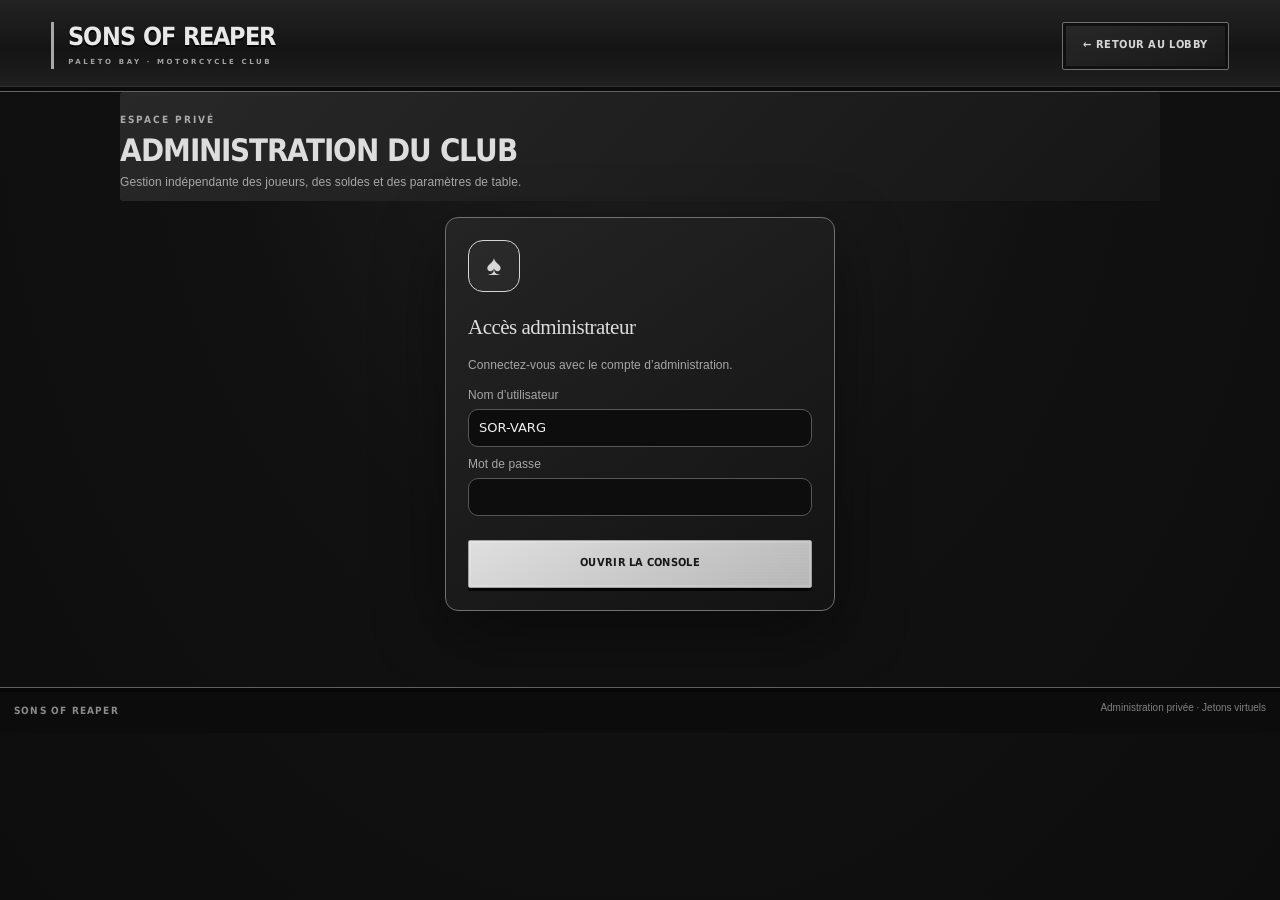
<file: app/admin.html>
<!doctype html>
<html lang="fr"><head><meta charset="utf-8"><meta name="viewport" content="width=device-width,initial-scale=1"><meta name="theme-color" content="#09090b"><meta name="mobile-web-app-capable" content="yes"><meta name="apple-mobile-web-app-capable" content="yes"><meta name="apple-mobile-web-app-status-bar-style" content="black-translucent"><meta name="apple-mobile-web-app-title" content="Sons of Reaper"><link rel="manifest" href="./manifest.webmanifest"><link rel="preload" href="./club-heading.woff" as="font" type="font/woff" crossorigin><title>Administration — Sons of Reaper</title><link rel="stylesheet" href="./style.css?v=sor-1.2.0"><link rel="stylesheet" href="./sor-theme.css?v=sor-1.2.0">
<link rel="stylesheet" href="./club-ui.css?v=sor-1.2.0">
<link rel="stylesheet" href="./roulette.css?v=sor-1.2.0"></head>
<body class="admin-page"><header class="top admin-top"><a class="brand" href="./index.html"><span class="sor-wordmark"><strong>SONS OF REAPER</strong><small>PALETO BAY · MOTORCYCLE CLUB</small></span><span class="brand-subtitle"><small>CLUB · BACK OFFICE</small></span></a><a class="button ghost" href="./index.html">← Retour au lobby</a></header>
<main class="admin-main"><section class="admin-hero"><p class="eyebrow">ESPACE PRIVÉ</p><h1>Administration du club</h1><p>Gestion indépendante des joueurs, des soldes et des paramètres de table.</p></section><div id="adminNotice" role="status"></div>
<section id="adminLoginCard" class="admin-login-card"><div class="admin-card-icon">♠</div><h2>Accès administrateur</h2><p class="muted">Connectez-vous avec le compte d’administration.</p><form id="adminLoginForm"><label>Nom d’utilisateur<input name="username" value="SOR-VARG" autocomplete="username" required></label><label>Mot de passe<input name="password" type="password" autocomplete="current-password" required></label><button class="button wide" type="submit">Ouvrir la console</button></form></section>
<section id="adminConsole" class="hidden"><div class="admin-toolbar"><div><p class="eyebrow">TABLEAU DE BORD</p><h2>Console du club</h2></div><button id="adminLogout" class="button ghost" type="button">Déconnexion</button></div>
<section class="admin-section"><h3>Paramètres des tables</h3><form id="settingsForm" class="settings-grid"><label>Tables actives<input name="active_tables" type="number" min="1" max="6" required></label><label>Petite blinde (mise minimale)<input name="min_bet" type="number" min="1" max="10000" required></label><p class="muted settings-note">La grosse blinde vaut le double. Le changement s’applique à la prochaine main.</p><p class="muted settings-note">Aucun plafond de mise : le bouton « Tapis » permet de miser tous les jetons disponibles.</p><button class="button" type="submit">Enregistrer les paramètres</button></form></section>
<section class="admin-section"><div class="admin-toolbar"><div><p class="eyebrow">MAINTENANCE</p><h3>Réinitialiser les tables</h3><p class="muted">Réinitialiser conserve les joueurs assis. Vider retire tous les joueurs de la table.</p></div></div><div id="adminTableTools" class="admin-table-tools"></div></section><section class="admin-section"><div class="admin-toolbar"><div><p class="eyebrow">COMPTES</p><h3>Joueurs et soldes</h3></div><span class="admin-count" id="userCount">0 comptes</span></div><label class="admin-search-wrap" for="adminUserSearch"><span aria-hidden="true">⌕</span><input id="adminUserSearch" type="search" placeholder="Rechercher un compte ou pseudonyme…" autocomplete="off" aria-label="Rechercher un compte"></label><p id="adminSearchEmpty" class="muted admin-search-empty" hidden>Aucun compte ne correspond à cette recherche.</p><div id="adminUsers" class="admin-users"></div></section></section></main><footer>SONS OF REAPER <span>Administration privée · Jetons virtuels</span></footer><script src="./admin.js?v=sor-1.2.0" defer></script><script src="./sw-register.js?v=sor-1.2.0" defer></script></body></html>
</file>
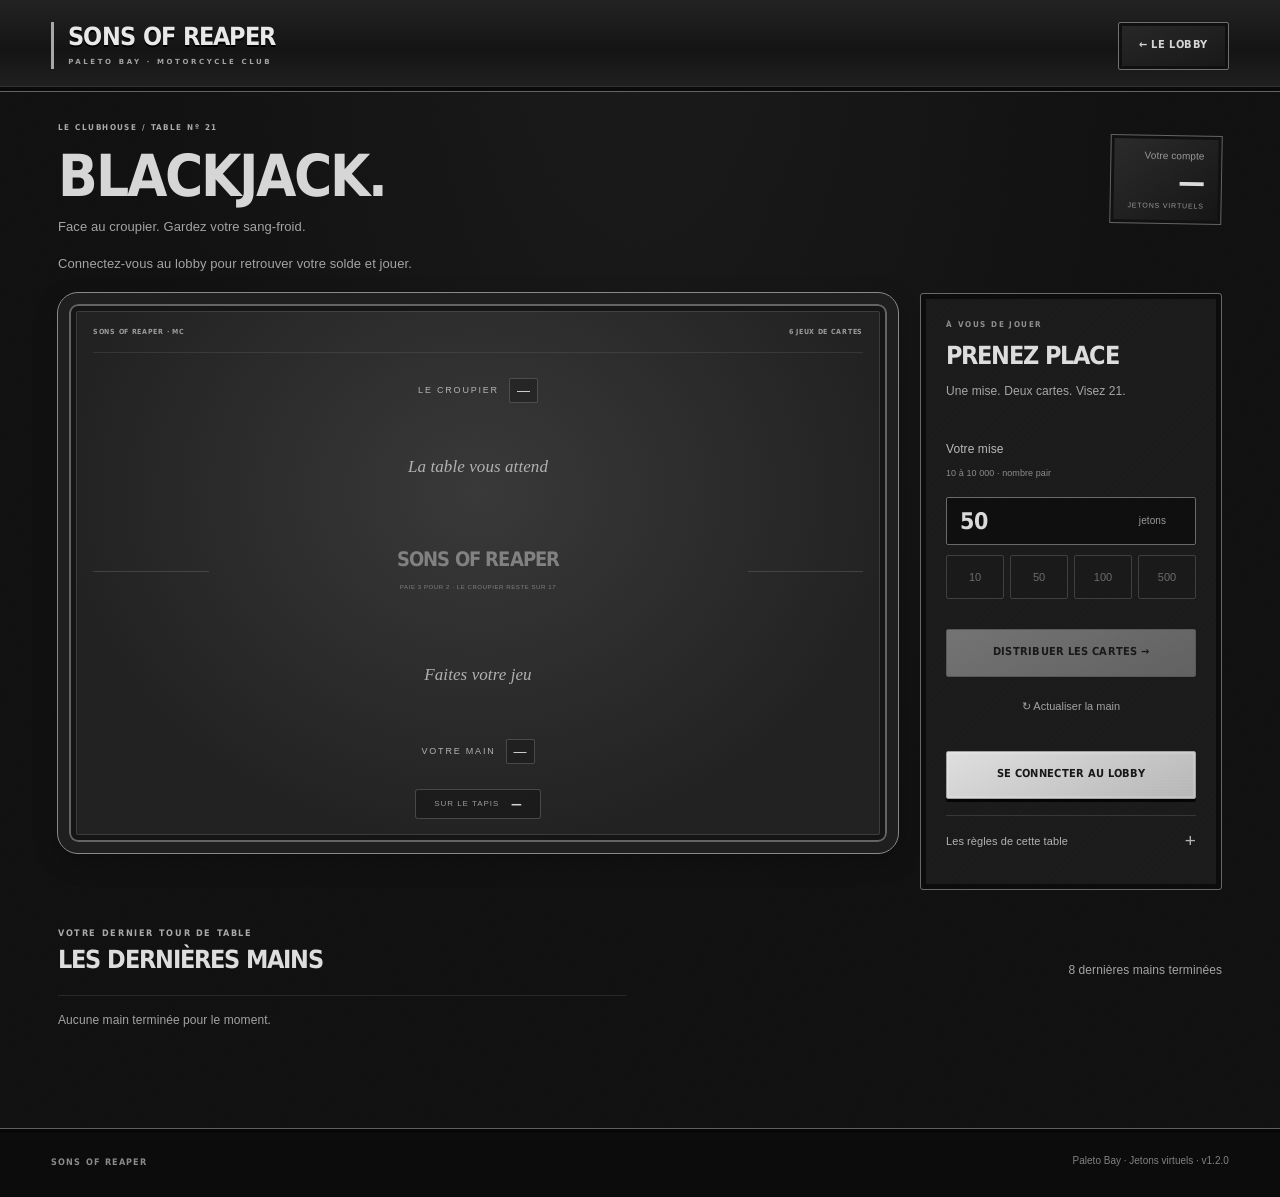
<file: app/blackjack.html>
<!doctype html>
<html lang="fr" data-sor-build="1.2.0-sor-roulette">
<head><meta charset="utf-8"><meta name="viewport" content="width=device-width,initial-scale=1,viewport-fit=cover"><meta name="theme-color" content="#101111"><link rel="manifest" href="./manifest.webmanifest"><link rel="preload" href="./club-heading.woff" as="font" type="font/woff" crossorigin><title>Blackjack — Sons of Reaper</title><link rel="stylesheet" href="./style.css?v=sor-1.2.0"><link rel="stylesheet" href="./sor-theme.css?v=sor-1.2.0"><link rel="stylesheet" href="./club-ui.css?v=sor-1.2.0"><link rel="stylesheet" href="./roulette.css?v=sor-1.2.0"></head>
<body class="bj-page">
<header class="top"><a class="brand" href="./index.html"><span class="sor-wordmark"><strong>SONS OF REAPER</strong><small>PALETO BAY · MOTORCYCLE CLUB</small></span></a><a class="button ghost" href="./index.html">← Le lobby</a></header>
<main class="bj-main">
<div class="bj-heading"><div><p class="eyebrow">LE CLUBHOUSE / TABLE Nº 21</p><h1>Blackjack.</h1><p class="muted">Face au croupier. Gardez votre sang-froid.</p></div><div class="bj-wallet"><span id="bjName">Votre compte</span><strong id="bjBalance">—</strong><small>JETONS VIRTUELS</small></div></div>
<p id="bjMessage" class="bj-message" role="status" aria-live="polite">Préparation de la table…</p>
<div class="bj-layout">
<section class="bj-table" aria-label="Table de blackjack">
 <div class="bj-table-label"><span>SONS OF REAPER · MC</span><span>6 JEUX DE CARTES</span></div>
 <div class="bj-hand-zone"><div class="bj-hand-label">LE CROUPIER <span id="bjDealerTotal" class="bj-score">—</span></div><div id="bjDealer" class="bj-cards" aria-label="Cartes du croupier"><span class="bj-empty">La table vous attend</span></div></div>
 <div class="bj-table-center" aria-hidden="true"><span>♠</span><strong>SONS OF REAPER</strong><small>PAIE 3 POUR 2 · LE CROUPIER RESTE SUR 17</small></div>
 <div class="bj-hand-zone"><div id="bjPlayer" class="bj-cards" aria-label="Vos cartes"><span class="bj-empty">Faites votre jeu</span></div><div class="bj-hand-label">VOTRE MAIN <span id="bjPlayerTotal" class="bj-score">—</span></div></div>
 <div class="bj-stake">SUR LE TAPIS <strong id="bjStake">—</strong></div>
</section>
<aside class="bj-controls" aria-label="Vos actions">
 <p class="eyebrow">À VOUS DE JOUER</p><h2 id="bjPhase">Prenez place</h2>
 <p id="bjResult" class="bj-result" aria-live="polite">Une mise. Deux cartes. Visez 21.</p>
 <form id="bjBetForm"><label for="bjBet">Votre mise <small>10 à 10 000 · nombre pair</small></label><div class="bj-bet-input"><input id="bjBet" type="number" min="10" max="10000" step="2" value="50" inputmode="numeric" required><span>jetons</span></div><div class="bj-presets" aria-label="Mises rapides"><button type="button" data-bet="10">10</button><button type="button" data-bet="50">50</button><button type="button" data-bet="100">100</button><button type="button" data-bet="500">500</button></div><button class="button wide" id="bjDeal" type="submit" disabled>Distribuer les cartes →</button></form>
 <div id="bjActions" class="bj-actions" hidden><button class="button" id="bjHit" type="button">+ Carte</button><button class="button ghost" id="bjStand" type="button">Rester</button><button class="button ghost wide" id="bjDouble" type="button">Doubler la mise</button></div>
 <button class="button ghost wide" id="bjRetry" type="button" hidden>Reprendre la demande</button><button class="bj-sync" id="bjRefresh" type="button">↻ Actualiser la main</button>
 <a id="bjLogin" class="button wide" href="./index.html" hidden>Se connecter au lobby</a><p id="bjAccess" class="muted tiny"></p>
 <details class="bj-rules"><summary>Les règles de cette table</summary><p>Battez le croupier sans dépasser 21. L’as vaut 1 ou 11, les figures 10. Le croupier tire jusqu’à 16 et reste sur tous les 17.</p><p>Blackjack naturel : gain de 3:2. Autre victoire : 1:1. Égalité : mise rendue. Doubler ajoute une mise identique, donne une seule carte puis termine votre tour. Disponible avec vos deux premières cartes, si le solde suffit.</p><p>6 jeux mélangés à chaque main. Pas de séparation des paires ni d’assurance. Une seule partie à la fois entre poker et blackjack. Votre main est conservée si vous quittez la page.</p><p>Jetons virtuels, sans valeur monétaire.</p></details>
</aside></div>
<section class="bj-history"><div class="section-head"><div><p class="eyebrow">VOTRE DERNIER TOUR DE TABLE</p><h2>Les dernières mains</h2></div><span class="muted tiny">8 dernières mains terminées</span></div><ol id="bjHistory"><li class="muted">Votre historique apparaîtra ici.</li></ol></section>
</main><footer>SONS OF REAPER <span>Paleto Bay · Jetons virtuels · v1.2.0</span></footer><script src="./blackjack.js?v=sor-1.2.0" defer></script><script src="./sw-register.js?v=sor-1.2.0" defer></script></body></html>
</file>
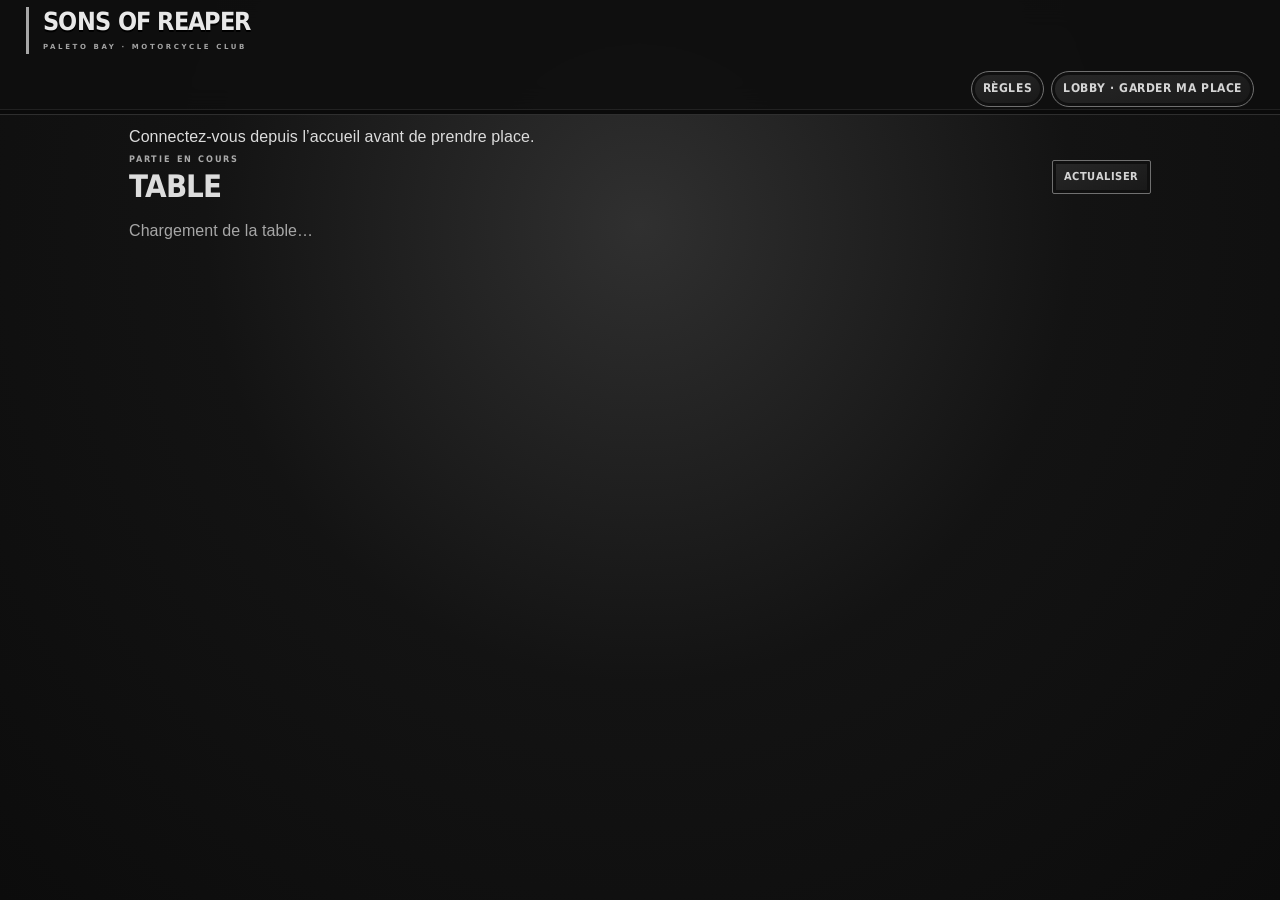
<file: app/game.html>
<!doctype html>
<html lang="fr"><head><meta charset="utf-8"><meta name="viewport" content="width=device-width,initial-scale=1,viewport-fit=cover"><meta name="theme-color" content="#09090b"><meta name="mobile-web-app-capable" content="yes"><meta name="apple-mobile-web-app-capable" content="yes"><meta name="apple-mobile-web-app-status-bar-style" content="black-translucent"><meta name="apple-mobile-web-app-title" content="Sons of Reaper"><link rel="manifest" href="./manifest.webmanifest"><link rel="preload" href="./club-heading.woff" as="font" type="font/woff" crossorigin><title>À la table — Sons of Reaper</title><link rel="stylesheet" href="./style.css?v=sor-1.2.0"><link rel="stylesheet" href="./sor-theme.css?v=sor-1.2.0">
<link rel="stylesheet" href="./club-ui.css?v=sor-1.2.0">
<link rel="stylesheet" href="./roulette.css?v=sor-1.2.0"></head>
<body class="game-page">
<header class="top game-top"><a class="brand" href="./index.html"><span class="sor-wordmark"><strong>SONS OF REAPER</strong><small>PALETO BAY · MOTORCYCLE CLUB</small></span><span class="brand-subtitle"><small>CLUB · À LA TABLE</small></span></a><div class="game-top-actions"><span id="gameUser"></span><a class="button ghost" href="./rules.html">Règles</a><a class="button ghost" href="./index.html" title="Revenir au lobby sans quitter votre siège">Lobby · garder ma place</a></div></header>
<main class="game-main"><div id="gameNotice" role="status"></div><div class="game-heading"><div><p class="eyebrow">PARTIE EN COURS</p><h1 id="gameTitle">Table</h1></div><button class="button ghost" id="refreshGame">Actualiser</button></div>
<div id="gameTableRoot"><p class="muted">Chargement de la table…</p></div>
<section id="gameActionRoot" class="game-action-root"></section></main>
<dialog id="handDialog" class="hand-dialog"><button class="dialog-x" id="closeHand" aria-label="Fermer">×</button><p class="eyebrow">VOTRE MAIN PRIVÉE</p><h2>Vos deux cartes</h2><div id="popupCards" class="popup-cards"></div><p class="muted">Ces cartes sont visibles uniquement depuis votre compte.</p></dialog>
<dialog id="resultDialog" class="hand-dialog result-dialog"><button class="dialog-x" id="closeResult" aria-label="Fermer">×</button><p class="eyebrow">SONS OF REAPER</p><h2 id="resultTitle">Résultat de la main</h2><p id="resultMessage" class="result-message"></p><p id="resultWinners" class="muted"></p><button class="button" id="resultContinue">Continuer</button></dialog>
<dialog id="leaveDialog" class="leave-dialog"><div class="leave-dialog-mark" aria-hidden="true">♠</div><p class="eyebrow">SONS OF REAPER</p><h2>Quitter cette table ?</h2><p class="leave-dialog-copy">Vous allez libérer votre place. Si une main est en cours, votre départ pourra être pris en compte à la fin de celle-ci.</p><div class="leave-dialog-actions"><button type="button" class="button ghost" id="cancelLeave">Annuler</button><button type="button" class="button leave-confirm" id="confirmLeave">Quitter la table</button></div></dialog>
<script src="./game.js?v=sor-1.2.0" defer></script><script src="./sw-register.js?v=sor-1.2.0" defer></script></body></html>
</file>
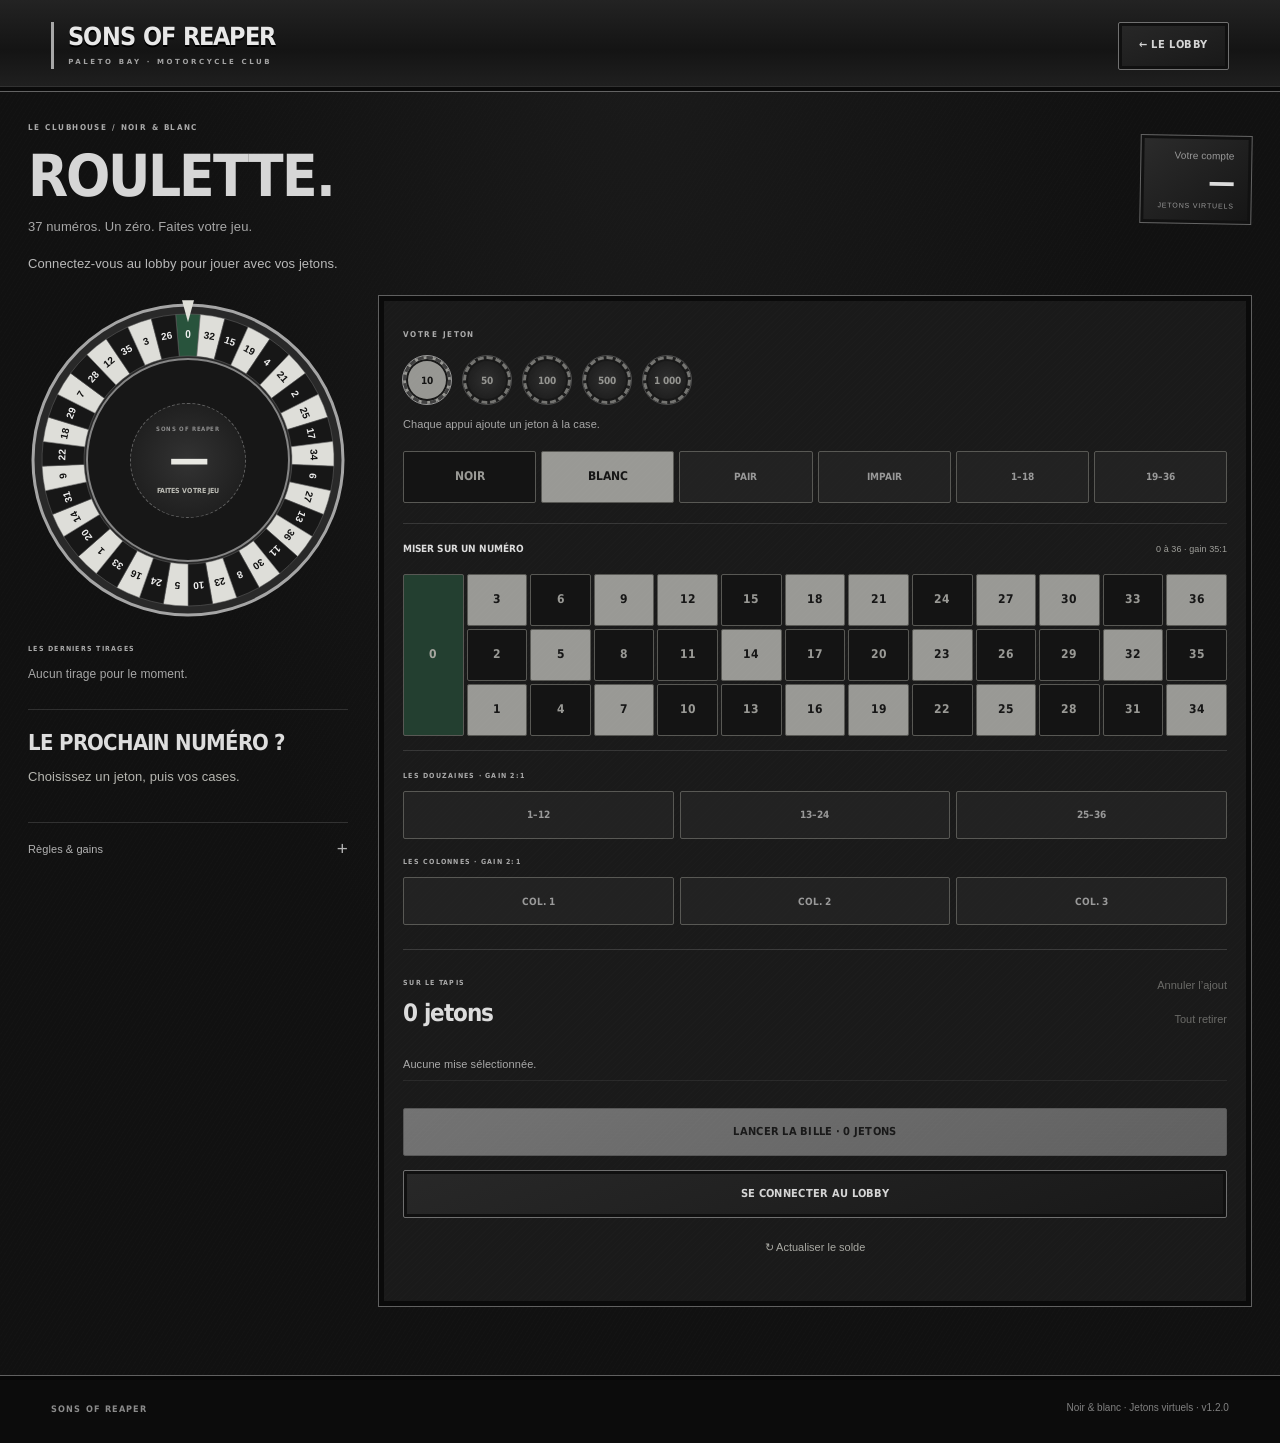
<file: app/roulette.html>
<!doctype html>
<html lang="fr" data-sor-build="1.2.0-sor-roulette"><head><meta charset="utf-8"><meta name="viewport" content="width=device-width,initial-scale=1,viewport-fit=cover"><meta name="theme-color" content="#111111"><link rel="manifest" href="./manifest.webmanifest"><link rel="preload" href="./club-heading.woff" as="font" type="font/woff" crossorigin><title>Roulette noir & blanc — Sons of Reaper</title><link rel="stylesheet" href="./style.css?v=sor-1.2.0"><link rel="stylesheet" href="./sor-theme.css?v=sor-1.2.0"><link rel="stylesheet" href="./club-ui.css?v=sor-1.2.0"><link rel="stylesheet" href="./roulette.css?v=sor-1.2.0"></head>
<body class="rl-page"><header class="top"><a class="brand" href="./index.html"><span class="sor-wordmark"><strong>SONS OF REAPER</strong><small>PALETO BAY · MOTORCYCLE CLUB</small></span></a><a class="button ghost" href="./index.html">← Le lobby</a></header>
<main class="rl-main"><div class="bj-heading"><div><p class="eyebrow">LE CLUBHOUSE / NOIR & BLANC</p><h1>ROULETTE.</h1><p class="muted">37 numéros. Un zéro. Faites votre jeu.</p></div><div class="bj-wallet"><span id="rlName">Votre compte</span><strong id="rlBalance">—</strong><small>JETONS VIRTUELS</small></div></div><p id="rlMessage" class="rl-message" role="status" aria-live="polite">Préparation de la table…</p>
<div class="rl-layout"><aside class="rl-wheel-panel"><div class="rl-wheel" id="rlWheel" aria-label="Roue européenne, 37 cases"><span class="rl-pointer" aria-hidden="true"></span><div id="rlWheelArt" aria-hidden="true"></div><div class="rl-hub"><small>SONS OF REAPER</small><strong id="rlNumber">—</strong><span id="rlColor">FAITES VOTRE JEU</span></div></div><div class="rl-last"><p class="eyebrow">LES DERNIERS TIRAGES</p><div id="rlRecent" aria-label="Vos dix derniers tirages"><span class="muted tiny">Aucun tirage pour le moment.</span></div></div><div class="rl-result" aria-live="polite"><h2 id="rlResultTitle">Le prochain numéro ?</h2><p id="rlResult">Choisissez un jeton, puis vos cases.</p><p id="rlReturn"></p></div><details class="bj-rules"><summary>Règles & gains</summary><p>Roulette européenne à un seul zéro. Le blanc remplace le rouge habituel : 18 numéros blancs et 18 noirs. Le zéro reste vert.</p><p>Numéro plein : gain 35:1. Couleur, pair/impair et moitié : 1:1. Douzaine et colonne : 2:1. La mise gagnante est également rendue. Au zéro, toutes les mises extérieures perdent ; seul le numéro 0 gagne.</p><p>Jetons par multiples de 10. Total de 10 à 10 000 jetons par tirage. Plusieurs cases peuvent être jouées ensemble. Pas de cheval, carré, transversale, partage ni prison à cette table.</p><p>Terminez le blackjack ou quittez votre siège de poker avant de jouer. Le tirage et les gains sont validés par le serveur, avec vos jetons virtuels sans valeur monétaire.</p></details></aside>
<section class="rl-betting" aria-label="Tapis de mise"><div class="rl-chip-picker"><span class="eyebrow">VOTRE JETON</span><div class="rl-chips" role="group" aria-label="Valeur du jeton"><button type="button" data-chip="10" aria-pressed="true">10</button><button type="button" data-chip="50" aria-pressed="false">50</button><button type="button" data-chip="100" aria-pressed="false">100</button><button type="button" data-chip="500" aria-pressed="false">500</button><button type="button" data-chip="1000" aria-pressed="false">1 000</button></div><p class="tiny muted">Chaque appui ajoute un jeton à la case.</p></div>
<div id="rlOutside" class="rl-outside" aria-label="Couleurs, parité et moitiés"></div>
<details id="rlNumbersPanel" class="rl-number-panel" open><summary>Miser sur un numéro <span>0 à 36 · gain 35:1</span></summary><div id="rlNumbers" class="rl-numbers" aria-label="Numéros de la roulette"></div></details>
<div class="rl-group"><p class="eyebrow">LES DOUZAINES · GAIN 2:1</p><div id="rlDozens" class="rl-three"></div></div><div class="rl-group"><p class="eyebrow">LES COLONNES · GAIN 2:1</p><div id="rlColumns" class="rl-three"></div></div>
<div class="rl-ticket"><div class="rl-ticket-head"><div><span class="eyebrow">SUR LE TAPIS</span><strong id="rlStake">0 jeton</strong></div><div><button id="rlUndo" class="rl-link" type="button">Annuler l’ajout</button><button id="rlClear" class="rl-link" type="button">Tout retirer</button></div></div><ul id="rlSelections"><li class="muted tiny">Aucune mise sélectionnée.</li></ul><button id="rlSpin" class="button wide" type="button" disabled>Lancer la bille</button><button id="rlRetry" class="button ghost wide" type="button" hidden>Reprendre la demande</button><a id="rlLogin" class="button ghost wide" href="./index.html" hidden>Se connecter au lobby</a><button id="rlRefresh" class="bj-sync" type="button">↻ Actualiser le solde</button><p id="rlAccess" class="muted tiny"></p></div></section></div></main><footer>SONS OF REAPER <span>Noir & blanc · Jetons virtuels · v1.2.0</span></footer><script src="./roulette.js?v=sor-1.2.0" defer></script><script src="./sw-register.js?v=sor-1.2.0" defer></script></body></html>
</file>
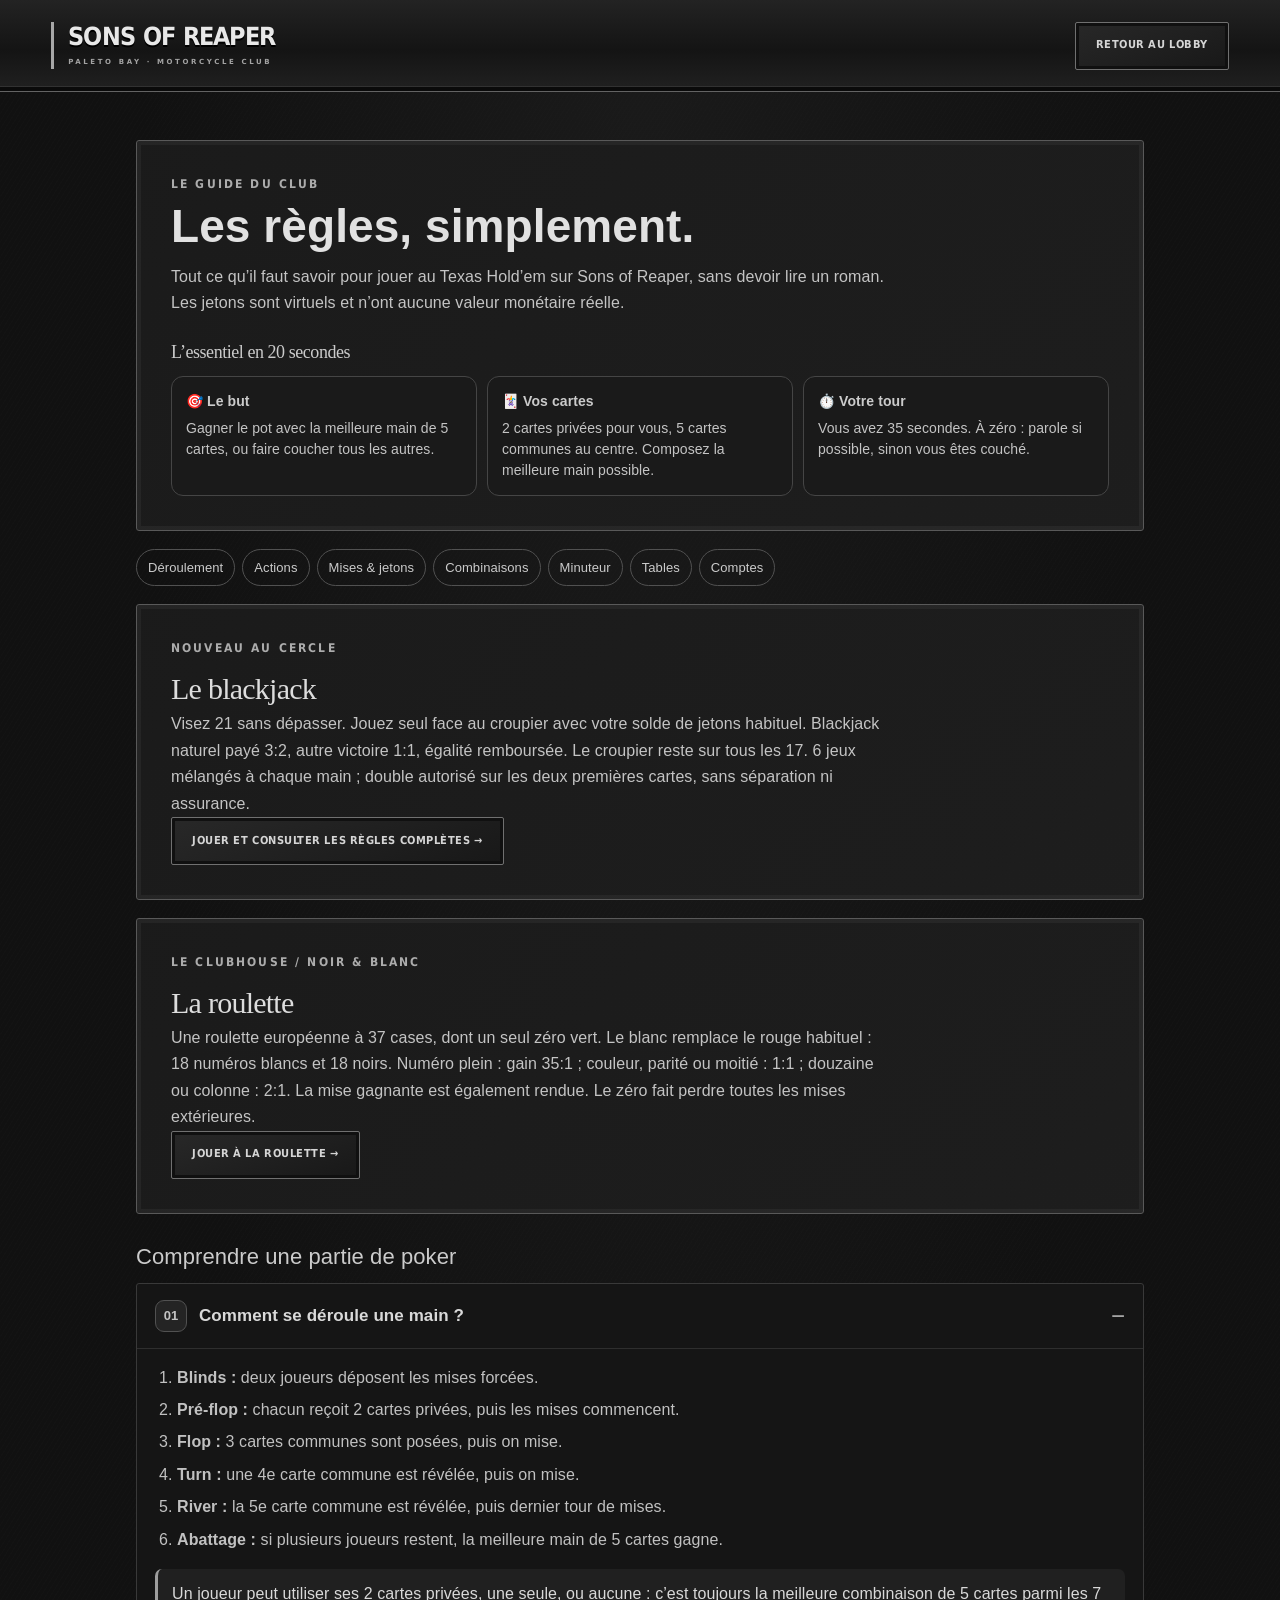
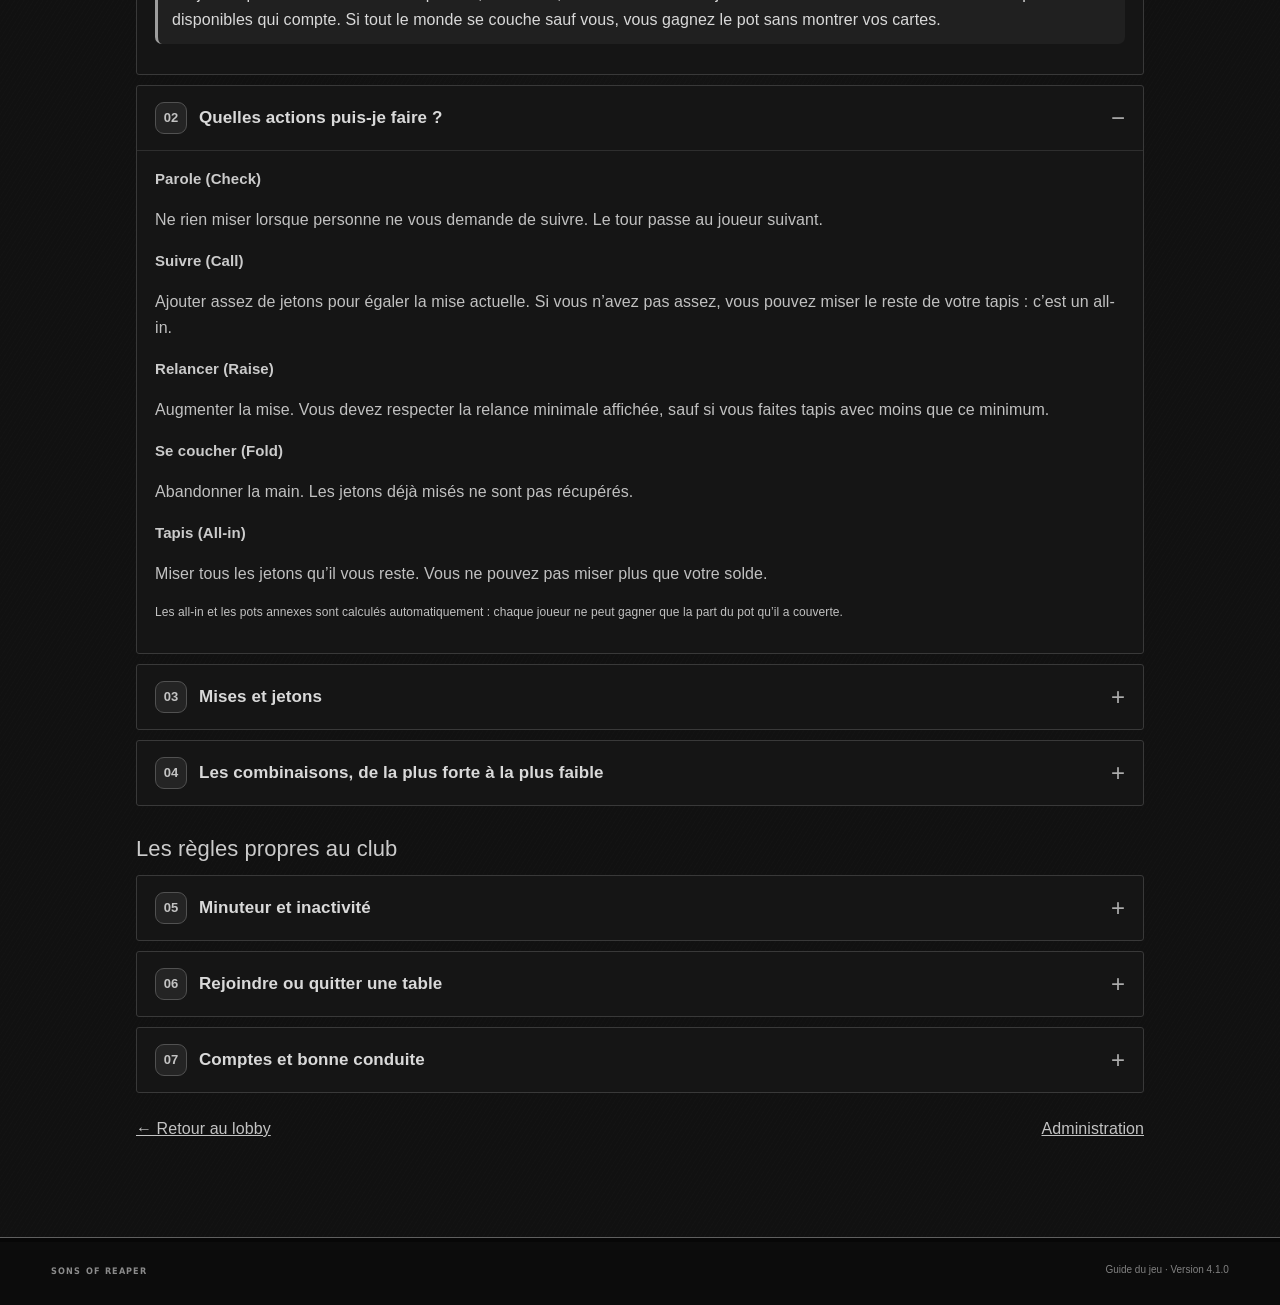
<file: app/rules.html>
<!doctype html>
<html lang="fr">
<head>
<meta charset="utf-8"><meta name="viewport" content="width=device-width,initial-scale=1,viewport-fit=cover"><meta name="theme-color" content="#09090b"><meta name="mobile-web-app-capable" content="yes"><meta name="apple-mobile-web-app-capable" content="yes"><meta name="apple-mobile-web-app-status-bar-style" content="black-translucent"><meta name="apple-mobile-web-app-title" content="Sons of Reaper"><link rel="manifest" href="./manifest.webmanifest"><link rel="preload" href="./club-heading.woff" as="font" type="font/woff" crossorigin><title>Règles du jeu — Sons of Reaper</title><link rel="stylesheet" href="./style.css?v=sor-1.2.0">
<style>
.rules-page{max-width:1040px;margin:0 auto;padding:clamp(16px,3vw,30px) 16px 52px}.rules-hero{position:relative;padding:clamp(20px,4vw,34px);border:1px solid #595959;border-radius:18px;background:linear-gradient(135deg,rgba(27,27,27,.97),rgba(30,30,30,.94));box-shadow:inset 0 0 0 4px rgba(157,157,157,.08);margin:18px 0}.rules-hero .eyebrow{letter-spacing:.18em;font-size:12px;font-weight:800;color:#acacac;margin:0 0 8px}.rules-hero h1{font-size:clamp(30px,6vw,46px);line-height:1.08;margin:0 0 12px;color:#e1e1e1}.rules-hero>p:not(.eyebrow){max-width:720px;line-height:1.65;color:#c4c4c4;margin:0}.quick-title{font-size:18px;color:#cbcbcb;margin:22px 0 10px}.quick-grid{display:grid;grid-template-columns:repeat(3,minmax(0,1fr));gap:10px}.quick-card{padding:14px;border-radius:12px;border:1px solid #454545;background:#1a1a1a;min-width:0}.quick-card b{display:block;color:#cbcbcb;font-size:14px;margin-bottom:6px}.quick-card p{margin:0;color:#c4c4c4;font-size:14px;line-height:1.5}.rules-nav{display:flex;gap:7px;flex-wrap:wrap;margin:18px 0}.rules-nav a{color:#cbcbcb;text-decoration:none;border:1px solid #515151;border-radius:999px;padding:8px 11px;font-size:13px}.rules-nav a:focus-visible,.rules-footer a:focus-visible,summary:focus-visible{outline:2px solid #cbcbcb;outline-offset:3px}.rules-section-title{font-size:22px;margin:26px 0 10px;color:#cbcbcb}.rules-chapter{background:#151515;border:1px solid #393939;border-radius:14px;margin:10px 0;overflow:hidden;scroll-margin-top:16px}.rules-chapter summary{display:flex;align-items:center;gap:12px;cursor:pointer;list-style:none;padding:16px 18px;color:#d9d9d9;font-size:17px;font-weight:750}.rules-chapter summary::-webkit-details-marker{display:none}.rules-chapter summary:after{content:'+';margin-left:auto;color:#acacac;font-size:24px;font-weight:400;line-height:1}.rules-chapter[open] summary:after{content:'−'}.chapter-num{display:inline-grid;place-items:center;flex:0 0 32px;width:32px;height:32px;border-radius:9px;background:#242424;border:1px solid #515151;color:#c3c3c3;font-size:13px}.chapter-body{padding:0 18px 18px;border-top:1px solid #2e2e2e}.chapter-body p,.chapter-body li{line-height:1.65;color:#c1c1c1}.chapter-body ul,.chapter-body ol{padding-left:22px}.chapter-body li{margin:6px 0}.chapter-body h3{font-size:15px;color:#cbcbcb;margin:17px 0 5px}.rules-callout{padding:12px 14px;border-left:3px solid #9d9d9d;background:#202020;border-radius:7px;color:#d9d9d9;line-height:1.6;margin:12px 0}.rank-list{display:grid;grid-template-columns:repeat(2,minmax(0,1fr));gap:8px;padding:0!important;list-style:none;counter-reset:none}.rank-list li{margin:0;background:#1d1d1d;border:1px solid #393939;border-radius:9px;padding:10px 12px}.rank-list b{display:block;color:#cbcbcb;margin-bottom:3px}.rules-footer{display:flex;justify-content:space-between;gap:12px;flex-wrap:wrap;margin-top:24px}.rules-footer a{color:#c3c3c3}.fine-print{font-size:12px;color:#979797;line-height:1.5}.rules-page footer{margin-top:28px}@media(max-width:680px){.quick-grid{grid-template-columns:1fr}.quick-card{display:grid;grid-template-columns:110px 1fr;gap:8px;align-items:start}.quick-card b{margin:0}.rank-list{grid-template-columns:1fr}.rules-chapter summary{padding:14px;font-size:16px}.chapter-body{padding:0 14px 15px}.rules-hero{border-radius:14px}}@media(orientation:landscape) and (max-height:520px){.rules-page{padding-top:8px}.rules-hero{margin:8px 0;padding:16px 20px}.rules-nav{margin:10px 0}.quick-grid{grid-template-columns:repeat(3,minmax(0,1fr))}.quick-card{display:block}.rules-chapter summary{padding:10px 14px}.chapter-body{padding-bottom:12px}}
</style><link rel="stylesheet" href="./sor-theme.css?v=sor-1.2.0">
<link rel="stylesheet" href="./club-ui.css?v=sor-1.2.0">
<link rel="stylesheet" href="./roulette.css?v=sor-1.2.0"></head>
<body>
<header class="top"><div class="top-left"><a class="brand" href="./index.html"><span class="sor-wordmark"><strong>SONS OF REAPER</strong><small>PALETO BAY · MOTORCYCLE CLUB</small></span><span class="brand-subtitle"><small>CLUB · TEXAS HOLD’EM</small></span></a></div><div class="top-right"><a class="button ghost" href="./index.html#tables">Retour au lobby</a></div></header>
<main class="rules-page">
<section class="rules-hero"><p class="eyebrow">LE GUIDE DU CLUB</p><h1>Les règles, simplement.</h1><p>Tout ce qu’il faut savoir pour jouer au Texas Hold’em sur Sons of Reaper, sans devoir lire un roman. Les jetons sont virtuels et n’ont aucune valeur monétaire réelle.</p>
<h2 class="quick-title">L’essentiel en 20 secondes</h2><div class="quick-grid"><div class="quick-card"><b>🎯 Le but</b><p>Gagner le pot avec la meilleure main de 5 cartes, ou faire coucher tous les autres.</p></div><div class="quick-card"><b>🃏 Vos cartes</b><p>2 cartes privées pour vous, 5 cartes communes au centre. Composez la meilleure main possible.</p></div><div class="quick-card"><b>⏱️ Votre tour</b><p>Vous avez 35 secondes. À zéro : parole si possible, sinon vous êtes couché.</p></div></div></section>
<nav class="rules-nav" aria-label="Accès rapide aux règles"><a href="#deroulement">Déroulement</a><a href="#actions">Actions</a><a href="#mises">Mises & jetons</a><a href="#combinaisons">Combinaisons</a><a href="#minuteur">Minuteur</a><a href="#tables">Tables</a><a href="#comptes">Comptes</a></nav>
<section class="rules-hero"><p class="eyebrow">NOUVEAU AU CERCLE</p><h2>Le blackjack</h2><p>Visez 21 sans dépasser. Jouez seul face au croupier avec votre solde de jetons habituel. Blackjack naturel payé 3:2, autre victoire 1:1, égalité remboursée. Le croupier reste sur tous les 17. 6 jeux mélangés à chaque main ; double autorisé sur les deux premières cartes, sans séparation ni assurance.</p><p><a class="button ghost" href="./blackjack.html">Jouer et consulter les règles complètes →</a></p></section><section class="rules-hero"><p class="eyebrow">LE CLUBHOUSE / NOIR & BLANC</p><h2>La roulette</h2><p>Une roulette européenne à 37 cases, dont un seul zéro vert. Le blanc remplace le rouge habituel : 18 numéros blancs et 18 noirs. Numéro plein : gain 35:1 ; couleur, parité ou moitié : 1:1 ; douzaine ou colonne : 2:1. La mise gagnante est également rendue. Le zéro fait perdre toutes les mises extérieures.</p><p><a class="button ghost" href="./roulette.html">Jouer à la roulette →</a></p></section><p class="rules-section-title">Comprendre une partie de poker</p>
<details class="rules-chapter" id="deroulement" open><summary><span class="chapter-num">01</span> Comment se déroule une main ?</summary><div class="chapter-body"><ol><li><b>Blinds :</b> deux joueurs déposent les mises forcées.</li><li><b>Pré-flop :</b> chacun reçoit 2 cartes privées, puis les mises commencent.</li><li><b>Flop :</b> 3 cartes communes sont posées, puis on mise.</li><li><b>Turn :</b> une 4e carte commune est révélée, puis on mise.</li><li><b>River :</b> la 5e carte commune est révélée, puis dernier tour de mises.</li><li><b>Abattage :</b> si plusieurs joueurs restent, la meilleure main de 5 cartes gagne.</li></ol><div class="rules-callout">Un joueur peut utiliser ses 2 cartes privées, une seule, ou aucune : c’est toujours la meilleure combinaison de 5 cartes parmi les 7 disponibles qui compte. Si tout le monde se couche sauf vous, vous gagnez le pot sans montrer vos cartes.</div></div></details>
<details class="rules-chapter" id="actions" open><summary><span class="chapter-num">02</span> Quelles actions puis-je faire ?</summary><div class="chapter-body"><h3>Parole (Check)</h3><p>Ne rien miser lorsque personne ne vous demande de suivre. Le tour passe au joueur suivant.</p><h3>Suivre (Call)</h3><p>Ajouter assez de jetons pour égaler la mise actuelle. Si vous n’avez pas assez, vous pouvez miser le reste de votre tapis : c’est un all-in.</p><h3>Relancer (Raise)</h3><p>Augmenter la mise. Vous devez respecter la relance minimale affichée, sauf si vous faites tapis avec moins que ce minimum.</p><h3>Se coucher (Fold)</h3><p>Abandonner la main. Les jetons déjà misés ne sont pas récupérés.</p><h3>Tapis (All-in)</h3><p>Miser tous les jetons qu’il vous reste. Vous ne pouvez pas miser plus que votre solde.</p><p class="fine-print">Les all-in et les pots annexes sont calculés automatiquement : chaque joueur ne peut gagner que la part du pot qu’il a couverte.</p></div></details>
<details class="rules-chapter" id="mises"><summary><span class="chapter-num">03</span> Mises et jetons</summary><div class="chapter-body"><ul><li>Votre solde est constitué de jetons virtuels. La petite blinde est fixée par le manager ; la grosse blinde vaut le double. Un joueur qui n’a plus de jetons libère sa place en fin de main ; le manager peut le recréditer pour qu’il reprenne place.</li><li>Selon les commandes disponibles, les boutons permettent de suivre, checker, se coucher ou choisir une relance prédéfinie : minimum, demi-pot, pot ou tapis.</li><li>Le serveur vérifie que votre action et le montant sont légaux. Le montant affiché dans l’interface ne garantit pas qu’une relance soit autorisée.</li><li>Vous ne pouvez ni emprunter ni miser des jetons que vous ne possédez pas.</li><li>Les jetons de départ et les éventuels crédits dépendent de la configuration du club. Pour en obtenir, suivez les indications de l’équipe.</li></ul><div class="rules-callout">Une mise est refusée ? Vérifiez le montant à suivre, la relance minimale et votre solde.</div></div></details>
<details class="rules-chapter" id="combinaisons"><summary><span class="chapter-num">04</span> Les combinaisons, de la plus forte à la plus faible</summary><div class="chapter-body"><ol class="rank-list"><li><b>Quinte flush royale</b>10, Valet, Dame, Roi, As de la même couleur.</li><li><b>Quinte flush</b>5 cartes qui se suivent, de la même couleur.</li><li><b>Carré</b>4 cartes de même valeur.</li><li><b>Full</b>Un brelan + une paire.</li><li><b>Couleur</b>5 cartes de la même couleur, pas forcément consécutives.</li><li><b>Quinte</b>5 cartes qui se suivent, de couleurs quelconques.</li><li><b>Brelan</b>3 cartes de même valeur.</li><li><b>Double paire</b>2 paires différentes.</li><li><b>Paire</b>2 cartes de même valeur.</li><li><b>Carte haute</b>Aucune combinaison : la carte la plus haute compte.</li></ol><div class="rules-callout">Si deux joueurs ont la même catégorie de combinaison, les valeurs des cartes puis les cartes d’appoint (« kickers ») départagent les mains. Si elles sont parfaitement identiques, le pot est partagé lorsque le moteur le permet.</div></div></details>
<p class="rules-section-title">Les règles propres au club</p>
<details class="rules-chapter" id="minuteur"><summary><span class="chapter-num">05</span> Minuteur et inactivité</summary><div class="chapter-body"><ul><li><b>35 secondes par tour.</b> Le compte à rebours s’affiche quand c’est à vous de jouer.</li><li><b>À zéro :</b> le jeu fait parole si aucune mise n’est à suivre ; sinon, il vous couche automatiquement.</li><li><b>Délai dépassé :</b> vous êtes retiré de la table à la fin de la main, pour libérer la place, sauf si vous jouez volontairement avant cette fin. Ce n’est pas un bannissement.</li><li><b>Table inactive 10 minutes :</b> elle est prévue pour être vidée et réinitialisée. Si une main est interrompue, les mises doivent être traitées par la procédure de réinitialisation.</li></ul><p class="fine-print">Le nettoyage de table est appliqué lors des requêtes adressées au serveur : il ne s’agit pas d’un processus permanent indépendant des visites.</p></div></details>
<details class="rules-chapter" id="tables"><summary><span class="chapter-num">06</span> Rejoindre ou quitter une table</summary><div class="chapter-body"><ul><li>Choisissez une table disponible dans le lobby et rejoignez-la.</li><li>Une table accueille jusqu’à 5 joueurs selon sa configuration ; les places occupées sont indiquées dans le lobby.</li><li>Vous pouvez rejoindre une partie en cours, mais vous ne jouerez normalement qu’à la main suivante.</li><li><b>Une seule table à la fois :</b> quittez votre table actuelle avant d’en rejoindre une autre.</li><li>Si une table est désactivée ou bloquée, elle peut être inaccessible. L’équipe d’administration peut intervenir en cas de problème.</li></ul></div></details>
<details class="rules-chapter" id="comptes"><summary><span class="chapter-num">07</span> Comptes et bonne conduite</summary><div class="chapter-body"><ul><li>Utilisez votre propre compte et ne partagez pas votre mot de passe.</li><li>Choisissez un pseudonyme approprié et une image que vous avez le droit d’utiliser.</li><li>Ne perturbez pas volontairement les parties, n’exploitez pas les bugs et n’utilisez pas plusieurs comptes pour fausser le jeu.</li><li>Les jetons sont virtuels : ils n’ont aucune valeur monétaire et ne sont pas échangeables contre de l’argent.</li><li>Pour signaler un bug, indiquez le nom de la table, l’heure et le message affiché.</li></ul></div></details>
<div class="rules-footer"><a href="./index.html#tables">← Retour au lobby</a><a href="./admin.html">Administration</a></div>
</main><footer>SONS OF REAPER <span>Guide du jeu · Version 4.1.0</span></footer>
<script src="./sw-register.js?v=sor-1.2.0" defer></script></body></html>
</file>
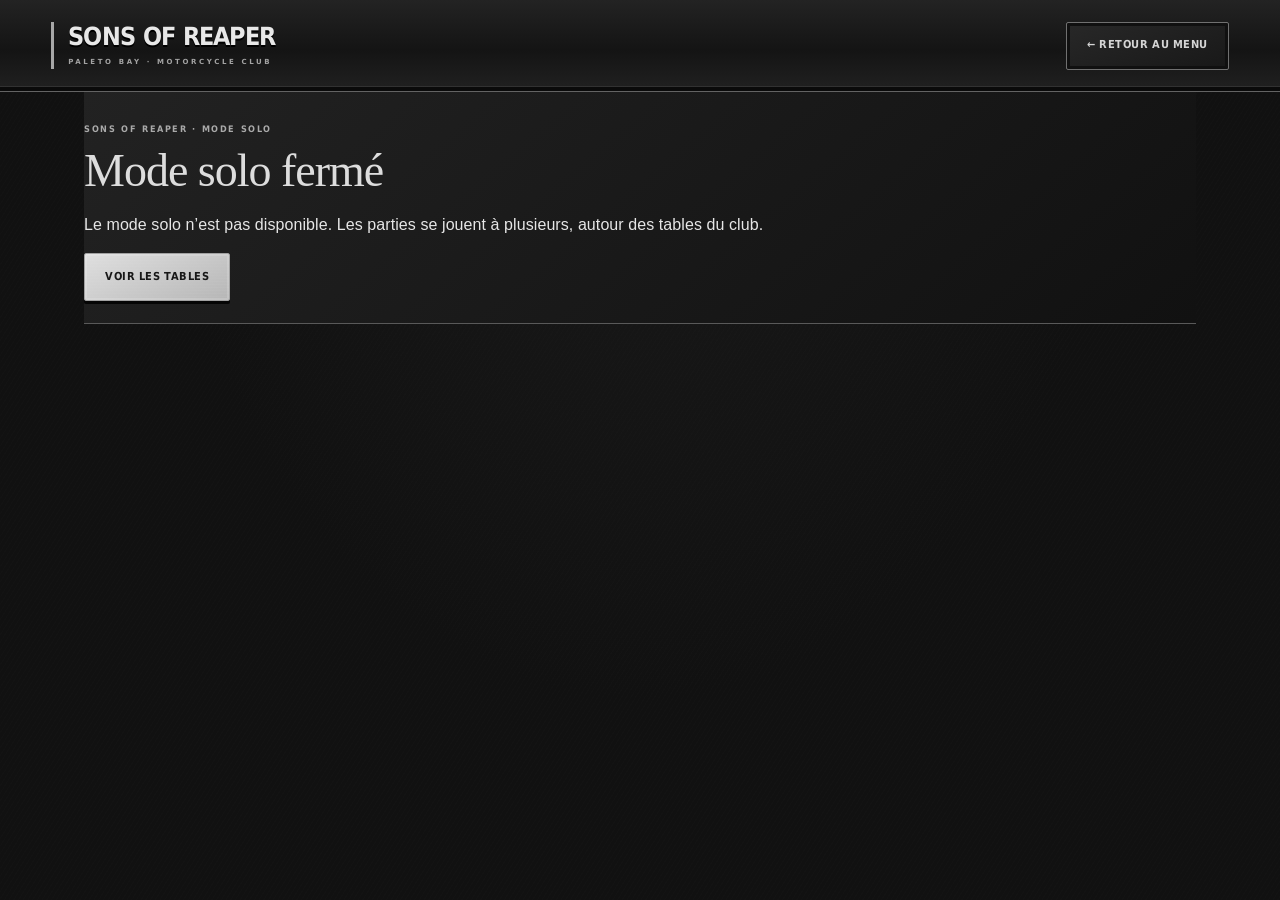
<file: app/solo.html>
<!doctype html>
<html lang="fr">
<head>
<meta charset="utf-8"><meta name="viewport" content="width=device-width,initial-scale=1"><meta name="theme-color" content="#09090b"><meta name="mobile-web-app-capable" content="yes"><meta name="apple-mobile-web-app-capable" content="yes"><meta name="apple-mobile-web-app-status-bar-style" content="black-translucent"><meta name="apple-mobile-web-app-title" content="Sons of Reaper"><link rel="manifest" href="./manifest.webmanifest">
<link rel="preload" href="./club-heading.woff" as="font" type="font/woff" crossorigin><title>Mode solo fermé — Sons of Reaper</title><meta name="robots" content="noindex"><link rel="stylesheet" href="./style.css?v=sor-1.2.0">
<link rel="stylesheet" href="./sor-theme.css?v=sor-1.2.0">
<link rel="stylesheet" href="./club-ui.css?v=sor-1.2.0">
<link rel="stylesheet" href="./roulette.css?v=sor-1.2.0"></head>
<body class="tables-page solo-closed">
<header class="top tables-top"><a class="brand" href="./index.html"><span class="sor-wordmark"><strong>SONS OF REAPER</strong><small>PALETO BAY · MOTORCYCLE CLUB</small></span><span class="brand-subtitle"><small>CLUB · TEXAS HOLD’EM</small></span></a><a class="button ghost" href="./index.html">← Retour au menu</a></header>
<main class="tables-main"><section class="tables-page-heading"><p class="eyebrow">SONS OF REAPER · MODE SOLO</p><h1>Mode solo fermé</h1><p>Le mode solo n’est pas disponible. Les parties se jouent à plusieurs, autour des tables du club.</p><p><a class="button" href="./index.html">Voir les tables</a></p></section></main>
<script src="./sw-register.js?v=sor-1.2.0" defer></script></body></html>
</file>
<file: app/style.css>
:root{color-scheme:dark;--bg:#121212;--panel:#1b1b1b;--panel2:#242424;--gold:#a9a9a9;--cream:#e3e3e3;--muted:#a6a6a6;--green:#393939;--line:#464646}*{box-sizing:border-box}body{margin:0;background:radial-gradient(ellipse at top,#2b2b2b 0,#121212 55%);color:var(--cream);font:16px/1.5 Georgia,"Times New Roman",serif}.top{height:84px;display:flex;align-items:center;justify-content:space-between;padding:0 max(5vw,20px);border-bottom:1px solid var(--line);background:#101010f2;gap:16px}.brand{display:flex;align-items:center;gap:12px;text-decoration:none;color:var(--gold);letter-spacing:2px}.brand b{display:block;font-size:18px}.brand small{display:block;font-size:10px;letter-spacing:3px;color:var(--muted)}.brand-mark{font-size:34px}.button{border:1px solid var(--gold);border-radius:4px;background:linear-gradient(#b4b4b4,#808080);color:#141414;font-weight:bold;padding:10px 16px;cursor:pointer;font-family:inherit}.button:hover{filter:brightness(1.1)}.ghost{background:transparent;color:var(--gold)}#accountBar{display:flex;gap:8px;flex-wrap:wrap}main{max-width:1160px;margin:auto;padding:0 24px 60px}.hero{padding:70px 0 48px;border-bottom:1px solid var(--line);margin-bottom:36px}.eyebrow{color:var(--gold);font:11px/1.4 Arial,sans-serif;letter-spacing:3px;font-weight:bold;margin:0 0 10px}.hero h1{font-size:clamp(38px,7vw,68px);line-height:1.05;margin:0 0 14px;font-weight:normal}.hero>p:not(.eyebrow){color:var(--muted);max-width:540px}.hero-stats{display:flex;gap:28px;flex-wrap:wrap;margin-top:28px;color:var(--muted);font:12px Arial,sans-serif;text-transform:uppercase;letter-spacing:1px}.hero-stats b{color:var(--gold);font-size:19px;display:block}.section-head{display:flex;justify-content:space-between;align-items:center;gap:18px;margin:24px 0}.section-head h2,h2{font-size:30px;font-weight:normal;margin:0}.muted{color:var(--muted)}.tables{display:grid;grid-template-columns:repeat(3,minmax(0,1fr));gap:16px}.table-card{position:relative;overflow:hidden;border:1px solid var(--line);background:linear-gradient(140deg,#272727,#181818);padding:20px;border-radius:5px;min-height:205px}.table-card:before{content:"";position:absolute;inset:auto -30px -60px auto;width:180px;height:180px;border:16px solid #ffffff08;border-radius:50%;pointer-events:none}.table-card h3{margin:0 0 5px;font-size:21px;font-weight:normal}.table-card p{margin:4px 0;color:var(--muted);font-size:14px}.felt{height:70px;margin:15px 0;background:radial-gradient(ellipse,#4d4d4d,#272727);border:5px solid #505050;border-radius:50%;display:flex;align-items:center;justify-content:center;color:#bfbfbf;font-size:24px;box-shadow:inset 0 0 14px #00000088}.table-card .button{position:relative;width:100%}.panel{margin:32px 0;padding:24px;background:#181818;border:1px solid var(--line);border-radius:5px}.hidden{display:none!important}label{display:flex;flex-direction:column;gap:7px;color:var(--muted);font:13px Arial,sans-serif;margin:10px 0}input{background:#0d0d0d;border:1px solid #4f4f4f;border-radius:3px;color:var(--cream);padding:12px;font:16px Georgia,serif;min-width:0}input:focus{outline:1px solid var(--gold)}.profile-grid,.settings-grid{display:grid;grid-template-columns:repeat(2,minmax(0,1fr));gap:10px}.balance{color:var(--gold)}#notice{margin:10px 0;color:var(--gold);min-height:0}#notice:empty{display:none}dialog{background:#1b1b1b;color:var(--cream);border:1px solid var(--gold);border-radius:5px;width:min(420px,calc(100% - 30px));padding:28px;box-shadow:0 20px 100px #000000bb}dialog::backdrop{background:#000000bb}dialog form{display:flex;flex-direction:column}.close{align-self:flex-end;background:none;border:0;color:var(--gold);font-size:26px;cursor:pointer}.wide{width:100%;margin-top:14px}.tiny{font-size:12px;cursor:pointer}.loading{color:var(--muted)}.seat-list{display:flex;gap:8px;flex-wrap:wrap;margin:12px 0}.seat{padding:8px 12px;background:#242424;border:1px solid #545454;border-radius:4px}.cards{display:flex;gap:8px;flex-wrap:wrap;margin:12px 0}.playing-card{background:#ebebeb;color:#191919;padding:12px 10px;border-radius:4px;font:bold 20px Georgia;min-width:42px;text-align:center}.playing-card.red{color:#4f4f4f}.action-row{display:flex;gap:8px;flex-wrap:wrap;margin-top:14px}.action-row input{width:100px}footer{border-top:1px solid var(--line);padding:24px 5vw;color:var(--gold);font-size:12px;letter-spacing:2px;display:flex;justify-content:space-between;gap:12px;flex-wrap:wrap}footer span{color:var(--muted);letter-spacing:0}@media(max-width:760px){.tables{grid-template-columns:repeat(2,minmax(0,1fr))}.hero{padding-top:48px}.top{height:auto;min-height:76px;padding:14px 18px;align-items:flex-start;flex-direction:column}.profile-grid,.settings-grid{grid-template-columns:1fr}}@media(max-width:480px){main{padding:0 16px 40px}.tables{grid-template-columns:1fr}.section-head{align-items:flex-start}.hero-stats{gap:18px}.panel{padding:17px}}
/* v1.7 — profil en fenêtre modale, ergonomique sur mobile */
.profile-dialog{width:min(480px,calc(100% - 24px));max-height:min(88dvh,760px);overflow:auto;padding:clamp(18px,4vw,28px);border-radius:14px;background:linear-gradient(155deg,#202020,#121212);box-shadow:0 24px 90px #000000cc}
.profile-modal-head{display:flex;align-items:flex-start;justify-content:space-between;gap:12px;margin-bottom:18px}
.profile-modal-head h2{font-size:clamp(26px,7vw,32px)}
.profile-modal-head .close{padding:0 4px;line-height:1}
.profile-balance-card{padding:18px;border:1px solid #5a5a5a;border-radius:10px;background:linear-gradient(135deg,#303030,#1f1f1f);margin:0 0 18px}
.profile-balance-label{display:block;font:11px/1.4 Arial,sans-serif;letter-spacing:2px;color:#bebebe}
.profile-balance-card strong{display:block;color:#d6d6d6;font-size:clamp(30px,9vw,40px);font-weight:normal;line-height:1.25;margin:6px 0}
.profile-balance-card p{margin:4px 0 0;color:#c8c8c8;font:14px/1.45 Arial,sans-serif}
.profile-dialog .profile-grid{display:grid;grid-template-columns:1fr;gap:4px}
.profile-dialog label{font-size:14px;margin:8px 0}
.profile-dialog input{width:100%;min-height:48px;border-radius:7px}
.profile-dialog .wide{min-height:48px;margin-top:12px}
.profile-dialog .button{border-radius:7px}
#accountBar .button{white-space:nowrap}
@media(max-width:480px){
  .top{gap:12px}
  #accountBar{width:100%;display:grid;grid-template-columns:repeat(2,minmax(0,1fr));gap:8px}
  #accountBar .button{padding:11px 8px;font-size:14px;min-width:0}
  .profile-dialog{width:calc(100% - 18px);max-height:calc(100dvh - 24px);padding:18px;border-radius:14px}
  .profile-balance-card{padding:15px}
  .profile-dialog .button{font-size:15px}
}

/* v1.8 — club UI refresh, clear navigation and independent manager console */
:root{--bg:#0e0e0e;--panel:#1a1a1a;--panel2:#242424;--gold:#b9b9b9;--cream:#ebebeb;--muted:#a8a8a8;--line:#4c4c4c;--green:#414141}
body{background:radial-gradient(ellipse at 50% -10%,#363636 0,#191919 36%,#0e0e0e 76%);font-family:system-ui,-apple-system,"Segoe UI",sans-serif;letter-spacing:.01em}
.top{min-height:82px;height:auto;backdrop-filter:blur(14px);box-shadow:0 8px 28px #00000033}.top-left{display:flex;align-items:center;gap:14px;min-width:0}.brand{gap:10px;letter-spacing:1.6px}.brand-mark{display:grid;place-items:center;width:44px;height:44px;border:1px solid #969696;border-radius:50%;font-size:25px;background:linear-gradient(145deg,#2b2b2b,#111111);box-shadow:inset 0 0 0 3px #a9a9a918}.brand b{font-size:16px;letter-spacing:2.4px}.brand small{letter-spacing:2px}.button{border-radius:8px;transition:transform .16s ease,filter .16s ease,box-shadow .16s ease;box-shadow:0 4px 14px #00000022;font-family:inherit}.button:hover{transform:translateY(-1px);box-shadow:0 7px 18px #00000044}.button:active{transform:translateY(0)}.ghost{box-shadow:none;border-color:#606060}#accountBar{align-items:center}.account-summary{display:flex;flex-direction:column;justify-content:center;line-height:1.3;padding:0 8px}.account-summary b{color:var(--cream);font-size:14px}.account-summary small{color:var(--gold);font-size:12px}.profile-shortcut{font-size:13px}.hero{position:relative;padding:clamp(46px,7vw,88px) 0 52px;border-bottom:1px solid #54545422}.hero:after{content:"♠";position:absolute;right:5%;top:25px;font-size:clamp(110px,22vw,250px);line-height:1;color:#b9b9b908;pointer-events:none}.hero h1{font-family:Georgia,serif;letter-spacing:-1.8px}.hero>p:not(.eyebrow){font-size:17px;line-height:1.7}.hero-stats span{border-left:2px solid #868686;padding-left:13px}.section-head h2,h2{letter-spacing:-.5px}.table-card{border:1px solid #5c5c5c88;border-radius:14px;background:linear-gradient(145deg,#252525eF,#131313f5);padding:22px;box-shadow:0 14px 30px #00000022;transition:transform .2s,border-color .2s,box-shadow .2s}.table-card:hover{transform:translateY(-3px);border-color:#a9a9a9;box-shadow:0 20px 38px #00000044}.table-card h3{font-family:Georgia,serif;font-size:23px}.table-card p{line-height:1.5}.felt{border-radius:50%;border:6px solid #5a5a5a;box-shadow:inset 0 0 22px #00000088,0 4px 10px #00000033;height:78px}.panel{border-radius:14px;background:linear-gradient(145deg,#1e1e1e,#121212);border-color:#5c5c5c88;box-shadow:0 18px 48px #00000033}input{border-radius:8px;border-color:#595959;min-height:46px;font-family:inherit}input:focus{outline:2px solid #b9b9b955;border-color:var(--gold)}#notice{padding:0 2px;font-size:14px}.seat{border-radius:8px;padding:9px 13px}.playing-card{border-radius:7px;box-shadow:0 3px 8px #00000033}.top .admin-link{text-decoration:none;display:inline-flex;align-items:center}
.admin-page{min-height:100vh}.admin-top{padding-inline:max(5vw,20px)}.admin-main{max-width:1080px}.admin-hero{padding:54px 0 28px}.admin-hero h1{font:normal clamp(32px,5vw,52px)/1.1 Georgia,serif;margin:0 0 12px;letter-spacing:-1px}.admin-hero>p:last-child{color:var(--muted);max-width:600px}.admin-login-card{max-width:440px;margin:24px auto 60px;padding:clamp(22px,5vw,36px);border:1px solid #707070;border-radius:18px;background:linear-gradient(145deg,#242424,#131313);box-shadow:0 24px 70px #00000066}.admin-card-icon{width:52px;height:52px;display:grid;place-items:center;border:1px solid var(--gold);border-radius:15px;color:var(--gold);font-size:28px;margin-bottom:20px;background:#a9a9a90d}.admin-login-card h2{margin-bottom:6px}.admin-login-card form{margin-top:20px}.admin-toolbar{display:flex;align-items:center;justify-content:space-between;gap:14px;margin:28px 0 18px}.admin-toolbar h2{font:normal clamp(28px,4vw,38px)/1.15 Georgia,serif}.admin-section{padding:clamp(16px,3vw,26px);margin:20px 0;border:1px solid #57575788;border-radius:15px;background:linear-gradient(145deg,#1f1f1f,#131313);box-shadow:0 14px 32px #00000022}.admin-section h3{font:normal 23px Georgia,serif;margin:0 0 14px}.admin-count,.chip-count{font-size:12px;color:var(--gold);background:#a9a9a912;border:1px solid #a9a9a935;border-radius:100px;padding:6px 10px;white-space:nowrap}.admin-users{display:grid;grid-template-columns:repeat(2,minmax(0,1fr));gap:12px}.admin-user{min-width:0;border:1px solid #4f4f4f;border-radius:12px;padding:15px;background:#0d0d0daa}.admin-user-title{display:flex;justify-content:space-between;align-items:center;gap:8px;margin-bottom:8px}.admin-user-title strong{overflow-wrap:anywhere}.admin-user-fields{display:grid;grid-template-columns:1fr 1fr;gap:4px 10px}.admin-user-fields label:last-child{grid-column:1/-1}.admin-user .button{width:100%;margin-top:8px}.admin-page footer{margin-top:45px}
@media(max-width:760px){.top{padding:12px 18px;flex-direction:row;align-items:center}.top-left{flex-wrap:wrap;gap:8px}.brand b{font-size:14px}.brand small{font-size:9px}.brand-mark{width:38px;height:38px;font-size:22px}#accountBar{justify-content:flex-end;width:auto;display:flex}.profile-shortcut{padding:9px}.admin-top .button{font-size:12px;padding:9px 10px}.admin-users{grid-template-columns:1fr}.admin-hero{padding-top:38px}}
@media(max-width:520px){.top{align-items:flex-start;flex-direction:column}.top-left{width:100%;justify-content:space-between}.top-left .brand{flex:1}#accountBar{width:100%;display:grid;grid-template-columns:1fr 1fr}.account-summary{padding:6px 2px}.admin-top{flex-direction:row;align-items:center}.admin-top .brand small{letter-spacing:1px}.admin-top .button{white-space:nowrap}.admin-user-fields{grid-template-columns:1fr}.admin-user-fields label:last-child{grid-column:auto}.admin-toolbar{align-items:flex-start}.admin-section{padding:15px}.hero:after{right:0;top:35px}.hero h1{max-width:90%}}

/* v1.9 — genuine poker-table layout, seat avatars, private cards and action controls */
.poker-table-wrap{width:100%;overflow:hidden;padding:22px 0 10px}.poker-table{position:relative;isolation:isolate;min-height:510px;width:min(100%,940px);margin:0 auto;display:flex;align-items:center;justify-content:center}.table-rail{position:absolute;inset:70px 8%;border-radius:50%;background:linear-gradient(145deg,#727272,#292929 45%,#909090);box-shadow:0 22px 30px #00000077,inset 0 0 0 5px #1b1b1b,inset 0 0 0 9px #b2b2b2;transform:perspective(850px) rotateX(8deg);z-index:-2}.table-felt{position:relative;width:72%;height:330px;border-radius:50%;background:radial-gradient(ellipse at 50% 38%,#565656 0,#3d3d3d 56%,#262626 100%);border:3px solid #3a3a3a;box-shadow:inset 0 0 0 2px #ffffff12,inset 0 0 36px #141414,0 4px 0 #363636;display:flex;flex-direction:column;align-items:center;justify-content:center;gap:12px;color:#e9e9e9}.table-brand{position:absolute;top:20px;font:700 11px/1.3 Georgia,serif;letter-spacing:4px;color:#d7d7d78c;text-align:center}.table-brand small{display:block;letter-spacing:5px;font-size:8px}.pot-display{display:flex;align-items:center;gap:9px;border:1px solid #c3c3c366;background:#161616a8;border-radius:999px;padding:6px 15px}.pot-display span,.pot-display small{font:700 9px Arial,sans-serif;letter-spacing:2px;color:#c4c4c4}.pot-display strong{font:700 22px Georgia,serif;color:#f1f1f1}.community-cards{display:flex;justify-content:center;gap:clamp(3px,1vw,10px);min-height:72px;align-items:center}.community-cards .playing-card{width:clamp(32px,5.2vw,54px);min-width:0;padding:11px 0;font-size:clamp(17px,2.6vw,27px)}.board-placeholder{font-size:clamp(14px,2vw,23px);letter-spacing:clamp(1px,1vw,9px);color:#d8d8d86e}.street-label{font:600 11px Arial,sans-serif;letter-spacing:1px;color:#d4d4d4;text-align:center;padding:0 12px}.hand-result{max-width:90%;text-align:center;font-size:13px;color:#e4e4e4;background:#161616aa;border-radius:8px;padding:6px 10px}.poker-seat{position:absolute;z-index:2;display:flex;flex-direction:column;align-items:center;gap:3px;min-width:116px;max-width:165px;padding:9px 10px;border:1px solid #666666;border-radius:12px;background:linear-gradient(145deg,#242424f5,#121212f5);box-shadow:0 8px 20px #00000077;text-align:center}.seat-pos-0{left:50%;bottom:0;transform:translateX(-50%)}.seat-pos-1{left:1%;bottom:90px}.seat-pos-2{left:8%;top:5px}.seat-pos-3{right:8%;top:5px}.seat-pos-4{right:1%;bottom:90px}.seat-avatar{width:42px;height:42px;border-radius:50%;display:grid;place-items:center;overflow:hidden;background:linear-gradient(145deg,#6d6d6d,#262626);border:2px solid #b5b5b5;color:#f1f1f1;font-size:20px;font-weight:700}.seat-avatar img{width:100%;height:100%;object-fit:cover}.seat-name{font-size:13px;font-weight:750;max-width:100%;overflow-wrap:anywhere}.seat-name small{display:inline-block;font:700 8px Arial,sans-serif;letter-spacing:1px;color:#d7d7d7}.seat-stack{font-size:11px;color:#cbcbcb}.seat-cards{display:flex;gap:3px;min-height:29px;align-items:center}.seat-cards .playing-card{min-width:22px;width:23px;padding:4px 0;font-size:13px;border-radius:4px}.card-back{background:repeating-linear-gradient(45deg,#424242,#424242 4px,#e1e1e1 4px,#e1e1e1 6px)!important;color:#2a2a2a!important;border:2px solid #e1e1e1}.is-turn{border-color:#d4d4d4;box-shadow:0 0 0 2px #b9b9b955,0 8px 25px #00000088}.is-turn:after{content:"";position:absolute;inset:-4px;border:1px solid #c5c5c5;border-radius:15px;pointer-events:none}.is-you{background:linear-gradient(145deg,#393939,#212121);border-color:#848484}.is-folded{opacity:.55}.folded-label{font:700 9px Arial,sans-serif;color:#b3b3b3;letter-spacing:1px}.turn-marker{font:800 9px Arial,sans-serif;letter-spacing:1.5px;color:#e4e4e4}.mobile-game-summary{display:flex;justify-content:space-between;gap:10px;padding:10px 13px;border-radius:9px;background:#161616;border:1px solid #4b4b4b;font-size:12px;color:var(--muted)}.mobile-game-summary b{color:#cccccc}.player-action-panel{margin-top:18px;padding:clamp(14px,3vw,22px);border:1px solid #5a5a5a;border-radius:14px;background:linear-gradient(145deg,#212121,#121212)}.your-hand-title{display:flex;align-items:center;justify-content:space-between;gap:10px;color:var(--gold);font-size:11px;font-weight:800;letter-spacing:2px}.your-hand-title span{font-size:10px;color:var(--muted);letter-spacing:.5px}.your-hole-cards{display:flex;gap:8px;margin:12px 0}.your-hole-cards .playing-card{min-width:54px;width:clamp(52px,12vw,70px);font-size:28px;padding:16px 0;border-radius:8px}.turn-instruction{color:var(--muted);font-size:14px}.poker-actions{align-items:stretch}.poker-actions>.button{flex:1;min-height:46px}.button.danger{background:linear-gradient(#474747,#2d2d2d);color:#ededed;border-color:#6f6f6f}.raise-control{display:flex;gap:6px;flex:1.2;min-width:190px}.raise-control input{width:50%;min-width:0}.raise-control button{flex:1;white-space:nowrap}.gold-action{background:linear-gradient(#c7c7c7,#909090)}.waiting-turn{margin-top:15px;padding:14px;border-radius:9px;background:#121212;border:1px solid #4c4c4c;color:var(--muted)}.waiting-turn strong{color:var(--gold)}.table-secondary-actions{border-top:1px solid #ffffff12;padding-top:14px}.table-secondary-actions .button{font-size:13px}
@media(max-width:640px){.poker-table-wrap{padding:8px 0 0;overflow:visible}.poker-table{min-height:480px;width:100%;margin:0 auto}.table-rail{inset:95px 0 100px;border-width:7px;transform:perspective(700px) rotateX(5deg)}.table-felt{width:88%;height:250px;gap:9px}.table-brand{top:15px;font-size:8px;letter-spacing:2px}.table-brand small{font-size:7px}.pot-display{padding:5px 10px;gap:6px}.pot-display strong{font-size:18px}.pot-display span,.pot-display small{font-size:8px}.community-cards{min-height:55px;gap:3px}.community-cards .playing-card{width:clamp(29px,9vw,42px);font-size:clamp(16px,4.6vw,21px);padding:8px 0}.street-label{font-size:9px;max-width:95%}.poker-seat{min-width:88px;max-width:112px;padding:6px 6px;border-radius:9px}.seat-pos-0{bottom:0}.seat-pos-1{left:0;bottom:112px}.seat-pos-2{left:0;top:0}.seat-pos-3{right:0;top:0}.seat-pos-4{right:0;bottom:112px}.seat-avatar{width:31px;height:31px;font-size:15px}.seat-name{font-size:10px}.seat-stack{font-size:9px}.seat-cards .playing-card{width:17px;min-width:17px;font-size:10px}.turn-marker{font-size:8px}.mobile-game-summary{font-size:11px}.poker-actions{display:grid;grid-template-columns:1fr 1fr}.raise-control{grid-column:1/-1;min-width:0}.raise-control input{width:45%}.your-hole-cards .playing-card{min-width:48px;font-size:25px;padding:12px 0}.hand-result{font-size:11px}}


/* v2.0 — immersive mobile table */
.capacity-picker{display:flex;align-items:center;gap:8px;color:var(--muted);margin:8px 0 14px;font-size:14px}.capacity-picker select{background:#141414;color:var(--cream);border:1px solid var(--line);border-radius:8px;padding:8px}
.game-page{background:radial-gradient(ellipse at 50% 25%,#303030 0,#131313 48%,#0c0c0c 100%);min-height:100vh}.game-top{position:sticky;top:0;z-index:5;height:auto;min-height:68px;padding:12px clamp(12px,3vw,32px)}.game-top-actions{display:flex;align-items:center;gap:12px}.game-main{max-width:1100px;padding:24px 16px 50px}.game-heading{display:flex;align-items:center;justify-content:space-between;gap:12px;margin:12px 0 20px}.game-heading h1{margin:0;font-size:clamp(26px,5vw,42px)}.table-scene{position:relative;padding:clamp(24px,6vw,66px) 0 28px;overflow:hidden;min-height:460px}.oval-table{position:relative;width:min(100%,850px);height:clamp(370px,57vw,510px);margin:0 auto;border-radius:50%;background:linear-gradient(135deg,#525252,#b6b6b6 12%,#323232 17%,#393939 20%,#2b2b2b 78%,#909090 84%,#272727 90%);box-shadow:0 24px 65px #00000099,inset 0 0 0 3px #bababa,inset 0 0 0 12px #303030}.oval-rail{position:absolute;inset:3%;border-radius:50%;border:2px solid #7b7b7b;box-shadow:inset 0 0 0 4px #262626}.oval-felt{position:absolute;inset:7%;border-radius:50%;background:radial-gradient(ellipse at center,#474747,#2f2f2f 68%,#252525);box-shadow:inset 0 0 35px #121212;display:flex;flex-direction:column;align-items:center;justify-content:center;gap:clamp(8px,2vw,18px);padding:35px 10px}.felt-logo{text-align:center;letter-spacing:4px;font-size:clamp(10px,1.8vw,14px);font-weight:bold;color:#bdbdbd}.felt-logo small{display:block;letter-spacing:5px}.pot-chip{display:flex;align-items:center;gap:10px;border:1px solid #9f9f9f;background:#202020;border-radius:999px;padding:8px 18px;box-shadow:0 4px 12px #00000055}.pot-chip small{letter-spacing:2px;font-size:10px;color:#c5c5c5}.pot-chip strong{font-size:clamp(20px,3vw,30px)}.board-cards{display:flex;gap:clamp(3px,1vw,10px);justify-content:center;align-items:center;min-height:clamp(52px,8vw,86px);max-width:100%}.bw-card{width:clamp(40px,7.3vw,66px);height:clamp(58px,10vw,92px);border-radius:9px;background:linear-gradient(135deg,#f6f6f6,#dddddd);color:#141414;display:inline-flex;flex-direction:column;align-items:center;justify-content:center;box-shadow:0 4px 9px #00000055;border:1px solid #d3d3d3;font-family:Georgia,serif;font-weight:bold;font-size:clamp(21px,4vw,33px);line-height:1;flex-shrink:0}.bw-card b{font-size:.85em}.bw-card.red{color:#545454}.bw-card.small{width:31px;height:43px;border-radius:5px;font-size:17px}.card-back{background:repeating-linear-gradient(45deg,#3d3d3d 0 5px,#d7d7d7 5px 8px);color:#e9e9e9;border:2px solid #d7d7d7;text-shadow:0 1px #000000}.empty-board{font-size:clamp(11px,2vw,16px);color:#cbcbcb;text-align:center}.street-status{font-size:clamp(11px,1.7vw,15px);font-weight:bold;letter-spacing:1px;text-align:center;color:#cacaca}.immersive-seat{position:absolute;z-index:2;display:flex;flex-direction:column;align-items:center;gap:4px;min-width:112px;max-width:160px;padding:10px 12px;background:linear-gradient(145deg,#1c1c1cf5,#0e0e0ef5);border:1px solid #7a7a7a;border-radius:15px;box-shadow:0 10px 25px #00000088;text-align:center}.immersive-seat.my-seat{border:2px solid #b7b7b7;background:linear-gradient(145deg,#393939f5,#1e1e1ef5)}.immersive-seat.turn-seat{box-shadow:0 0 0 3px #c7c7c7,0 10px 25px #00000088}.seat-bottom{left:50%;bottom:-3px;transform:translateX(-50%)}.seat-top{left:50%;top:-3px;transform:translateX(-50%)}.seat-left{left:0;top:48%;transform:translateY(-50%)}.seat-right{right:0;top:48%;transform:translateY(-50%)}.seat-upper-left{left:8%;top:5%}.seat-avatar{width:37px;height:37px;border-radius:50%;display:grid;place-items:center;background:#6e6e6e;border:2px solid #b9b9b9;color:#f2f2f2;font-weight:bold;overflow:hidden}.seat-avatar img{width:100%;height:100%;object-fit:cover}.seat-player{font-size:13px;max-width:135px;overflow-wrap:anywhere}.seat-balance{font-size:12px;color:#cbcbcb}.turn-pill{font-size:9px;letter-spacing:1px;background:#b7b7b7;color:#171717;padding:2px 6px;border-radius:99px;font-weight:bold}.hand-peek{display:flex;gap:3px;background:none;border:0;padding:2px;cursor:pointer;max-width:100%}.hand-peek:disabled{cursor:default;opacity:.72}.folded-seat{opacity:.58}.game-status-strip{display:flex;align-items:center;justify-content:space-between;gap:12px;padding:14px 16px;margin:18px 0;background:#1d1d1d;border:1px solid #5a5a5a;border-radius:12px;font-size:13px}.game-status-strip span:last-child{max-width:55%;color:var(--muted);text-align:right}.game-action-root{max-width:850px;margin:18px auto}.action-bar{display:flex;flex-wrap:wrap;align-items:center;justify-content:center;gap:10px;padding:18px;background:#191919;border:1px solid var(--line);border-radius:16px}.action-prompt{width:100%;text-align:center;margin:0 0 4px}.raise-box{display:flex;align-items:center;gap:8px;font-size:12px;color:var(--muted)}.raise-box input{width:105px;background:#0e0e0e;color:var(--cream);padding:10px;border:1px solid var(--line);border-radius:8px}.waiting-banner{text-align:center;padding:20px;border:1px solid var(--line);border-radius:14px;background:#191919}.game-bottom-actions{text-align:center;margin-top:14px}.hand-dialog{position:relative;width:min(92vw,420px);border:1px solid #a9a9a9;border-radius:20px;background:linear-gradient(145deg,#202020,#111111);color:var(--cream);padding:28px;text-align:center;box-shadow:0 20px 80px #000000bb}.hand-dialog::backdrop{background:#000000bb;backdrop-filter:blur(5px)}.hand-dialog h2{margin:4px 0 20px}.popup-cards{display:flex;justify-content:center;gap:14px;padding:8px}.popup-cards .bw-card{width:100px;height:140px;font-size:48px}.dialog-x{position:absolute;right:12px;top:8px;background:none;border:0;color:var(--cream);font-size:30px;cursor:pointer}.admin-table-tools{display:grid;grid-template-columns:repeat(2,minmax(0,1fr));gap:12px}.admin-table-tool{border:1px solid var(--line);border-radius:12px;padding:14px;background:#191919}.admin-table-tool h4{margin:0 0 10px}.admin-table-tool .button{margin:4px 4px 0 0}
@media(max-width:600px){.game-top .brand b{font-size:13px}.game-top .brand small{font-size:8px;letter-spacing:1px}.game-top-actions{gap:5px;font-size:11px}.game-top-actions .button{padding:8px;font-size:12px}.game-main{padding:14px 10px 35px}.table-scene{padding:42px 0 44px;min-height:380px}.oval-table{height:clamp(300px,95vw,400px);width:100%;border-radius:50%}.oval-felt{inset:9%;padding:24px 5px;gap:10px}.immersive-seat{min-width:86px;max-width:115px;padding:7px 5px;border-radius:10px}.seat-avatar{width:29px;height:29px}.seat-player{font-size:11px}.seat-balance{font-size:10px}.seat-left{left:-1%;top:45%}.seat-right{right:-1%;top:45%}.seat-upper-left{left:1%;top:0}.seat-bottom{bottom:-7px}.seat-top{top:-7px}.board-cards{gap:3px}.bw-card{width:clamp(34px,12vw,48px);height:clamp(49px,17vw,68px);font-size:clamp(18px,6vw,25px);border-radius:6px}.bw-card.small{width:25px;height:36px;font-size:14px}.pot-chip{padding:5px 10px;gap:6px}.pot-chip strong{font-size:20px}.game-status-strip{flex-wrap:wrap;font-size:12px}.game-status-strip span:last-child{max-width:100%;text-align:left}.admin-table-tools{grid-template-columns:1fr}}

/* v2.1 — ergonomie mobile, sièges relatifs au joueur et commandes de mise */
.seat-lower-right{right:4%;bottom:3%;transform:translate(0,0)}
.seat-upper-right{right:4%;top:3%;transform:translate(0,0)}
.raise-presets{display:flex;gap:5px;flex-wrap:wrap;align-items:center}
.raise-presets button{min-height:40px;padding:7px 11px;border:1px solid #787878;border-radius:9px;background:#222222;color:#e0e0e0;font-weight:700;touch-action:manipulation}
.raise-presets button:active,.button:active{transform:scale(.98)}
.pot-chip{animation:pot-glow 3s ease-in-out infinite}
@keyframes pot-glow{0%,100%{box-shadow:0 4px 12px #00000055}50%{box-shadow:0 0 18px #b9b9b955,0 4px 12px #00000055}}
.board-cards .bw-card{animation:card-deal .22s ease-out both}
@keyframes card-deal{from{opacity:.25;transform:translateY(-8px) scale(.94)}to{opacity:1;transform:translateY(0) scale(1)}}
.game-page{overflow-x:hidden;min-height:100dvh;padding-bottom:env(safe-area-inset-bottom)}
.game-main{padding-left:max(12px,env(safe-area-inset-left));padding-right:max(12px,env(safe-area-inset-right))}
.table-scene{overflow:visible;isolation:isolate}
.oval-table{isolation:isolate}
.raise-box input{min-height:44px;font-size:16px;max-width:34vw}
.button,.hand-peek,select,input{touch-action:manipulation}
@media(max-width:600px){
 .table-scene{padding:42px 0 62px;min-height:380px}
 .oval-table{width:100%;height:clamp(300px,88vw,390px)}
 .seat-lower-right{right:0;bottom:0}
 .seat-upper-right{right:0;top:0}
 .seat-left{left:0;top:50%;transform:translateY(-50%)}
 .immersive-seat{min-width:78px;max-width:102px;padding:6px 4px;gap:3px}
 .seat-avatar{width:27px;height:27px}
 .seat-player{font-size:10px;max-width:90px}
 .seat-balance{font-size:9px}
 .hand-peek .bw-card.small{width:21px;height:31px;font-size:12px}
 .action-bar{padding:12px 8px;gap:7px}
 .raise-box{width:100%;justify-content:center;font-size:13px}
 .raise-box input{width:112px;max-width:45vw}
 .raise-presets{width:100%;justify-content:center}
 .raise-presets button{flex:1;min-width:48px}
 .action-bar .button{min-height:44px;flex:1 1 auto}
}
@media(prefers-reduced-motion:reduce){.pot-chip,.board-cards .bw-card{animation:none!important}.button:active,.raise-presets button:active{transform:none}}


/* v2.2 — interface compacte, table rectangulaire, rendu stable sans clignotement */
@media (prefers-reduced-motion: reduce){*,*::before,*::after{animation:none!important;transition:none!important;scroll-behavior:auto!important}}
.game-main{max-width:980px;padding-top:12px;padding-bottom:24px}
.game-heading{margin:4px 0 8px}.game-heading h1{font-size:clamp(21px,3vw,30px)}
.table-scene{min-height:0;padding:8px 0 12px;overflow:visible}
.oval-table{width:min(100%,900px);height:clamp(260px,43vw,390px);border-radius:30px;background:linear-gradient(135deg,#525252,#b6b6b6 7%,#323232 11%,#393939 14%,#2b2b2b 86%,#909090 90%,#272727 94%);box-shadow:0 12px 30px #00000077,inset 0 0 0 2px #bababa,inset 0 0 0 8px #303030}
.oval-rail{inset:3%;border-radius:22px}.oval-felt{inset:7%;border-radius:18px;padding:18px 12px;gap:7px;background:radial-gradient(ellipse at center,#474747,#2f2f2f 75%,#252525)}
.felt-logo{top:10px;font-size:9px;letter-spacing:2px}.felt-logo small{letter-spacing:3px}
.pot-chip{padding:4px 10px;gap:6px}.pot-chip strong{font-size:clamp(16px,2.3vw,23px)}
.board-cards{min-height:clamp(44px,6vw,66px);gap:5px}.bw-card{width:clamp(35px,5.3vw,48px);height:clamp(50px,7.4vw,68px);border-radius:6px;font-size:clamp(19px,2.6vw,26px);box-shadow:0 2px 5px #00000044}
.immersive-seat{min-width:0;width:clamp(82px,13vw,120px);max-width:120px;padding:5px 6px;gap:2px;border-radius:8px;box-shadow:0 4px 10px #00000055;background:#191919f5}
.seat-bottom{left:50%;bottom:4px;transform:translateX(-50%)}.seat-top{left:50%;top:4px;transform:translateX(-50%)}.seat-left{left:4px;top:50%;transform:translateY(-50%)}.seat-right{right:4px;top:50%;transform:translateY(-50%)}.seat-lower-right{right:9%;bottom:5px}.seat-upper-right{right:9%;top:5px}
.seat-avatar{width:25px;height:25px;font-size:12px;border-width:1px}.seat-player{font-size:10px;line-height:1.2;max-width:100%}.seat-balance{font-size:10px;line-height:1.2}.turn-pill{font-size:8px;padding:1px 5px}.hand-peek{min-height:0;gap:2px}.bw-card.small{width:21px;height:30px;font-size:12px;border-radius:3px}
.game-status-strip{margin:8px 0;padding:8px 10px;border-radius:8px;font-size:11px}.game-action-root{margin:8px auto;max-width:800px}.action-bar{padding:10px;gap:7px;border-radius:10px}.player-action-panel{margin-top:8px;padding:12px;border-radius:10px}.your-hole-cards{margin:6px 0}.your-hole-cards .bw-card{width:54px;height:76px;font-size:28px}.waiting-banner{padding:12px}.game-bottom-actions{margin-top:8px}
.pot-chip-stack{height:24px;min-width:64px;display:flex;align-items:flex-end;justify-content:center;gap:2px;margin-top:-3px;margin-bottom:-2px}
.pot-chip-disc{display:block;width:17px;height:7px;border:1px dashed #e0e0e0;border-radius:50%;background:#616161;box-shadow:0 2px 0 #3e3e3e;transform:translateY(calc(var(--pile)*-1px))}
.pot-chip-disc.chip-1{background:#e1e1e1;box-shadow:0 2px 0 #a3a3a3}.pot-chip-disc.chip-2{background:#6f6f6f;box-shadow:0 2px 0 #474747}.pot-chip-disc.chip-3{background:#292929;box-shadow:0 2px 0 #111111}
@media(max-width:600px){.game-main{padding:8px 8px 18px}.game-heading{margin:2px 0 5px}.table-scene{padding:6px 0 8px;min-height:0}.oval-table{height:clamp(250px,74vw,320px);width:100%;border-radius:22px}.oval-rail{inset:3%;border-radius:16px}.oval-felt{inset:8%;border-radius:13px;padding:12px 5px;gap:5px}.immersive-seat{width:clamp(68px,22vw,92px);max-width:92px;padding:4px 3px;border-radius:7px}.seat-left{left:2px;top:50%;transform:translateY(-50%)}.seat-right{right:2px;top:50%;transform:translateY(-50%)}.seat-bottom{bottom:2px}.seat-top{top:2px}.seat-lower-right{right:5%;bottom:2px}.seat-upper-right{right:5%;top:2px}.seat-avatar{width:22px;height:22px}.seat-player{font-size:9px}.seat-balance{font-size:9px}.bw-card{width:clamp(30px,8.5vw,38px);height:clamp(43px,12vw,53px);font-size:clamp(16px,4.6vw,20px)}.bw-card.small{width:18px;height:26px;font-size:10px}.pot-chip-stack{height:17px;min-width:45px}.pot-chip-disc{width:12px;height:5px}.street-status{font-size:9px;letter-spacing:.3px}.game-status-strip{gap:5px;padding:7px;font-size:10px}.game-status-strip span:last-child{max-width:100%}.action-bar{padding:8px}.action-prompt{font-size:12px}.action-bar .button{padding:9px 10px;font-size:12px}.raise-box input{width:90px;min-height:40px}.raise-presets button{min-height:34px;padding:5px 8px;font-size:11px}.player-action-panel{padding:10px}.your-hand-title{font-size:10px}}

/* v2.3 — sièges compacts, mise uniquement par boutons, mobile stable */
.immersive-seat{width:clamp(66px,10vw,94px);max-width:94px;min-width:0;padding:4px 5px;gap:2px;border:1px solid hsl(var(--seat-hue) 45% 52%);background:linear-gradient(150deg,hsl(var(--seat-hue) 24% 17% / 97%),#101010f7);box-shadow:0 3px 10px #00000077}
.immersive-seat.turn-seat{border:2px solid #c9c9c9;box-shadow:0 0 0 2px #c9c9c944,0 0 18px #b6b6b677;background:linear-gradient(150deg,#424242,#191919);z-index:5}
.immersive-seat.my-seat{border-color:#a9a9a9;background:linear-gradient(150deg,#303030,#1e1e1e)}
.seat-right{right:2px;top:50%;transform:translateY(-50%)}
.seat-left{left:2px;top:50%;transform:translateY(-50%)}
.seat-top{left:50%;top:2px;transform:translateX(-50%)}
.seat-bottom{left:50%;bottom:2px;transform:translateX(-50%)}
.seat-upper-right{right:8%;top:3px}.seat-lower-right{right:8%;bottom:3px}
.seat-avatar{width:24px;height:24px;overflow:hidden;flex:none}.seat-avatar img{width:100%;height:100%;object-fit:cover;border-radius:50%}
.seat-player{font-size:10px;overflow-wrap:anywhere}.seat-balance{font-size:10px;white-space:nowrap}.hand-peek{border:0;background:transparent;padding:0;min-height:0;display:flex;justify-content:center;gap:2px}.hand-peek:disabled{opacity:.72}
.action-bar{display:flex;flex-wrap:wrap;align-items:center;gap:8px}.action-prompt{width:100%;margin:0 0 3px}.raise-presets{display:grid;grid-template-columns:repeat(4,minmax(0,1fr));gap:6px;width:100%;margin-top:4px}.raise-presets button{min-width:0;min-height:42px;padding:7px 5px;border:1px solid #7e7e7e;border-radius:7px;background:#232323;color:#d8d8d8;font:600 13px/1.2 Arial,sans-serif;touch-action:manipulation}.raise-presets button:active{background:#474747}.turn-countdown{display:block;color:#a9a9a9;font-size:12px;margin-top:5px}
@media(max-width:600px){.table-scene{padding:4px 0 8px}.oval-table{height:clamp(245px,68vw,310px);border-radius:18px}.oval-felt{inset:8% 7%;padding:8px 3px;gap:4px}.immersive-seat{width:clamp(60px,19vw,78px);max-width:78px;padding:3px 2px;border-radius:7px}.seat-avatar{width:20px;height:20px}.seat-player{font-size:9px;line-height:1.1}.seat-balance{font-size:8px}.turn-pill{font-size:7px;letter-spacing:0}.bw-card.small{width:17px;height:25px;font-size:10px}.board-cards{gap:3px}.board-cards .bw-card{width:clamp(27px,7vw,35px);height:clamp(39px,10vw,49px);font-size:17px}.pot-chip{padding:3px 7px}.pot-chip strong{font-size:16px}.pot-chip-stack{height:14px}.pot-chip-disc{width:11px;height:5px}.raise-presets button{font-size:11px;min-height:44px}.action-bar .button{min-height:44px}}


/* v2.5 — commandes de mise par pas de 5, montant personnalisé et animations ponctuelles sans clignotement */
.bet-builder{width:100%;display:grid;gap:8px;padding:10px;border:1px solid #4c4c4c;border-radius:12px;background:linear-gradient(145deg,#212121,#191919)}
.bet-builder-title{display:flex;justify-content:space-between;align-items:baseline;gap:8px;flex-wrap:wrap}.bet-builder-title small,.bet-rules{color:#b5b5b5;font-size:11px}
.bet-stepper{display:grid;grid-template-columns:54px 1fr 54px;align-items:center;gap:8px}.bet-stepper>button{min-height:46px;border:1px solid #a9a9a9;border-radius:9px;background:#282828;color:#e0e0e0;font-size:17px;font-weight:800;touch-action:manipulation}.bet-stepper input{width:100%;min-width:0;min-height:46px;text-align:center;font:700 19px/1 system-ui,sans-serif;border:1px solid #a9a9a9;border-radius:9px;background:#0e0e0e;color:#f1f1f1}.bet-custom-label{position:absolute;width:1px;height:1px;overflow:hidden;clip-path:inset(50%)}.bet-submit{width:100%;min-height:46px}.bet-rules{line-height:1.4}.raise-presets button{touch-action:manipulation}
/* Les animations ne s'appliquent qu'à un nouvel événement, jamais à chaque rafraîchissement */
.newly-dealt-marker{display:none}.board-cards .bw-card{animation:none!important}.board-cards .bw-card.newly-dealt{animation:deal-once .32s ease-out both!important}.pot-chip.pot-changed{animation:pot-pop .42s ease-out 1!important}.pot-chip-disc{transition:transform .24s ease-out}.bet-stepper>button:active,.bet-submit:active{transform:translateY(1px)}
@keyframes deal-once{from{opacity:.35;transform:translateY(-9px) scale(.94)}to{opacity:1;transform:translateY(0) scale(1)}}
@keyframes pot-pop{0%{transform:scale(.96)}55%{transform:scale(1.06);box-shadow:0 0 16px #b9b9b966}100%{transform:scale(1)}}
@media(max-width:600px){.bet-builder{padding:8px}.bet-stepper{grid-template-columns:48px minmax(0,1fr) 48px}.bet-stepper input{font-size:18px}.bet-builder-title{align-items:flex-start;flex-direction:column;gap:2px}.bet-rules{font-size:10px}}
@media(prefers-reduced-motion:reduce){.board-cards .bw-card.newly-dealt,.pot-chip.pot-changed{animation:none!important}.pot-chip-disc{transition:none!important}}

/* v2.6 — navigation discrète et profil utilisateur accessible en haut à droite */
.top{position:relative;z-index:20}
.top-right{display:flex;align-items:center;justify-content:flex-end;gap:10px;min-width:0}
#accountBar{display:flex;align-items:center;gap:8px}
.profile-header-button{display:flex;align-items:center;gap:9px;min-width:0;max-width:min(280px,48vw);padding:5px 10px 5px 6px;border:1px solid #474747;border-radius:999px;background:#191919;color:var(--cream);cursor:pointer;text-align:left}
.profile-header-button img,.profile-initial{width:34px;height:34px;border-radius:50%;object-fit:cover;display:grid;place-items:center;background:#585858;border:1px solid var(--gold);color:#f1f1f1;font-weight:bold;flex:none}
.profile-header-button span:nth-child(2){display:flex;flex-direction:column;min-width:0}.profile-header-button b{font-size:13px;overflow:hidden;text-overflow:ellipsis;white-space:nowrap}.profile-header-button small{font-size:10px;color:var(--muted);white-space:nowrap}.profile-caret{color:var(--gold);font-size:16px}
.menu-toggle{width:40px;height:40px;border:1px solid #3d3d3d;border-radius:9px;background:#191919;color:var(--gold);font-size:22px;cursor:pointer;touch-action:manipulation}
.nav-menu-wrap{position:relative;flex:none}.site-menu{position:absolute;right:0;top:calc(100% + 10px);width:210px;padding:7px;border:1px solid #4e4e4e;border-radius:12px;background:#141414;box-shadow:0 16px 38px #00000099;display:grid;gap:3px;z-index:50}.site-menu a,.site-menu button{display:block;width:100%;padding:11px 12px;border:0;border-radius:7px;background:transparent;color:var(--cream);font:inherit;text-align:left;text-decoration:none;cursor:pointer}.site-menu a:hover,.site-menu button:hover{background:#242424;color:#d8d8d8}.site-menu .quiet-admin{font-size:12px;color:#9a9a9a;border-top:1px solid #393939;border-radius:0;margin-top:4px;padding-top:13px}
.rules-panel{margin:48px 0 12px;padding:24px;border:1px solid var(--line);border-radius:16px;background:#161616}.rules-panel h2{margin:0 0 18px;font-size:clamp(23px,4vw,32px)}.rules-grid{display:grid;grid-template-columns:repeat(2,minmax(0,1fr));gap:10px 24px}.rules-grid p{margin:0;padding:12px;border-radius:9px;background:#1c1c1c;color:var(--muted);font-size:14px}.rules-grid b{color:var(--cream)}
.password-settings{margin:16px 0;padding:12px;border:1px solid #3e3e3e;border-radius:10px;background:#141414}.password-settings summary{color:var(--gold);font-weight:bold;cursor:pointer;padding:4px}.password-settings form{margin-top:14px}.profile-dialog{max-height:min(88dvh,760px);overflow:auto}.profile-dialog .profile-grid{gap:12px}
@media(max-width:700px){.top{height:auto;min-height:72px;padding:10px 12px;gap:8px}.brand{gap:7px;letter-spacing:1px}.brand b{font-size:14px}.brand small{font-size:8px;letter-spacing:1.5px}.brand-mark{font-size:27px}.top-right{gap:6px}#accountBar{gap:5px}#accountBar>.button{padding:8px 9px;font-size:11px}.profile-header-button{max-width:43vw;gap:6px;padding:4px 7px 4px 4px}.profile-header-button img,.profile-initial{width:29px;height:29px}.profile-header-button b{max-width:22vw;font-size:11px}.profile-header-button small{font-size:9px}.profile-caret{display:none}.menu-toggle{width:36px;height:36px}.site-menu{width:190px}.rules-panel{margin:30px 0 8px;padding:15px}.rules-grid{grid-template-columns:1fr;gap:8px}.rules-grid p{font-size:13px;padding:10px}}
@media(max-width:390px){.brand small{display:none}#accountBar>[data-register]{display:none}.profile-header-button{max-width:42vw}.profile-header-button b{max-width:20vw}}


/* v2.7 — corrections d’ergonomie mobile : menu ancré à l’écran, en-tête et accueil compacts */
@media (max-width:700px){
  .top{display:flex;flex-wrap:wrap;flex-direction:row;align-items:center;justify-content:space-between;width:100%;padding:10px 14px;gap:8px;overflow:visible}
  .top-left{flex:1 1 auto;min-width:0;width:auto}
  .top-right{flex:0 0 auto;width:auto;max-width:100%;margin-left:auto;display:flex;align-items:center;justify-content:flex-end;gap:7px;min-width:0}
  .brand{min-width:0;max-width:100%;gap:7px}
  .brand span:last-child{min-width:0}
  .brand b{font-size:clamp(12px,3.3vw,15px);letter-spacing:1.4px;white-space:nowrap}
  .brand small{font-size:8px;letter-spacing:1px;white-space:nowrap}
  #accountBar{min-width:0;max-width:calc(100vw - 100px);flex:0 1 auto}
  .profile-header-button{max-width:calc(100vw - 110px);min-width:0}
  .profile-header-button span:nth-child(2){min-width:0;max-width:100px}
  .profile-header-button b{max-width:100%;font-size:12px}
  .profile-header-button small{font-size:10px}
  .nav-menu-wrap{position:static}
  .site-menu{position:fixed;top:calc(env(safe-area-inset-top, 0px) + 125px);right:12px;left:auto;width:min(260px,calc(100vw - 24px));max-width:calc(100vw - 24px);max-height:calc(100dvh - 155px);overflow-y:auto;z-index:1000;padding:8px}
  .site-menu a,.site-menu button{font-size:15px;padding:12px}
  main{width:100%;max-width:100%;padding:0 16px 32px;overflow-x:clip}
  .hero{padding:30px 0 26px;margin-bottom:22px}
  .hero:after{right:2%;top:20px;font-size:clamp(90px,24vw,150px)}
  .hero h1{font-size:clamp(34px,9vw,48px);line-height:1.06;letter-spacing:-1px;max-width:100%;overflow-wrap:anywhere}
  .hero>p:not(.eyebrow){font-size:15px;line-height:1.55;max-width:100%;margin:10px 0}
  .hero-stats{gap:12px;margin-top:18px;font-size:10px;letter-spacing:.7px}
  .hero-stats span{padding-left:9px}
  .hero-stats b{font-size:17px}
  .section-head{display:flex;flex-wrap:wrap;align-items:center;gap:10px;margin:20px 0 14px}
  .section-head>div{flex:1 1 190px;min-width:0}
  .section-head h2,h2{font-size:clamp(23px,6.5vw,30px);line-height:1.18;overflow-wrap:anywhere}
  .section-head>button{flex:0 0 auto;min-height:42px;padding:9px 12px;font-size:13px}
  .tables{grid-template-columns:repeat(2,minmax(0,1fr));gap:10px}
  .table-card{min-width:0;padding:13px;border-radius:12px;min-height:0}
  .table-card h3{font-size:18px;overflow-wrap:anywhere}
  .table-card p{font-size:12px;overflow-wrap:anywhere}
  .table-card .button{padding:10px 7px;font-size:12px;white-space:normal}
  .panel,.rules-panel{min-width:0;padding:14px;margin:22px 0}
  .rules-grid{grid-template-columns:1fr}
}
@media(max-width:420px){
  .top{padding:9px 10px;gap:6px}
  .brand-mark{width:34px;height:34px;font-size:21px}
  .brand b{font-size:12px;letter-spacing:1px}
  .brand small{display:none}
  .profile-header-button{max-width:calc(100vw - 94px);gap:5px;padding:4px 6px 4px 4px}
  .profile-header-button img,.profile-initial{width:27px;height:27px}
  .profile-header-button span:nth-child(2){max-width:78px}
  .profile-header-button small{font-size:9px}
  .menu-toggle{width:34px;height:34px;font-size:19px}
  .hero{padding-top:25px}
  .tables{grid-template-columns:1fr}
  .table-card{padding:15px}
  .section-head{align-items:flex-start}
  .section-head>button{margin-left:auto}
}
@media(prefers-reduced-motion:reduce){.table-card,.button{transition:none!important}}


/* v2.8 — sièges physiquement hors du tapis et résultat de main en popup */
.table-scene{display:flex;flex-direction:column;align-items:stretch;gap:10px;min-height:0;padding:8px 0 10px;overflow:visible}
.table-player-ring{position:relative;z-index:3;display:flex;align-items:stretch;justify-content:center;gap:8px;width:100%;flex-wrap:wrap;min-height:0}
.table-player-ring-top{order:0}
.table-scene .oval-table{order:1;position:relative;flex:none;width:100%;height:clamp(260px,42vw,390px);margin:0;border-radius:24px}
.table-player-ring-bottom{order:2}
.table-player-profile.immersive-seat{position:relative;inset:auto;transform:none;width:clamp(84px,18vw,130px);min-width:0;max-width:130px;flex:0 1 130px;padding:6px 7px;gap:3px;border-radius:10px;z-index:1}
.table-player-profile .seat-avatar{width:30px;height:30px;flex:none}
.table-player-profile .seat-player{font-size:11px;line-height:1.15;overflow-wrap:anywhere}
.table-player-profile .seat-balance{font-size:10px;line-height:1.2}
.table-player-profile .turn-pill{font-size:8px;padding:2px 5px}
.table-player-profile .hand-peek{min-height:25px;align-items:center;justify-content:center}
.table-player-profile .bw-card.small{width:20px;height:28px;font-size:11px}
.table-player-profile.turn-seat{z-index:4;outline:2px solid #c9c9c9;outline-offset:1px;box-shadow:0 0 13px #b6b6b655}
.table-player-profile.my-seat{border-color:#a9a9a9}
.result-dialog{text-align:center;max-width:calc(100vw - 28px)}
.result-dialog h2{font-size:clamp(26px,7vw,36px);margin:10px 0;color:#cccccc}
.result-message{font-size:clamp(17px,4vw,22px);line-height:1.45}
.result-dialog #resultContinue{margin-top:14px;min-width:130px}
@media(max-width:600px){.table-scene{gap:7px;padding:4px 0 8px}.table-player-ring{gap:5px}.table-scene .oval-table{height:clamp(230px,65vw,300px);border-radius:18px}.table-player-profile.immersive-seat{width:clamp(68px,21vw,90px);max-width:90px;flex:0 1 90px;padding:4px 3px;gap:2px;border-radius:8px}.table-player-profile .seat-avatar{width:24px;height:24px}.table-player-profile .seat-player{font-size:9px}.table-player-profile .seat-balance{font-size:8px}.table-player-profile .turn-pill{font-size:7px}.table-player-profile .hand-peek{min-height:21px}.table-player-profile .bw-card.small{width:16px;height:23px;font-size:9px}.oval-felt{inset:8% 6%;padding:8px 3px;gap:4px}.board-cards .bw-card{width:clamp(27px,7vw,35px);height:clamp(39px,10vw,49px);font-size:17px}.pot-chip{padding:3px 7px}.pot-chip strong{font-size:16px}.pot-chip-stack{height:14px}.street-status{font-size:9px}.result-dialog{padding:24px 18px}}

.turn-countdown.timer-urgent{color:#b6b6b6;font-weight:800;animation:timerPulse .35s ease-in-out 2}@keyframes timerPulse{50%{opacity:.45}}
@media(prefers-reduced-motion:reduce){.turn-countdown.timer-urgent{animation:none}}

/* v3.3 — accueil compact : moins de défilement, lobby immédiatement visible */
.hero{display:flex;align-items:flex-end;justify-content:space-between;gap:18px;padding:28px 0 22px;margin-bottom:14px;min-height:0}
.hero:after{font-size:clamp(80px,12vw,150px);top:10px;right:4%}
.hero-copy{min-width:0;position:relative;z-index:1}
.hero .eyebrow{margin-bottom:6px;letter-spacing:2px}
.hero h1{font-size:clamp(28px,4vw,44px);line-height:1.08;max-width:620px;margin-bottom:7px;letter-spacing:-.8px}
.hero>div>p:not(.eyebrow){font-size:14px;line-height:1.4;margin:0;color:var(--muted)}
.hero-stats{flex:0 0 auto;gap:12px;margin:0 0 3px;font-size:10px}
.hero-stats span{padding-left:9px}.hero-stats b{font-size:16px}
.lobby-head{margin:14px 0 10px;align-items:center}
.lobby-head .eyebrow{margin-bottom:3px;font-size:9px}.lobby-head h2{font-size:clamp(21px,3vw,27px)}
.lobby-head .button{padding:8px 11px;font-size:12px}
.tables{gap:10px}
.table-card{padding:14px;min-height:0;border-radius:11px}
.table-card h3{font-size:19px;margin-bottom:3px}.table-card p{font-size:12px;line-height:1.35;margin:3px 0}
.table-card .felt{height:42px;margin:8px 0;border-width:4px;font-size:18px}
.table-card .button{padding:9px 12px;font-size:13px}
.rules-shortcut{margin:16px 0 4px;font-size:12px}.rules-shortcut a{color:var(--muted);text-decoration:none}.rules-shortcut a:hover{color:var(--gold)}
@media(max-width:700px){main{padding:0 12px 22px}.hero{padding:18px 0 14px;margin-bottom:8px;gap:8px}.hero h1{font-size:clamp(25px,6.6vw,34px);line-height:1.08;max-width:100%}.hero>div>p:not(.eyebrow){font-size:12px}.hero-stats{gap:7px;font-size:9px;letter-spacing:.3px}.hero-stats span{padding-left:6px}.hero-stats b{font-size:14px}.lobby-head{margin:10px 0 8px}.lobby-head h2{font-size:21px}.tables{grid-template-columns:repeat(2,minmax(0,1fr));gap:8px}.table-card{padding:10px;border-radius:9px}.table-card h3{font-size:16px;line-height:1.15}.table-card p{font-size:11px;line-height:1.3}.table-card .felt{height:34px;margin:6px 0;border-width:3px;font-size:16px}.table-card .button{padding:8px 5px;font-size:11px;line-height:1.2}.rules-shortcut{margin-top:12px;font-size:11px}}
@media(max-width:360px){.hero{align-items:flex-start;flex-direction:column}.hero-stats{margin-top:4px}.tables{grid-template-columns:repeat(2,minmax(0,1fr))}.table-card{padding:8px}.table-card h3{font-size:14px}.table-card p{font-size:10px}.table-card .button{font-size:10px}}
@media(prefers-reduced-motion:reduce){.table-card{transition:none!important}}


/* v3.4 — page dédiée aux tables et réglages depuis le menu de coin */
.home-shortcuts{display:flex;gap:10px;flex-wrap:wrap;margin:20px 0 32px}
.home-shortcuts .button{text-decoration:none;display:inline-flex;align-items:center;justify-content:center}
.tables-page{min-height:100vh}
.tables-top{flex-direction:row;align-items:center;justify-content:space-between;min-height:78px}
.tables-main{max-width:1160px;margin:auto;padding:0 24px 48px}
.tables-page-heading{padding:30px 0 22px;margin-bottom:18px;border-bottom:1px solid #54545422}
.tables-page-heading h1{font:normal clamp(30px,5vw,46px)/1.1 Georgia,serif;margin:0 0 8px;letter-spacing:-1px}
.tables-page-heading p:last-child{color:var(--muted);margin:0}
#tablesNotice{color:var(--gold);font-size:14px;margin:8px 0}
#tablesNotice:empty{display:none}
.tables-page .tables{grid-template-columns:repeat(3,minmax(0,1fr));gap:16px}
.tables-page .table-card{min-height:0}
.tables-page .table-card .button:disabled{opacity:.62;cursor:not-allowed;filter:saturate(.5)}
.tables-top .brand{text-decoration:none}
@media(max-width:760px){.tables-main{padding:0 14px 30px}.tables-page .tables{grid-template-columns:repeat(2,minmax(0,1fr));gap:10px}.tables-top{padding:12px 14px;gap:8px}.tables-top .brand{gap:6px}.tables-top .brand-mark{width:34px;height:34px;font-size:20px}.tables-top .brand b{font-size:13px}.tables-top .brand small{font-size:8px;letter-spacing:1px}.tables-top>.button{padding:9px 10px;font-size:12px;white-space:nowrap}.tables-page-heading{padding:24px 0 18px}}
@media(max-width:420px){.tables-page .tables{grid-template-columns:repeat(2,minmax(0,1fr));gap:8px}.tables-page .table-card{padding:10px}.tables-page .table-card h3{font-size:16px}.tables-page .table-card .button{padding:9px 5px;font-size:11px;white-space:normal}}

/* v3.5 — règles accessibles depuis les paramètres, accueil sans bloc règles */
.profile-rules-link{display:block;text-align:center;text-decoration:none;margin-top:14px}
.lobby-head{margin:16px 0 10px}

/* v3.6 — compte, solde et règles regroupés dans Paramètres */
.settings-dialog{width:min(440px,calc(100vw - 28px));max-height:calc(100dvh - 32px);overflow:auto;border:1px solid #4e4e4e;border-radius:16px;background:#141414;color:var(--cream);padding:22px;box-shadow:0 24px 70px #000000bb}
.settings-dialog::backdrop{background:#00000099;backdrop-filter:blur(3px)}
.settings-dialog .profile-modal-head{display:flex;align-items:flex-start;justify-content:space-between;gap:12px}
.settings-actions{display:grid;gap:9px;margin-top:18px}
.settings-actions .button{text-align:center;text-decoration:none;justify-content:center}

/* v3.7 — actions du compte accessibles directement depuis le menu hamburger */
.menu-account{display:flex;flex-direction:column;gap:2px;padding:10px 12px 12px;border-bottom:1px solid #393939;margin-bottom:4px;min-width:0}
.menu-account strong{font-size:14px;color:var(--cream);overflow-wrap:anywhere}
.menu-account small{font:12px Arial,sans-serif;color:var(--gold)}
.site-menu{width:min(260px,calc(100vw - 24px));max-height:min(75vh,520px);overflow-y:auto}
.site-menu a,.site-menu button{font-size:14px}

/* v3.8 — photo de profil visible dans la fenêtre Mon profil */
.profile-avatar-preview{width:104px;height:104px;margin:4px auto 18px;border:2px solid var(--gold);border-radius:50%;overflow:hidden;display:grid;place-items:center;background:linear-gradient(145deg,#5a5a5a,#1f1f1f);box-shadow:0 0 0 5px #a9a9a918;color:#f1f1f1;font:bold 38px Georgia,serif}
.profile-avatar-preview img{width:100%;height:100%;object-fit:cover;display:block}
.profile-avatar-preview img[hidden],.profile-avatar-preview span[hidden]{display:none}

/* v3.9 — visual refresh, logo officiel et ergonomie mobile */
:root{--bg:#0d0d0d;--panel:#141414;--panel2:#1d1d1d;--gold:#a9a9a9;--cream:#ebebeb;--muted:#acacac;--green:#393939;--line:#383838;--safe-bottom:env(safe-area-inset-bottom,0px)}
body{background:radial-gradient(ellipse at 50% -12%,#272727 0%,#121212 38%,#0d0d0d 78%);font-family:system-ui,-apple-system,BlinkMacSystemFont,"Segoe UI",sans-serif;letter-spacing:.005em} .top{position:sticky;top:0;z-index:30;min-height:72px;height:auto;padding:10px clamp(14px,4vw,42px);background:#0d0d0ded;backdrop-filter:blur(18px);border-bottom:1px solid #a9a9a925}.top-left,.top-right{display:flex;align-items:center;gap:12px}.brand{gap:0;letter-spacing:0;min-width:0}.brand-logo{display:block;width:clamp(126px,18vw,174px);height:auto;max-height:74px;object-fit:contain;filter:drop-shadow(0 2px 8px #00000088)}.brand-subtitle{display:none}.menu-toggle{width:46px;height:46px;border:1px solid #a9a9a970;border-radius:14px;background:#1a1a1a;color:var(--gold);font-size:24px;display:grid;place-items:center;cursor:pointer}.site-menu{position:absolute;right:0;top:calc(100% + 10px);width:min(320px,calc(100vw - 24px));padding:10px;border:1px solid #a9a9a955;border-radius:18px;background:#121212f7;box-shadow:0 22px 60px #000000bb;backdrop-filter:blur(20px);z-index:50}.site-menu button,.site-menu a{width:100%;display:flex;align-items:center;gap:12px;min-height:48px;padding:12px 14px;border:0;border-radius:11px;background:transparent;color:var(--cream);font:500 15px/1.3 system-ui,sans-serif;text-align:left;text-decoration:none;cursor:pointer}.site-menu button:hover,.site-menu a:hover{background:#a9a9a917;color:#d8d8d8}.menu-account{padding:12px 14px;margin-bottom:6px;border-radius:12px;background:#a9a9a912;border:1px solid #a9a9a920}.menu-account strong,.menu-account small{display:block}.menu-account small{color:var(--gold);margin-top:3px}.hero{position:relative;overflow:hidden;padding:clamp(32px,6vw,68px) 0 clamp(24px,4vw,42px);margin-bottom:22px;border-bottom:1px solid #a9a9a930}.hero:after{content:"";position:absolute;right:0;top:22px;width:clamp(100px,20vw,210px);height:clamp(55px,11vw,115px);background:none center/contain no-repeat;opacity:.085;pointer-events:none}.hero-copy,.hero-stats{position:relative;z-index:1}.hero h1{font-family:Georgia,"Times New Roman",serif;font-size:clamp(34px,6vw,60px);letter-spacing:-.04em;max-width:780px}.hero>p:not(.eyebrow){font-size:15px}.eyebrow{letter-spacing:2px}.section-head{margin:22px 0 14px}.section-head h2,h2{font-family:Georgia,"Times New Roman",serif;letter-spacing:-.025em}.tables{gap:12px}.table-card{border-radius:16px;padding:clamp(13px,2vw,20px);min-height:0;background:linear-gradient(145deg,#1e1e1e,#121212);border-color:#53535380;box-shadow:0 10px 28px #00000022}.table-card h3{font-size:clamp(17px,2.2vw,21px)}.table-card .button,.button{min-height:44px;border-radius:12px;font:650 14px/1.2 system-ui,sans-serif;padding:12px 15px}.button.ghost{background:#a9a9a90b}.felt{border-radius:999px;height:56px;margin:12px 0;border-width:4px}.panel{border-radius:16px}.profile-dialog,dialog{border-radius:20px;max-height:min(90dvh,820px);padding:clamp(18px,4vw,28px);background:linear-gradient(155deg,#1c1c1c,#0d0d0d);border-color:#a9a9a970}input,select,textarea{border-radius:10px;min-height:44px;font:16px system-ui,sans-serif}main{padding-bottom:calc(44px + var(--safe-bottom))}footer{padding-bottom:calc(22px + var(--safe-bottom));font-family:system-ui,sans-serif;letter-spacing:1px}#notice{padding:0 2px;font-family:system-ui,sans-serif}a:focus-visible,button:focus-visible,input:focus-visible,summary:focus-visible{outline:2px solid #d1d1d1;outline-offset:3px}button:disabled{opacity:.5;cursor:not-allowed} .profile-avatar-preview{box-shadow:0 0 0 4px #a9a9a91b;border:2px solid var(--gold)}
@media(max-width:760px){.top{flex-direction:row;align-items:center;min-height:68px;padding:8px 14px}.top-left{width:auto}.top-right{margin-left:auto}.brand-logo{width:clamp(112px,34vw,148px);max-height:60px}.tables{grid-template-columns:repeat(2,minmax(0,1fr))}.hero{padding-top:32px}.hero h1{max-width:88%;font-size:clamp(32px,8vw,48px)}main{padding-inline:16px}.section-head h2{font-size:25px}.table-card .button{padding:10px 8px;font-size:12px}.profile-grid,.settings-grid{grid-template-columns:1fr}}
@media(max-width:390px){.tables{grid-template-columns:1fr}.hero:after{width:100px;opacity:.06}.brand-logo{width:116px}.menu-toggle{width:44px;height:44px}}
@media(display-mode:standalone){.top{padding-top:max(8px,env(safe-area-inset-top,0px))}main{padding-bottom:calc(56px + var(--safe-bottom))}}

/* v3.12 — accueil compact : lobby visible sans défilement sur les mobiles courants */
@media (min-width:761px){
  main{padding-bottom:24px}
  .hero{padding:24px 0 18px;margin-bottom:12px}
  .hero h1{font-size:clamp(30px,4vw,44px);max-width:720px;margin-bottom:8px}
  .hero>p:not(.eyebrow){margin:6px 0;font-size:14px}
  .hero-stats{margin-top:12px;gap:20px}
  .section-head{margin:14px 0 10px}
  .section-head h2{font-size:25px}
  .tables{gap:10px}
  .table-card{padding:13px;min-height:0}
  .table-card h3{font-size:19px;margin-bottom:2px}
  .table-card p{font-size:12px;margin:2px 0}
  .felt{height:38px;margin:7px 0;border-width:3px;font-size:17px}
  .table-card .button{min-height:36px;padding:8px 10px;font-size:12px}
  footer{padding-top:12px;padding-bottom:12px}
}
@media (max-width:760px){
  main{padding:0 12px calc(12px + var(--safe-bottom))}
  .top{min-height:54px;padding:5px 12px}
  .brand-logo{width:108px;max-height:44px}
  .menu-toggle{width:40px;height:40px;border-radius:11px;font-size:21px}
  .hero{padding:13px 0 10px;margin-bottom:8px}
  .hero:after{top:8px;width:92px;height:48px;opacity:.055}
  .hero .eyebrow{font-size:9px;letter-spacing:1.4px;margin-bottom:4px}
  .hero h1{font-size:clamp(24px,6.5vw,34px);line-height:1.02;letter-spacing:-.045em;max-width:88%;margin:0 0 5px}
  .hero>p:not(.eyebrow){font-size:12px;line-height:1.35;margin:4px 0;color:#acacac}
  .hero-stats{margin-top:8px;gap:14px;font-size:10px;letter-spacing:.6px}
  .hero-stats span{padding-left:8px}
  .hero-stats b{font-size:14px;display:inline;margin-right:3px}
  .lobby-head{margin:8px 0 7px;align-items:center;gap:8px}
  .lobby-head .eyebrow{font-size:9px;margin-bottom:2px;letter-spacing:1.4px}
  .lobby-head h2,.section-head h2{font-size:19px;line-height:1.15}
  #refreshBtn{min-height:34px;padding:7px 10px;font-size:11px;border-radius:9px;white-space:nowrap}
  .tables{grid-template-columns:repeat(2,minmax(0,1fr));gap:7px}
  .table-card{padding:9px;border-radius:11px;box-shadow:0 4px 12px #00000022}
  .table-card h3{font-size:15px;line-height:1.15;margin:0 0 3px;overflow-wrap:anywhere}
  .table-card p{font-size:10px;line-height:1.2;margin:2px 0}
  .felt{height:27px;margin:5px 0;border-width:3px;font-size:13px;box-shadow:inset 0 0 10px #00000088}
  .table-card .button{min-height:31px;padding:7px 5px;font-size:10px;line-height:1.1;border-radius:8px;white-space:normal;box-shadow:none}
  #notice{font-size:12px;margin:4px 0}
  footer{display:none}
}
@media(max-width:390px){
  .tables{grid-template-columns:repeat(2,minmax(0,1fr))}
  .table-card{padding:7px}
  .table-card h3{font-size:14px}
  .table-card .button{font-size:9px;padding:6px 3px}
  .hero h1{font-size:25px}
}
@media(max-height:760px) and (max-width:760px){
  .hero{padding-top:8px;padding-bottom:7px}
  .hero h1{font-size:24px}
  .hero-stats{margin-top:5px}
  .table-card .felt{height:23px;margin:3px 0}
  .table-card{padding:6px}
}

/* v3.13 — direction artistique club immersive : enseigne, bois gravé, feutre et détails de table */
:root{--wood-ink:#0b0b0b;--wood-mid:#1c1c1c;--wood-light:#404040;--brass:#9f9f9f;--felt-green:#383838}
body{background-color:#0e0e0e;background-image:radial-gradient(ellipse at 50% 0%,#3f3f3f55,transparent 42%),repeating-linear-gradient(90deg,#ffffff02 0 1px,transparent 1px 7px),linear-gradient(180deg,#131313 0%,#0b0b0b 65%,#101010 100%);background-attachment:fixed}
body:before{content:"";position:fixed;inset:0;pointer-events:none;z-index:-1;opacity:.2;background:repeating-linear-gradient(0deg,transparent 0 56px,#66666624 57px,#05050577 60px),linear-gradient(90deg,#00000077,transparent 12%,transparent 88%,#00000077)}
.top{height:76px;position:sticky;top:0;background:linear-gradient(180deg,#0f0f0ff7,#141414f2);border-bottom:3px solid #404040;box-shadow:0 5px 0 #080808,0 12px 28px #00000088}
.top:after{content:"";position:absolute;bottom:-3px;left:5%;right:5%;height:1px;background:linear-gradient(90deg,transparent,#b6b6b6,#4a4a4a, #b6b6b6,transparent);pointer-events:none}
.brand-logo{max-height:58px;max-width:min(220px,52vw);object-fit:contain;filter:drop-shadow(0 3px 4px #00000088)}
.club-hero{isolation:isolate;display:grid;grid-template-columns:minmax(0,1fr) auto;align-items:center;gap:20px;position:relative;margin:22px 0 20px;padding:clamp(22px,4vw,42px);border:1px solid #818181;border-radius:5px;background:linear-gradient(110deg,#0f0f0ff5 0%,#1c1c1cf0 55%,#0d0d0df5 100%);box-shadow:inset 0 0 0 5px #0c0c0c,inset 0 0 0 6px #585858,0 14px 30px #00000066;overflow:hidden}
.club-hero:before{content:"";position:absolute;inset:10px;z-index:-1;border:1px solid #9f9f9f55;pointer-events:none;background:repeating-linear-gradient(0deg,transparent 0 34px,#b0b0b007 35px,#00000010 37px)}
.club-hero:after{content:"✦";position:absolute;right:30%;top:-38px;font-size:180px;color:#b7b7b708;line-height:1;pointer-events:none}
.hero-copy{position:relative;z-index:2}.hero .eyebrow{display:flex;align-items:center;gap:10px;font-size:10px;letter-spacing:3px;color:#c2c2c2}.hero h1{font-size:clamp(30px,5.2vw,56px);line-height:1.03;letter-spacing:-1.3px;text-shadow:0 3px 0 #00000088}.hero h1 em{font-weight:normal;color:#b5b5b5;text-shadow:0 2px 0 #00000099}.hero>div>p:not(.eyebrow){max-width:460px;color:#adadad;font-size:14px;line-height:1.6}.hero-actions{display:flex;align-items:center;flex-wrap:wrap;gap:12px;margin-top:17px}.live-mark,.hero-rule{display:inline-flex;align-items:center;gap:7px;font:700 9px Arial,sans-serif;letter-spacing:1.4px;color:#cacaca}.live-mark{border:1px solid #575757;background:#0b0b0b;padding:7px 10px}.live-mark i,.table-status i{display:inline-block;width:6px;height:6px;border-radius:50%;background:#b3b3b3;box-shadow:0 0 7px #a9a9a9}
.hero-emblem{position:relative;width:clamp(110px,17vw,170px);aspect-ratio:1;display:grid;place-items:center;margin:0 12px 0 0;transform:rotate(2deg)}.emblem-rim{width:100%;height:100%;display:flex;flex-direction:column;align-items:center;justify-content:center;gap:5px;border:2px solid #939393;border-radius:50%;outline:1px dashed #bababa88;outline-offset:-9px;background:radial-gradient(circle,#2b2b2b 0%,#121212 67%);box-shadow:0 0 0 6px #0f0f0f,0 0 0 7px #535353,0 10px 20px #00000088,inset 0 0 20px #00000088;color:#c5c5c5}.emblem-rim span{font:bold clamp(30px,5vw,49px)/1 Georgia,serif;letter-spacing:-5px;padding-right:5px}.emblem-rim>b{font-size:12px;color:#909090}.emblem-rim small{font:700 7px Arial,sans-serif;letter-spacing:1.6px}.emblem-cards{position:absolute;bottom:-4px;right:-10px;display:flex;gap:2px;transform:rotate(8deg)}.emblem-cards span{display:grid;place-items:center;width:29px;height:40px;border-radius:3px;background:#e6e6e6;color:#202020;border:2px solid #b9b9b9;font:bold 14px Georgia;box-shadow:0 3px 8px #00000099}.emblem-cards .red-card{transform:rotate(12deg);color:#484848}
.hero-stats{grid-column:1/-1;display:flex;gap:0;margin:3px 0 0;padding-top:15px;border-top:1px solid #82828238}.hero-stats span{min-width:130px;border-left:0;border-right:1px solid #6262624d;padding:0 18px 0 0;margin-right:18px;font-size:9px;letter-spacing:1.3px}.hero-stats b{font:normal 22px Georgia,serif;color:#c5c5c5}
.lobby-head{margin-top:26px;padding:0 2px 12px;border-bottom:1px solid #5e5e5e26}.lobby-head h2{font-size:clamp(22px,3vw,29px)}.lobby-head .eyebrow{margin-bottom:4px}
.tables{gap:15px}.table-card{min-width:0;padding:14px;border-radius:4px;border:1px solid #4e4e4e;background:linear-gradient(155deg,#242424,#131313 72%);box-shadow:inset 0 0 0 3px #0f0f0f,inset 0 0 0 4px #353535,0 9px 16px #00000044}.table-card:before{content:none}.table-card:hover{transform:translateY(-3px);border-color:#a0a0a0;box-shadow:inset 0 0 0 3px #0f0f0f,inset 0 0 0 4px #6f6f6f,0 15px 22px #00000077}.table-card-top{display:flex;align-items:center;justify-content:space-between;gap:6px;margin-bottom:7px}.table-index{font:700 8px Arial,sans-serif;letter-spacing:1.5px;color:#8f8f8f}.table-status{display:inline-flex;align-items:center;gap:5px;font:700 8px Arial,sans-serif;letter-spacing:1px;color:#a8a8a8}.table-status i{width:5px;height:5px;background:#9b9b9b;box-shadow:none}.table-status.status-live i{background:#a6a6a6;box-shadow:0 0 6px #a6a6a677}.table-card h3{font-size:clamp(15px,2vw,20px);letter-spacing:.2px;white-space:nowrap;overflow:hidden;text-overflow:ellipsis}.mini-table-art{height:86px;position:relative;display:grid;place-items:center;margin:7px 0 8px;isolation:isolate}.mini-table-rim{width:72%;height:61px;border-radius:50%;padding:5px;background:linear-gradient(145deg,#9f9f9f,#343434 45%,#777777);box-shadow:0 7px 7px #00000088,inset 0 0 0 2px #191919;transform:perspective(160px) rotateX(10deg)}.mini-table-felt{height:100%;border:1px solid #686868;border-radius:50%;background:radial-gradient(ellipse at 50% 35%,#4d4d4d,#232323 80%);display:flex;align-items:center;justify-content:center;gap:5px;flex-wrap:wrap;align-content:center;color:#cacaca;box-shadow:inset 0 0 9px #00000088}.mini-table-felt b{font:700 8px Georgia,serif;letter-spacing:1.1px}.mini-table-felt small{flex-basis:100%;text-align:center;font:6px Arial,sans-serif;letter-spacing:1.4px;color:#ababab}.mini-table-felt span{font-size:12px}.mini-chip{position:absolute;width:20px;height:20px;border-radius:50%;border:3px dashed #d3d3d3;background:repeating-conic-gradient(#5c5c5c 0 12deg,#e1e1e1 12deg 24deg);box-shadow:0 2px 3px #00000088}.chip-one{left:13%;bottom:9px;transform:rotate(12deg)}.chip-two{right:14%;top:8px;background:repeating-conic-gradient(#3f3f3f 0 12deg,#e1e1e1 12deg 24deg);transform:rotate(-12deg)}
.table-card-meta{display:flex;align-items:center;justify-content:space-between;border-top:1px solid #6a6a6a40;padding:9px 0 10px;margin-bottom:2px}.table-card-meta>span:first-child{font:11px Arial,sans-serif;color:#b1b1b1}.table-card-meta strong{font:bold 17px Georgia,serif;color:#c8c8c8}.table-card-meta small{display:block;font:700 7px Arial,sans-serif;letter-spacing:1.2px;color:#878787}.seat-dots{display:flex;gap:4px}.seat-dots i{width:9px;height:9px;border:1px solid #7d7d7d;border-radius:50%;background:#0b0b0b}.seat-dots i.occupied{background:#b2b2b2;border-color:#cbcbcb;box-shadow:0 0 5px #b2b2b244}.table-card .button{display:flex;justify-content:center;align-items:center;gap:8px;min-height:38px;padding:9px 8px;border-radius:3px;text-transform:uppercase;font:700 10px Arial,sans-serif;letter-spacing:.8px;box-shadow:0 3px 0 #525252,0 5px 9px #00000044}.table-card .button span{font-size:14px}.table-card .button:disabled{filter:grayscale(.65);opacity:.65;box-shadow:none}
@media(max-width:520px){.club-hero{grid-template-columns:minmax(0,1fr) 84px;gap:8px;padding:20px 14px 15px;margin-top:14px}.hero-emblem{width:78px;margin:0 5px 0 0}.emblem-rim{outline-offset:-6px}.emblem-rim small{font-size:5px;letter-spacing:.8px}.emblem-cards span{width:23px;height:32px;font-size:11px}.hero h1{font-size:clamp(25px,7vw,34px);letter-spacing:-.6px}.hero .eyebrow{font-size:8px;letter-spacing:1.5px}.hero>div>p:not(.eyebrow){font-size:12px;line-height:1.45}.hero-rule{font-size:7px;letter-spacing:.7px}.hero-stats{padding-top:11px}.hero-stats span{min-width:0;margin-right:12px;padding-right:12px;font-size:8px}.hero-stats b{font-size:18px}.tables{grid-template-columns:repeat(2,minmax(0,1fr));gap:9px}.table-card{padding:9px}.table-card h3{font-size:14px}.mini-table-art{height:67px}.mini-table-rim{height:49px;width:78%}.mini-chip{width:15px;height:15px;border-width:2px}.chip-one{left:5%;bottom:4px}.chip-two{right:6%;top:3px}.table-index,.table-status{font-size:7px;letter-spacing:.6px}.table-card .button{font-size:8px;letter-spacing:.2px;min-height:36px}.seat-dots{gap:2px}.seat-dots i{width:7px;height:7px}.table-card-meta{padding:7px 0}.lobby-head{align-items:center}}
@media(prefers-reduced-motion:reduce){.table-card,.button{transition:none}}

/* v3.14 — correction mobile de l'en-tête de partie : aucun chevauchement logo/actions/titre */
.game-page .game-top{position:relative;display:flex;flex-direction:column;align-items:stretch;justify-content:center;gap:10px;height:auto;min-height:0;padding:12px 16px 14px;overflow:visible}
.game-page .game-top:after{left:0;right:0;bottom:0}
.game-page .game-top .brand{display:flex;align-items:center;justify-content:flex-start;width:100%;min-width:0;min-height:0}
.game-page .game-top .brand-logo{display:block;width:auto;height:auto;max-width:min(220px,72vw);max-height:74px;object-fit:contain}
.game-page .game-top .brand-subtitle{display:none}
.game-page .game-top-actions{display:flex;flex-wrap:wrap;align-items:center;gap:8px;width:100%;min-width:0}
.game-page #gameUser{display:block;flex:1 1 100%;min-width:0;margin:0;color:var(--muted);font-size:13px;line-height:1.4;overflow-wrap:anywhere}
.game-page .game-top-actions .button{display:inline-flex;align-items:center;justify-content:center;min-height:40px;padding:9px 12px;font-size:13px;line-height:1.2;white-space:normal;text-align:center}
.game-page .game-main{width:100%;min-width:0;padding:18px 16px calc(36px + env(safe-area-inset-bottom))}
.game-page .game-heading{align-items:flex-end;flex-wrap:wrap;gap:10px;margin:8px 0 18px}
.game-page .game-heading>div{min-width:0;flex:1 1 170px}
.game-page .game-heading .eyebrow{margin-bottom:6px;font-size:10px;letter-spacing:2px}
.game-page .game-heading h1{font-size:clamp(27px,7vw,38px);line-height:1.1;overflow-wrap:anywhere}
.game-page #refreshGame{flex:0 0 auto;min-height:42px;padding:9px 14px}
.game-page #gameNotice:empty{display:none}
@media(max-width:600px){
 .game-page .game-top{gap:9px;padding:10px 14px 12px}
 .game-page .game-top .brand-logo{max-width:min(190px,66vw);max-height:68px}
 .game-page .game-top-actions{gap:7px}
 .game-page .game-top-actions .button{flex:0 1 auto;min-height:38px;padding:8px 11px;font-size:12px;border-radius:10px}
 .game-page .game-main{padding:15px 12px calc(28px + env(safe-area-inset-bottom))}
 .game-page .game-heading{margin-top:4px;margin-bottom:14px}
 .game-page .table-scene{padding-top:28px}
}
@media(max-width:360px){
 .game-page .game-top-actions .button{flex:1 1 auto}
 .game-page .game-heading{align-items:stretch}
 .game-page #refreshGame{align-self:flex-start}
}


/* v3.15 — remplacement du médaillon BW par le logo officiel, intégré sans doublon */
.hero-emblem.hero-official-brand{width:clamp(145px,23vw,250px);aspect-ratio:auto;min-height:0;display:flex;align-items:center;justify-content:center;margin:0;padding:clamp(8px,1.6vw,18px);transform:none;position:relative;background:radial-gradient(ellipse at center,#2a2a2a55 0%,#11111100 72%);border:0;box-shadow:none;overflow:visible}
.hero-emblem.hero-official-brand::before{content:"";position:absolute;inset:8% 0;border-top:1px solid #a9a9a955;border-bottom:1px solid #a9a9a955;pointer-events:none}
.hero-official-logo{position:relative;z-index:1;display:block;width:100%;height:auto;max-height:180px;object-fit:contain;filter:drop-shadow(0 4px 9px #00000099)}
@media(max-width:520px){.club-hero{grid-template-columns:minmax(0,1fr) 100px}.hero-emblem.hero-official-brand{width:100px;padding:4px;min-height:0}.hero-emblem.hero-official-brand::before{inset:18% 0}.hero-official-logo{max-height:90px}.emblem-rim,.emblem-cards{display:none}}

/* v3.16 — ergonomie paysage (téléphones tournés et petites tablettes) */
@media (orientation:landscape) and (max-height:560px){
  .game-page .game-top{position:relative;flex-direction:row;align-items:center;justify-content:space-between;gap:12px;padding:6px 16px;min-height:54px;height:auto}
  .game-page .game-top .brand{width:auto;flex:0 0 auto}
  .game-page .game-top .brand-logo{max-width:180px;max-height:42px}
  .game-page .game-top-actions{width:auto;flex:1 1 auto;justify-content:flex-end;flex-wrap:nowrap;gap:7px}
  .game-page #gameUser{flex:0 1 auto;max-width:32vw;font-size:11px;white-space:nowrap;overflow:hidden;text-overflow:ellipsis}
  .game-page .game-top-actions .button{min-height:34px;padding:6px 10px;font-size:11px;white-space:nowrap}
  .game-page .game-main{max-width:none;padding:6px 14px calc(10px + env(safe-area-inset-bottom))}
  .game-page .game-heading{margin:2px 0 6px;align-items:center;gap:8px}
  .game-page .game-heading .eyebrow{font-size:8px;margin:0 0 2px}
  .game-page .game-heading h1{font-size:clamp(20px,4vh,27px)}
  .game-page #refreshGame{min-height:32px;padding:5px 10px;font-size:11px}
  .game-page .table-scene{display:grid;grid-template-columns:minmax(0,1fr);gap:4px;padding:2px 0 4px;min-height:0}
  .game-page .table-player-ring{gap:5px;flex-wrap:nowrap;overflow:visible}
  .game-page .table-player-profile.immersive-seat{flex:0 1 100px;width:clamp(62px,12vw,100px);max-width:100px;padding:3px;gap:2px;border-radius:7px}
  .game-page .table-player-profile .seat-avatar{width:20px;height:20px}
  .game-page .table-player-profile .seat-player{font-size:9px;line-height:1.1}
  .game-page .table-player-profile .seat-balance{font-size:8px}
  .game-page .table-player-profile .turn-pill{font-size:7px;padding:1px 4px}
  .game-page .table-player-profile .hand-peek{min-height:18px}
  .game-page .table-player-profile .bw-card.small{width:14px;height:20px;font-size:8px}
  .game-page .table-scene .oval-table{width:min(100%,1000px);height:clamp(145px,43vh,245px);margin:0 auto;border-radius:20px}
  .game-page .oval-rail{border-radius:16px}
  .game-page .oval-felt{inset:7% 8%;border-radius:14px;padding:5px;gap:3px}
  .game-page .felt-logo{font-size:9px;letter-spacing:2px;line-height:1.1}
  .game-page .felt-logo small{letter-spacing:3px}
  .game-page .pot-chip{padding:3px 8px;gap:5px}
  .game-page .pot-chip small{font-size:7px;letter-spacing:1px}
  .game-page .pot-chip strong{font-size:16px}
  .game-page .pot-chip-stack{height:10px}
  .game-page .pot-chip-disc{width:10px;height:4px}
  .game-page .board-cards{min-height:0;gap:4px}
  .game-page .board-cards .bw-card{width:clamp(22px,4vh,31px);height:clamp(31px,5.8vh,43px);font-size:15px;border-radius:4px}
  .game-page .street-status{font-size:8px;letter-spacing:.3px}
  .game-page .game-status-strip{margin:4px 0;padding:5px 9px;gap:8px;font-size:10px}
  .game-page .game-status-strip span:last-child{max-width:45%;white-space:nowrap;overflow:hidden;text-overflow:ellipsis}
  .game-page .game-action-root{max-width:none;margin:4px auto}
  .game-page .action-bar{padding:6px;gap:6px;border-radius:9px}
  .game-page .action-prompt{width:auto;flex:1 1 100%;font-size:11px;margin:0}
  .game-page .action-bar .button{min-height:34px;padding:6px 10px;font-size:11px}
  .game-page .player-action-panel{margin-top:4px;padding:7px}
  .game-page .your-hole-cards{margin:3px 0}
  .game-page .your-hole-cards .bw-card{width:35px;height:50px;font-size:20px}
  .game-page .waiting-banner{padding:8px;font-size:12px}
  .game-page .game-bottom-actions{margin-top:4px}
  .game-page .game-bottom-actions .button{min-height:32px;padding:5px 9px;font-size:11px}
  .game-page dialog{max-height:88vh;overflow:auto}
}
@media (orientation:landscape) and (min-width:600px) and (max-height:560px){
  main:not(.game-main){max-width:none;padding-left:clamp(16px,3vw,42px);padding-right:clamp(16px,3vw,42px)}
  .top{min-height:52px;height:58px;padding:4px 20px}
  .brand-logo{max-height:44px;width:clamp(105px,15vw,160px)}
  .hero,.club-hero{margin:8px 0 10px;padding:12px 18px;gap:10px}
  .hero h1{font-size:clamp(23px,5vh,34px);margin-bottom:3px}
  .hero>div>p:not(.eyebrow){font-size:11px;line-height:1.3;margin:3px 0;max-width:540px}
  .hero-actions{margin-top:6px;gap:6px}
  .hero-stats{margin-top:6px;padding-top:6px;gap:12px}
  .hero-stats span{font-size:8px;margin-right:4px;padding-right:10px;min-width:0}
  .hero-stats b{font-size:16px}
  .hero-emblem.hero-official-brand{width:clamp(88px,13vh,130px);padding:4px}
  .hero-official-logo{max-height:75px}
  .lobby-head{margin:10px 0 6px;padding-bottom:6px}
  .lobby-head h2{font-size:19px}
  .tables,.tables-page .tables{grid-template-columns:repeat(3,minmax(0,1fr));gap:8px}
  .table-card{padding:8px 10px;border-radius:8px}
  .table-card h3{font-size:14px;margin:0 0 2px}
  .table-card p{font-size:10px;margin:2px 0}
  .mini-table-art{height:45px;margin:2px 0 4px}
  .mini-table-rim{height:34px;padding:3px}
  .mini-chip{width:13px;height:13px;border-width:2px}
  .table-card-meta{padding:4px 0;margin:0}
  .table-card-meta strong{font-size:13px}
  .table-card .button{min-height:29px;padding:5px 7px;font-size:9px}
  footer{padding:6px 0}
}
/* v3.18 — actions de gestion des profils */
.admin-user-actions{display:flex;flex-wrap:wrap;gap:10px;margin-top:12px}
.admin-user-actions .button{flex:1 1 150px}
.admin-protected{border:1px solid rgba(142,142,142,.45);background:linear-gradient(135deg,rgba(142,142,142,.09),rgba(15,15,15,.6))}
.admin-protected .chip-count{display:inline-block;margin-left:6px}
@media(max-width:520px){.admin-user-actions{flex-direction:column}.admin-user-actions .button{width:100%}}

/* v3.19 — console admin compacte et mieux hiérarchisée */
.admin-page{font-size:14px;background:radial-gradient(ellipse at 50% 0%,#202020 0,#111111 48%,#0d0d0d 100%)}
.admin-top{min-height:64px;padding:10px clamp(12px,3vw,28px);gap:12px}
.admin-top .brand-logo{width:auto;height:38px;max-width:190px;object-fit:contain}
.admin-top .brand-subtitle{font-size:10px}
.admin-main{width:min(100% - 28px,1120px);padding:0 0 24px}
.admin-hero{padding:26px 0 12px}
.admin-hero .eyebrow,.admin-toolbar .eyebrow{font-size:10px;letter-spacing:2px;margin:0 0 5px}
.admin-hero h1{font-size:clamp(25px,3.5vw,36px);margin:0 0 6px;letter-spacing:-.5px}
.admin-hero>p:last-child{font-size:13px;line-height:1.5;margin:0;max-width:680px}
#adminNotice{position:sticky;top:4px;z-index:8;font-size:12px;line-height:1.4;margin:8px 0}
.admin-toolbar{margin:0 0 12px;align-items:center}
.admin-toolbar h2{font-size:25px;margin:0}
.admin-toolbar h3{font-size:18px;margin:0}
.admin-section{padding:16px;margin:12px 0;border-radius:12px;box-shadow:0 8px 22px #00000022}
.admin-section h3{font-size:17px;margin:0 0 10px}
.settings-grid{display:grid;grid-template-columns:repeat(2,minmax(0,1fr));gap:10px;align-items:end}
.settings-grid label,.admin-user-fields label{font-size:12px;gap:5px}
.settings-grid input,.admin-user-fields input{min-height:36px;padding:8px 10px;font-size:13px}
.settings-grid .settings-note{grid-column:1/-1;font-size:11px;line-height:1.45;margin:0}
.settings-grid .button{justify-self:start;min-height:36px;padding:8px 13px;font-size:12px}
.admin-table-tools{grid-template-columns:repeat(3,minmax(0,1fr));gap:8px}
.admin-table-tool{padding:10px;border-radius:9px;display:grid;grid-template-columns:1fr;gap:6px}
.admin-table-tool h4{font-size:13px;margin:0 0 2px}
.admin-table-tool .button{margin:0;width:100%;min-height:32px;padding:6px 8px;font-size:11px;line-height:1.2;white-space:normal}
.admin-count,.chip-count{font-size:10px;padding:4px 7px}
.admin-users{grid-template-columns:repeat(2,minmax(0,1fr));gap:8px}
.admin-user{padding:11px;border-radius:9px}
.admin-user-title{align-items:flex-start;margin-bottom:8px;flex-wrap:wrap}
.admin-user-title strong{font-size:13px;line-height:1.5}
.admin-user-fields{gap:7px}
.admin-user-fields input{width:100%;box-sizing:border-box}
.admin-user-actions{gap:6px;margin-top:8px}
.admin-user-actions .button{flex:1 1 110px;min-height:34px;padding:7px 9px;font-size:11px;line-height:1.25}
.admin-protected p{font-size:12px;line-height:1.5;margin:5px 0 0}
.admin-login-card{max-width:390px;margin:16px auto 32px;padding:22px;border-radius:13px}
.admin-login-card h2{font-size:21px}
.admin-login-card p{font-size:12px}
.admin-login-card form{margin-top:14px;gap:10px}
.admin-login-card label{font-size:12px}
.admin-login-card input{min-height:38px;padding:8px 10px;font-size:13px}
.admin-login-card .button{min-height:38px;font-size:12px}
.admin-page footer{margin-top:20px;padding:14px;font-size:10px}
@media(max-width:700px){.admin-main{width:calc(100% - 20px)}.admin-hero{padding-top:20px}.admin-table-tools{grid-template-columns:repeat(2,minmax(0,1fr))}.admin-users{grid-template-columns:1fr}.admin-toolbar h2{font-size:22px}.admin-section{padding:12px;margin:9px 0}.admin-user-fields{grid-template-columns:repeat(2,minmax(0,1fr))}.admin-user-fields label:last-child{grid-column:1/-1}.admin-user-actions{flex-direction:row}.admin-user-actions .button{width:auto;flex:1 1 120px}}
@media(max-width:400px){.admin-top{padding:8px 10px}.admin-top .brand-logo{max-width:145px;height:32px}.admin-top .button{font-size:10px;padding:7px}.settings-grid{gap:8px}.settings-grid .button{width:100%;grid-column:1/-1}.admin-table-tools{gap:6px}.admin-table-tool{padding:8px}.admin-table-tool .button{font-size:10px}.admin-user-fields{grid-template-columns:1fr}.admin-user-fields label:last-child{grid-column:auto}.admin-user-actions{flex-direction:column}.admin-user-actions .button{width:100%}}

/* v3.20 — console admin rangée et commandes compactes */
.admin-main{max-width:1040px}
.admin-hero{padding:20px 0 10px}
.admin-hero h1{font-size:clamp(23px,3vw,31px)}
.admin-hero>p:last-child{font-size:12px}
#adminConsole{display:grid;grid-template-columns:repeat(2,minmax(0,1fr));gap:10px;align-items:start}
#adminConsole>.admin-toolbar{grid-column:1/-1;margin:4px 0 2px}
#adminConsole>.admin-section{margin:0;padding:13px;border-radius:9px;min-width:0}
#adminConsole>.admin-section:nth-of-type(2){grid-column:1/-1}
.admin-toolbar h2{font-size:21px}
.admin-toolbar h3,.admin-section h3{font-size:15px}
.admin-section h3{margin-bottom:8px}
.settings-grid{gap:7px}
.settings-grid label,.admin-user-fields label{margin:3px 0;font-size:11px}
.settings-grid input,.admin-user-fields input{min-height:31px;padding:6px 8px;font-size:12px}
.admin-section .button,.admin-user-actions .button,.admin-table-tool .button{min-height:28px;padding:5px 8px;font-size:10px;line-height:1.2;border-radius:4px}
.settings-grid .button{min-height:30px;padding:6px 9px;font-size:10px}
.admin-table-tools{display:grid;grid-template-columns:repeat(3,minmax(0,1fr));gap:6px}
.admin-table-tool{padding:7px;gap:4px;border-radius:6px;min-width:0}
.admin-table-tool h4{font-size:11px;letter-spacing:.3px}
.admin-table-tool .button{white-space:normal;overflow-wrap:anywhere}
.admin-users{grid-template-columns:repeat(2,minmax(0,1fr));gap:6px}
.admin-user{padding:8px;border-radius:7px;min-width:0}
.admin-user-title{gap:5px;margin-bottom:5px}
.admin-user-title strong{font-size:12px;overflow-wrap:anywhere}
.admin-user-fields{grid-template-columns:repeat(2,minmax(0,1fr));gap:4px 7px}
.admin-user-fields label:last-child{grid-column:1/-1}
.admin-user-actions{display:grid;grid-template-columns:repeat(2,minmax(0,1fr));gap:5px;margin-top:6px}
.admin-user-actions .button{width:100%;min-width:0;flex:none;white-space:normal;overflow-wrap:anywhere}
.admin-protected p{font-size:11px}
.admin-count,.chip-count{font-size:9px;padding:3px 6px}
#adminNotice{font-size:11px}
@media(max-width:700px){#adminConsole{grid-template-columns:minmax(0,1fr);gap:8px}#adminConsole>.admin-toolbar,#adminConsole>.admin-section:nth-of-type(2){grid-column:1}#adminConsole>.admin-section{padding:10px}.admin-table-tools{grid-template-columns:repeat(3,minmax(0,1fr))}.admin-users{grid-template-columns:repeat(2,minmax(0,1fr))}.admin-toolbar h2{font-size:19px}}
@media(max-width:460px){.admin-table-tools{grid-template-columns:repeat(2,minmax(0,1fr))}.admin-users{grid-template-columns:1fr}.admin-user-fields{grid-template-columns:repeat(2,minmax(0,1fr))}.admin-user-actions{grid-template-columns:repeat(2,minmax(0,1fr))}.admin-top .button{font-size:10px;padding:6px 8px}}
@media(orientation:landscape) and (max-height:520px){.admin-hero{padding:10px 0 6px}.admin-top{min-height:48px;padding-block:5px}.admin-top .brand-logo{height:30px}#adminConsole{grid-template-columns:repeat(2,minmax(0,1fr))}#adminConsole>.admin-section:nth-of-type(2){grid-column:1/-1}.admin-section{padding:9px}}

/* v3.21 — gestion des comptes : liste compacte et actions discrètes */
.admin-users{display:grid;grid-template-columns:repeat(2,minmax(0,1fr));gap:8px;align-items:start}
.admin-user{min-width:0;padding:10px 11px!important;border:1px solid #53535370;border-radius:10px;background:linear-gradient(145deg,#1a1a1a,#121212);box-shadow:0 5px 14px #00000022}
.admin-user-title{display:flex;align-items:center;justify-content:space-between;gap:8px;margin:0 0 7px!important;padding-bottom:6px;border-bottom:1px solid #a9a9a920}
.admin-user-title strong{min-width:0;font-size:12px!important;line-height:1.25;overflow-wrap:anywhere}
.admin-user-title .chip-count{flex:0 0 auto;white-space:nowrap}
.admin-user-fields{display:grid;grid-template-columns:minmax(0,1.15fr) minmax(80px,.7fr) minmax(0,1fr);gap:7px;align-items:end}
.admin-user-fields label{display:flex;flex-direction:column;min-width:0;gap:4px;font-size:10px!important;line-height:1.25;color:#bbbbbb}
.admin-user-fields label:last-child{grid-column:auto}
.admin-user-fields input{min-width:0;width:100%;box-sizing:border-box;min-height:29px!important;height:29px;padding:5px 7px!important;font-size:12px!important;border-radius:6px!important}
.admin-user-actions{display:flex!important;justify-content:flex-end;gap:6px!important;margin-top:8px!important;padding-top:7px;border-top:1px solid #a9a9a918}
.admin-user-actions .button{flex:0 0 auto!important;width:auto!important;min-width:0;min-height:27px!important;padding:5px 9px!important;font-size:10px!important;font-weight:650;line-height:1!important;border-radius:6px!important;white-space:nowrap}
.admin-user-actions .button.danger{background:#3e3e3e;border:1px solid #666666;color:#eaeaea}
.admin-user-actions .button:not(.danger){background:#3c3c3c;border:1px solid #747474;color:#e6e6e6}
.admin-protected{grid-column:1/-1;padding:9px 11px!important}
.admin-protected p{font-size:11px;line-height:1.4;margin:5px 0 0}
@media(max-width:900px){.admin-users{grid-template-columns:1fr}.admin-user-fields{grid-template-columns:minmax(0,1fr) minmax(75px,.65fr)}.admin-user-fields label:last-child{grid-column:1/-1}.admin-user-actions{justify-content:flex-start}}
@media(max-width:520px){.admin-users{grid-template-columns:1fr;gap:7px}.admin-user{padding:9px!important}.admin-user-fields{grid-template-columns:minmax(0,1fr) minmax(72px,.65fr);gap:6px}.admin-user-fields label:last-child{grid-column:1/-1}.admin-user-actions{display:flex!important;flex-direction:row!important;justify-content:flex-end;gap:6px!important}.admin-user-actions .button{width:auto!important;flex:0 0 auto!important;min-height:27px!important;padding:5px 8px!important;font-size:10px!important}.admin-user-title{align-items:center}}
@media(orientation:landscape) and (max-height:520px){.admin-users{grid-template-columns:repeat(2,minmax(0,1fr))}.admin-user-fields{grid-template-columns:minmax(0,1fr) minmax(65px,.6fr) minmax(0,1fr)}.admin-user-fields label:last-child{grid-column:auto}.admin-user{padding:8px!important}}


/* Recherche rapide des comptes — v3.22 */
.admin-search-wrap{display:flex;align-items:center;gap:9px;width:100%;box-sizing:border-box;margin:8px 0 10px;padding:0 11px;border:1px solid #74747455;border-radius:8px;background:#0f0f0f;color:#bababa;min-height:36px}
.admin-search-wrap>span{font-size:20px;line-height:1;opacity:.8}
.admin-search-wrap input{width:100%;min-width:0;min-height:34px;padding:7px 0;border:0!important;outline:none!important;box-shadow:none!important;background:transparent!important;color:#ebebeb!important;font-size:12px!important}
.admin-search-wrap input::placeholder{color:#989898}
.admin-search-empty{margin:8px 0;padding:10px;border:1px dashed #74747455;border-radius:7px;font-size:12px}
#adminUsers .admin-user[hidden]{display:none!important}

/* v3.24 — table de poker compacte : limiter le défilement sur téléphone */
.game-page .game-top{padding:7px 12px;gap:6px}
.game-page .game-top .brand-logo{max-height:48px;max-width:min(170px,48vw)}
.game-page .game-top-actions{gap:5px}
.game-page #gameUser{font-size:11px}
.game-page .game-top-actions .button{min-height:32px;padding:5px 9px;font-size:11px}
.game-page .game-main{padding:8px 10px calc(12px + env(safe-area-inset-bottom))}
.game-page .game-heading{margin:2px 0 6px;gap:6px}
.game-page .game-heading .eyebrow{font-size:9px;margin-bottom:2px}
.game-page .game-heading h1{font-size:clamp(21px,5vw,30px);line-height:1.05}
.game-page #refreshGame{min-height:32px;padding:5px 9px;font-size:11px}
.game-page .table-scene{gap:4px;padding:3px 0 4px;min-height:0}
.game-page .table-player-ring{gap:4px}
.game-page .table-player-profile.immersive-seat{flex:0 1 82px;width:clamp(58px,19vw,82px);max-width:82px;padding:3px 2px;gap:2px;border-radius:7px}
.game-page .table-player-profile .seat-avatar{width:20px;height:20px}
.game-page .table-player-profile .seat-player{font-size:8px;line-height:1.1}
.game-page .table-player-profile .seat-balance{font-size:8px;line-height:1.1}
.game-page .table-player-profile .turn-pill{font-size:7px;padding:1px 3px}
.game-page .table-player-profile .hand-peek{min-height:17px}
.game-page .table-player-profile .bw-card.small{width:14px;height:20px;font-size:8px}
.game-page .table-scene .oval-table{height:clamp(190px,48vw,285px);border-radius:17px}
.game-page .oval-felt{inset:8% 6%;padding:5px 3px;gap:3px}
.game-page .felt-logo{font-size:9px;letter-spacing:2px;line-height:1.1}
.game-page .felt-logo small{font-size:7px;letter-spacing:3px}
.game-page .pot-chip{padding:3px 7px;gap:5px}
.game-page .pot-chip small{font-size:7px;letter-spacing:1px}
.game-page .pot-chip strong{font-size:16px}
.game-page .pot-chip-stack{height:11px}
.game-page .pot-chip-disc{width:10px;height:4px}
.game-page .board-cards{min-height:0;gap:3px}
.game-page .board-cards .bw-card{width:clamp(25px,7vw,36px);height:clamp(36px,10vw,51px);font-size:17px;border-radius:5px}
.game-page .street-status{font-size:8px;letter-spacing:.2px}
.game-page .game-status-strip{margin:4px 0;padding:5px 7px;gap:5px;font-size:9px}
.game-page .game-action-root{margin:4px auto;max-width:900px}
.game-page .action-bar{padding:6px;gap:5px;border-radius:8px}
.game-page .action-prompt{font-size:10px;margin:0 0 3px}
.game-page .action-bar .button{min-height:34px;padding:6px 8px;font-size:11px}
.game-page .bet-builder{padding:6px;gap:5px}
.game-page .bet-builder-title{font-size:10px}
.game-page .bet-stepper button,.game-page .raise-presets button{min-height:29px;padding:4px 7px;font-size:10px}
.game-page .bet-stepper input{min-height:30px;padding:4px;font-size:12px}
.game-page .bet-rules{font-size:9px;line-height:1.2}
.game-page .player-action-panel{margin-top:4px;padding:7px;border-radius:8px}
.game-page .your-hand-title{font-size:9px;letter-spacing:1px}
.game-page .your-hole-cards{margin:3px 0;gap:5px}
.game-page .your-hole-cards .bw-card{width:34px;height:48px;font-size:19px}
.game-page .turn-instruction{font-size:11px}
.game-page .waiting-banner{padding:7px;font-size:11px;margin-top:4px}
.game-page .game-bottom-actions{margin-top:4px}
.game-page .game-bottom-actions .button{min-height:29px;padding:4px 8px;font-size:10px}
@media(max-width:600px){
 .game-page .game-top{padding:6px 9px;gap:5px}
 .game-page .game-top .brand-logo{max-height:39px;max-width:min(135px,39vw)}
 .game-page .game-top-actions{width:auto;flex:1;justify-content:flex-end;flex-wrap:wrap}
 .game-page #gameUser{flex:1 1 100%;text-align:right;font-size:10px}
 .game-page .game-top-actions .button{min-height:28px;padding:4px 7px;font-size:10px}
 .game-page .game-main{padding:5px 7px calc(8px + env(safe-area-inset-bottom))}
 .game-page .game-heading{margin:1px 0 4px}
 .game-page .game-heading h1{font-size:22px}
 .game-page .table-scene .oval-table{height:clamp(180px,55vw,245px)}
 .game-page .table-player-ring{gap:3px}
 .game-page .table-player-profile.immersive-seat{width:clamp(54px,17vw,70px);max-width:70px;flex-basis:70px;padding:2px;}
 .game-page .table-player-profile .seat-avatar{width:18px;height:18px}
 .game-page .table-player-profile .seat-player{font-size:8px}
 .game-page .table-player-profile .seat-balance{font-size:7px}
 .game-page .game-status-strip{font-size:8px;padding:4px 5px}
 .game-page .action-prompt{flex:1 1 100%;font-size:10px}
 .game-page .action-bar .button{min-height:31px;padding:5px 6px;font-size:10px}
 .game-page .bet-builder{display:grid;grid-template-columns:1fr;gap:4px}
 .game-page .bet-stepper{gap:4px}
 .game-page .raise-presets{gap:4px}
 .game-page .raise-presets button{min-height:27px;padding:3px 5px}
}
@media(orientation:landscape) and (max-height:600px){
 .game-page .game-top{flex-direction:row;align-items:center;justify-content:space-between;padding:3px 10px;min-height:0;gap:8px}
 .game-page .game-top .brand{width:auto;flex:0 0 auto}
 .game-page .game-top .brand-logo{max-height:30px;max-width:130px}
 .game-page .game-top-actions{width:auto;flex:1;flex-wrap:nowrap;justify-content:flex-end;gap:5px}
 .game-page #gameUser{flex:0 1 auto;max-width:24vw;white-space:nowrap;overflow:hidden;text-overflow:ellipsis;font-size:9px}
 .game-page .game-top-actions .button{min-height:26px;padding:3px 7px;font-size:9px}
 .game-page .game-main{padding:3px 8px calc(5px + env(safe-area-inset-bottom))}
 .game-page .game-heading{margin:0 0 3px}
 .game-page .game-heading h1{font-size:20px}
 .game-page .table-scene{display:grid;grid-template-columns:minmax(0,1fr);gap:2px;padding:1px 0 2px}
 .game-page .table-player-ring{gap:3px;flex-wrap:nowrap}
 .game-page .table-player-profile.immersive-seat{flex:0 1 75px;width:clamp(48px,10vw,75px);max-width:75px;padding:2px;gap:1px}
 .game-page .table-player-profile .seat-avatar{width:16px;height:16px}
 .game-page .table-player-profile .seat-player{font-size:7px}
 .game-page .table-player-profile .seat-balance{font-size:7px}
 .game-page .table-player-profile .hand-peek{min-height:13px}
 .game-page .table-player-profile .bw-card.small{width:11px;height:16px;font-size:7px}
 .game-page .table-scene .oval-table{height:clamp(115px,32vh,190px);border-radius:14px}
 .game-page .oval-felt{gap:2px;padding:3px}
 .game-page .felt-logo{font-size:7px;letter-spacing:1px}
 .game-page .felt-logo small{font-size:6px;letter-spacing:2px}
 .game-page .pot-chip{padding:2px 6px}
 .game-page .pot-chip strong{font-size:13px}
 .game-page .pot-chip-stack{height:7px}
 .game-page .board-cards .bw-card{width:clamp(20px,3.4vh,27px);height:clamp(29px,5vh,37px);font-size:13px}
 .game-page .street-status{font-size:7px}
 .game-page .game-status-strip{margin:2px 0;padding:3px 5px;font-size:8px}
 .game-page .game-action-root{margin:2px auto}
 .game-page .action-bar{display:flex;flex-wrap:wrap;padding:3px;gap:3px}
 .game-page .action-prompt{flex:1 1 100%;font-size:8px}
 .game-page .action-bar .button{min-height:25px;padding:3px 6px;font-size:9px}
 .game-page .bet-builder{display:flex;align-items:center;flex-wrap:wrap;padding:3px;gap:3px}
 .game-page .bet-builder-title,.game-page .bet-rules{font-size:8px}
 .game-page .bet-stepper button,.game-page .raise-presets button{min-height:23px;padding:2px 5px;font-size:8px}
 .game-page .bet-stepper input{min-height:23px;font-size:10px}
 .game-page .player-action-panel{padding:4px;margin-top:2px}
 .game-page .your-hole-cards{margin:1px 0}
 .game-page .your-hole-cards .bw-card{width:25px;height:36px;font-size:15px}
 .game-page .waiting-banner{padding:4px;font-size:9px}
 .game-page .game-bottom-actions{margin-top:2px}
 .game-page .game-bottom-actions .button{min-height:23px;padding:2px 6px;font-size:8px}
}

/* Confirmation de départ — panneau intégré à la direction artistique Sons of Reaper */
.leave-dialog{width:min(440px,calc(100vw - 30px));padding:clamp(22px,5vw,34px);border:1px solid #a9a9a98c;border-radius:22px;background:linear-gradient(145deg,#282828f2,#121212f2 78%);color:var(--cream);box-shadow:0 24px 90px #00000099,inset 0 1px #d8d8d820;text-align:center;backdrop-filter:blur(14px)}
.leave-dialog::backdrop{background:#0707079c;backdrop-filter:blur(5px)}
.leave-dialog-mark{display:grid;place-items:center;width:48px;height:48px;margin:0 auto 14px;border:1px solid #a9a9a98c;border-radius:50%;background:#a9a9a912;color:#c5c5c5;font-size:24px}
.leave-dialog .eyebrow{margin:0 0 8px;color:#a9a9a9;font-size:10px;letter-spacing:3px}
.leave-dialog h2{margin:0 0 12px;color:#dadada;font-size:clamp(25px,6vw,32px)}
.leave-dialog-copy{margin:0;color:#dadada;font-size:14px;line-height:1.65}
.leave-dialog-actions{display:flex;justify-content:center;gap:10px;flex-wrap:wrap;margin-top:26px}
.leave-dialog-actions .button{min-width:125px}
.leave-dialog .leave-confirm{border:1px solid #909090;background:linear-gradient(135deg,#575757,#373737);color:#f1f1f1}
.leave-dialog .leave-confirm:hover{filter:brightness(1.12)}
@media(max-width:420px){.leave-dialog-actions{display:grid;grid-template-columns:1fr}.leave-dialog-actions .button{width:100%}}

/* v3.28 — animations de distribution, pioche, mises et fin de main */
.game-page .oval-felt{position:relative}
.game-page .playing-deck{position:absolute;left:9%;top:48%;width:24px;height:34px;z-index:4;display:flex;align-items:center;justify-content:center;border-radius:4px;background:linear-gradient(145deg,#313131,#141414);border:1px solid #b9b9b9;box-shadow:2px 3px 0 #4b4b4b,4px 5px 0 #9d9d9d,6px 7px 0 #3c3c3c;color:#d6d6d6;font-size:16px;transform:rotate(-9deg);}
.game-page .playing-deck span{position:absolute;inset:0;border:1px solid #a3a3a3;border-radius:4px;background:repeating-linear-gradient(45deg,#343434 0 3px,#1f1f1f 3px 6px)}
.game-page .playing-deck span:nth-child(2){transform:translate(-3px,-2px)}
.game-page .playing-deck span:nth-child(3){display:grid;place-items:center;z-index:2;background:linear-gradient(145deg,#3a3a3a,#1b1b1b);font-size:17px}
.game-page .playing-deck small{position:absolute;top:39px;left:-5px;width:35px;text-align:center;font-size:6px;letter-spacing:1px;color:#c7c7c7;white-space:nowrap}
.game-page .playing-deck.deck-dealing{animation:deck-shuffle .65s ease-in-out 2}
.game-page .playing-deck.deck-dealing span:nth-child(2){animation:deck-top-card .42s ease-in-out 3}
.game-page .table-player-profile.seat-dealing .hand-peek .bw-card{animation:hand-card-arrive .55s cubic-bezier(.2,.8,.2,1) both!important}
.game-page .table-player-profile.seat-dealing .hand-peek .bw-card:nth-child(2){animation-delay:.12s!important}
.game-page .board-cards .bw-card.newly-dealt{animation:board-card-arrive .55s cubic-bezier(.2,.8,.2,1) both!important}
.game-page .board-cards .bw-card.reveal-flip{animation:showdown-flip .8s cubic-bezier(.2,.7,.2,1) both!important;transform-style:preserve-3d;backface-visibility:visible}
.game-page .board-cards.hand-clearing .bw-card{animation:cards-sweep-away .48s ease-in both!important;pointer-events:none}
.game-page .board-cards.new-hand-board .bw-card{animation:board-card-arrive .6s cubic-bezier(.2,.8,.2,1) both!important}
.game-page .board-cards.new-hand-board .bw-card:nth-child(2){animation-delay:.08s!important}.game-page .board-cards.new-hand-board .bw-card:nth-child(3){animation-delay:.16s!important}.game-page .board-cards.new-hand-board .bw-card:nth-child(4){animation-delay:.24s!important}.game-page .board-cards.new-hand-board .bw-card:nth-child(5){animation-delay:.32s!important}
.game-page .pot-chip-stack.chips-arriving .pot-chip-disc{animation:chip-drop .42s cubic-bezier(.2,.8,.2,1) both!important;animation-delay:calc(var(--pile)*25ms)!important}
.game-page .pot-chip-disc{position:relative}
@keyframes deck-shuffle{0%,100%{transform:rotate(-9deg) translate(0,0)}25%{transform:rotate(8deg) translate(3px,-3px)}50%{transform:rotate(-14deg) translate(-2px,2px)}75%{transform:rotate(5deg) translate(2px,0)}}
@keyframes deck-top-card{0%{transform:translate(-3px,-2px)}55%{transform:translate(15px,-9px) rotate(18deg)}100%{transform:translate(-3px,-2px)}}
@keyframes hand-card-arrive{0%{opacity:0;transform:translate(-55px,-45px) rotate(-25deg) scale(.65)}70%{opacity:1;transform:translate(4px,2px) rotate(5deg) scale(1.05)}100%{opacity:1;transform:translate(0,0) rotate(0) scale(1)}}
@keyframes board-card-arrive{0%{opacity:0;transform:translate(-45px,-30px) rotate(-18deg) scale(.65)}70%{opacity:1;transform:translate(3px,2px) rotate(3deg) scale(1.04)}100%{opacity:1;transform:translate(0,0) rotate(0) scale(1)}}
@keyframes showdown-flip{0%{transform:perspective(500px) rotateY(90deg) scale(.9);filter:brightness(.7)}55%{transform:perspective(500px) rotateY(-12deg) scale(1.08);filter:brightness(1.25)}100%{transform:perspective(500px) rotateY(0) scale(1);filter:brightness(1)}}
@keyframes cards-sweep-away{0%{opacity:1;transform:translateY(0) rotateY(0) scale(1)}100%{opacity:0;transform:translateY(-22px) rotateY(95deg) scale(.82)}}
@keyframes chip-drop{0%{opacity:0;transform:translateY(-25px) scale(.65)}70%{opacity:1;transform:translateY(2px) scale(1.12)}100%{opacity:1;transform:translateY(0) scale(1)}}
@media(prefers-reduced-motion:reduce){.game-page .playing-deck,.game-page .playing-deck span,.game-page .table-player-profile.seat-dealing .hand-peek .bw-card,.game-page .board-cards .bw-card,.game-page .pot-chip-stack.chips-arriving .pot-chip-disc{animation:none!important}}

/* v3.29 — correctif responsive et animations plus vivantes */
.game-page .table-scene{width:100%;min-width:0;overflow:visible;}
.game-page .table-scene .oval-table{width:100%;max-width:100%;min-width:0;overflow:hidden;box-sizing:border-box;}
.game-page .oval-rail,.game-page .oval-felt{box-sizing:border-box;max-width:100%;}
.game-page .oval-felt{overflow:hidden;}
.game-page .playing-deck{left:clamp(8px,3vw,24px);top:50%;transform:translateY(-50%) rotate(-9deg);}
.game-page .playing-deck small{top:calc(100% + 5px);left:50%;transform:translateX(-50%);}
.game-page .pot-chip-stack{position:relative;z-index:2;filter:drop-shadow(0 3px 3px #00000077);}
.game-page .pot-chip-disc{transition:transform .25s ease;}
.game-page .pot-chip.pot-changed{animation:pot-pulse .7s cubic-bezier(.2,.8,.2,1);}
.game-page .table-player-profile.turn-seat{animation:turn-glow 1.8s ease-in-out infinite;}
.game-page .table-player-profile.seat-dealing{animation:seat-arrive .55s cubic-bezier(.2,.8,.2,1) both;}
.game-page .table-player-profile.seat-dealing:nth-child(2){animation-delay:.12s}
.game-page .table-player-profile.seat-dealing:nth-child(3){animation-delay:.24s}
.game-page .playing-deck.deck-dealing{animation:deck-lively .85s ease-in-out 2;}
.game-page .playing-deck.deck-dealing span:nth-child(2){animation:card-flick .48s ease-in-out 3;}
.game-page .board-cards .bw-card.newly-dealt,.game-page .board-cards.new-hand-board .bw-card{box-shadow:0 0 0 1px #d7d7d7,0 5px 14px #00000077;}
.game-page .board-cards .bw-card.reveal-flip{transform-origin:center;backface-visibility:visible;}
.game-page .pot-chip-stack.chips-arriving .pot-chip-disc:nth-child(3n){animation-delay:80ms!important}
.game-page .pot-chip-stack.chips-arriving .pot-chip-disc:nth-child(3n + 1){animation-delay:150ms!important}
@keyframes deck-lively{0%,100%{transform:translateY(-50%) rotate(-9deg)}20%{transform:translate(5px,-58%) rotate(8deg)}42%{transform:translate(-3px,-44%) rotate(-16deg)}65%{transform:translate(4px,-54%) rotate(6deg)}82%{transform:translate(0,-48%) rotate(-12deg)}}
@keyframes card-flick{0%,100%{transform:translate(-3px,-2px) rotate(0)}55%{transform:translate(24px,-14px) rotate(25deg)}}
@keyframes seat-arrive{0%{opacity:.45;filter:brightness(1.8);transform:translateY(8px) scale(.94)}70%{filter:brightness(1.25);transform:translateY(-2px) scale(1.025)}100%{opacity:1;filter:none;transform:translateY(0) scale(1)}}
@keyframes turn-glow{0%,100%{box-shadow:0 0 0 2px #b8b8b8,0 7px 18px #00000088}50%{box-shadow:0 0 0 4px #d9d9d9,0 0 22px #c8c8c877,0 7px 18px #00000088}}
@keyframes pot-pulse{0%{transform:scale(1)}35%{transform:scale(1.1);box-shadow:0 0 24px #c8c8c888}70%{transform:scale(.98)}100%{transform:scale(1)}}
@media(max-width:600px){
 .game-page .table-scene .oval-table{width:100%;height:clamp(230px,65vw,300px);border-radius:18px;overflow:hidden;}
 .game-page .oval-felt{inset:8% 5%;padding:8px 4px;gap:5px;}
 .game-page .playing-deck{left:7px;top:56%;width:19px;height:28px;font-size:13px;}
 .game-page .playing-deck small{font-size:5px;letter-spacing:.6px;top:calc(100% + 4px);}
 .game-page .pot-chip{max-width:calc(100% - 36px);gap:5px;padding:3px 7px;}
 .game-page .pot-chip small{font-size:7px;letter-spacing:1px;}
 .game-page .pot-chip strong{font-size:16px;}
 .game-page .board-cards{gap:3px;width:100%;justify-content:center;}
 .game-page .board-cards .bw-card{width:clamp(25px,7vw,35px);height:clamp(37px,10vw,49px);font-size:17px;}
 .game-page .street-status{max-width:100%;font-size:8px;}
}
@media(prefers-reduced-motion:reduce){.game-page .table-player-profile.turn-seat{animation:none!important}.game-page .table-player-profile.seat-dealing{animation:none!important}.game-page .pot-chip.pot-changed{animation:none!important}}


/* v3.30 — refonte ciblée de la table mobile : proportions, hiérarchie et animations visibles */
.game-page .game-top{display:flex;align-items:center;justify-content:space-between;gap:14px;min-height:76px;padding:8px clamp(12px,3vw,28px);background:linear-gradient(100deg,#111111fa,#191919f5);border-bottom:1px solid #99999955;}
.game-page .game-top .brand-logo{width:auto;max-width:clamp(112px,20vw,170px);max-height:54px;}
.game-page .game-top-actions{display:flex;flex-wrap:wrap;justify-content:flex-end;align-items:center;gap:8px;min-width:0;}
.game-page .game-top-actions #gameUser{font-size:12px;color:#c9c9c9;white-space:nowrap;}
.game-page .game-top-actions .button{min-height:38px;padding:8px 12px;border-radius:999px;font-size:12px;text-decoration:none;}
.game-page .game-main{max-width:980px;padding:12px 14px 28px;}
.game-page .game-heading{margin:5px 0 10px;}
.game-page .game-heading .eyebrow{margin-bottom:2px;}
.game-page .table-scene{padding:28px 0 32px;min-height:0;overflow:visible;}
.game-page .oval-table{height:clamp(270px,42vw,390px);width:100%;border-radius:34px;background:linear-gradient(135deg,#464646,#b9b9b9 5%,#303030 9%,#393939 13%,#292929 87%,#b0b0b0 92%,#2a2a2a 96%);box-shadow:0 16px 40px #00000088,inset 0 0 0 2px #d3d3d3,inset 0 0 0 8px #2d2d2d;}
.game-page .oval-rail{inset:3%;border-radius:25px;border-color:#929292;}
.game-page .oval-felt{inset:7% 6%;border-radius:19px;padding:20px 42px 14px;gap:9px;background:radial-gradient(ellipse at 50% 42%,#535353 0%,#373737 57%,#232323 100%);}
.game-page .felt-logo{position:static;font-size:11px;letter-spacing:3px;text-shadow:0 2px 10px #00000077;}
.game-page .felt-logo small{font-size:8px;letter-spacing:4px;}
.game-page .pot-chip{padding:5px 13px;gap:7px;border-color:#bebebe;background:linear-gradient(145deg,#202020,#141414);box-shadow:0 5px 18px #00000055,0 0 0 3px #c4c4c418;}
.game-page .pot-chip-stack{margin:0;min-height:15px;}
.game-page .board-cards{gap:6px;min-height:clamp(48px,7vw,68px);perspective:700px;}
.game-page .board-cards .bw-card{width:clamp(34px,5vw,47px);height:clamp(49px,7vw,66px);font-size:clamp(20px,3vw,27px);border-radius:7px;box-shadow:0 6px 12px #10101080;border-color:#e6e6e6;}
.game-page .street-status{font-size:11px;letter-spacing:.5px;color:#dadada;}
.game-page .playing-deck{left:clamp(12px,3vw,28px);top:52%;width:29px;height:42px;font-size:18px;}
.game-page .playing-deck small{font-size:7px;letter-spacing:1.3px;}
.game-page .table-player-profile{backdrop-filter:blur(7px);border-color:#989898;background:linear-gradient(145deg,#232323f5,#111111f5);box-shadow:0 8px 22px #00000077;}
.game-page .table-player-profile.my-seat{border-color:#d1d1d1;box-shadow:0 0 0 2px #c5c5c530,0 8px 22px #00000077;}
.game-page .table-player-profile.turn-seat{animation:seat-turn-pulse 1.45s ease-in-out infinite;border-color:#e4e4e4;}
.game-page .board-cards .bw-card{animation:board-card-enter .55s cubic-bezier(.18,.85,.28,1.18) both;}
.game-page .board-cards .bw-card:nth-child(2){animation-delay:.08s;}
.game-page .board-cards .bw-card:nth-child(3){animation-delay:.16s;}
.game-page .board-cards .bw-card:nth-child(4){animation-delay:.24s;}
.game-page .board-cards .bw-card:nth-child(5){animation-delay:.32s;}
.game-page .pot-chip-disc{animation:chip-settle .42s cubic-bezier(.16,.9,.3,1.2) both;animation-delay:calc(var(--pile)*24ms);}
.game-page .playing-deck.deck-dealing{animation:deck-shuffle .72s ease-in-out 2;}
.game-page .table-player-profile.seat-dealing .hand-peek .bw-card{animation:hand-card-arrive .58s cubic-bezier(.18,.85,.28,1.15) both!important;}
.game-page .game-status-strip{display:flex;gap:10px;margin:10px 0;padding:10px 12px;border-radius:12px;background:linear-gradient(100deg,#1f1f1f,#202020);border-color:#666666;box-shadow:0 5px 16px #00000022;font-size:12px;}
.game-page .game-action-root{margin:10px auto;}
.game-page .action-bar,.game-page .waiting-banner{border-radius:16px;background:linear-gradient(145deg,#1d1d1d,#121212);border-color:#5e5e5e;box-shadow:0 8px 24px #00000033;}
.game-page .action-bar .button{border-radius:999px;}
@keyframes board-card-enter{0%{opacity:0;transform:translateY(-24px) rotateY(75deg) scale(.82);filter:brightness(1.6)}65%{opacity:1;transform:translateY(3px) rotateY(-8deg) scale(1.04)}100%{opacity:1;transform:translateY(0) rotateY(0) scale(1);filter:none}}
@keyframes chip-settle{0%{opacity:0;transform:translateY(-18px) rotate(-15deg) scale(.75)}75%{opacity:1;transform:translateY(2px) rotate(4deg) scale(1.08)}100%{opacity:1;transform:translateY(0) rotate(0) scale(1)}}
@keyframes seat-turn-pulse{0%,100%{box-shadow:0 0 0 2px #d6d6d650,0 8px 22px #00000077;filter:brightness(1)}50%{box-shadow:0 0 0 5px #d6d6d625,0 0 24px #c8c8c865;filter:brightness(1.12)}}
@media(max-width:600px){
 .game-page .game-top{display:block;padding:7px 10px 9px;min-height:0;}
 .game-page .game-top .brand{display:flex;justify-content:center;margin:0 auto 5px;height:40px;}
 .game-page .game-top .brand-logo{max-width:126px;max-height:39px;}
 .game-page .game-top-actions{display:grid;grid-template-columns:minmax(0,.75fr) minmax(0,1.25fr);gap:6px;width:100%;}
 .game-page .game-top-actions #gameUser{grid-column:1/-1;text-align:right;font-size:11px;}
 .game-page .game-top-actions .button{width:100%;min-width:0;min-height:36px;padding:7px 5px;font-size:11px;white-space:normal;line-height:1.15;}
 .game-page .game-main{padding:8px 9px 20px;}
 .game-page .game-heading h1{font-size:27px;}
 .game-page .table-scene{padding:24px 0 27px;}
 .game-page .oval-table{height:clamp(280px,78vw,340px);border-radius:25px;}
 .game-page .oval-rail{inset:3%;border-radius:18px;}
 .game-page .oval-felt{inset:8% 5%;padding:20px 29px 12px;gap:8px;border-radius:15px;}
 .game-page .felt-logo{font-size:9px;letter-spacing:2px;}
 .game-page .felt-logo small{font-size:7px;letter-spacing:3px;}
 .game-page .playing-deck{left:8px;top:55%;width:22px;height:32px;font-size:14px;}
 .game-page .playing-deck small{font-size:5px;letter-spacing:.7px;}
 .game-page .pot-chip{padding:4px 8px;gap:5px;}
 .game-page .pot-chip small{font-size:7px;letter-spacing:1px;}
 .game-page .pot-chip strong{font-size:18px;}
 .game-page .pot-chip-stack{min-height:12px;}
 .game-page .pot-chip-disc{width:12px;height:5px;}
 .game-page .board-cards{gap:4px;min-height:46px;}
 .game-page .board-cards .bw-card{width:clamp(29px,8vw,37px);height:clamp(42px,11.5vw,51px);font-size:18px;}
 .game-page .street-status{font-size:9px;}
 .game-page .immersive-seat{width:clamp(72px,23vw,90px);max-width:90px;padding:5px 3px;gap:3px;border-radius:10px;}
 .game-page .seat-avatar{width:22px;height:22px;}
 .game-page .seat-player{font-size:9px;}
 .game-page .seat-balance{font-size:9px;}
 .game-page .table-player-profile .hand-peek .bw-card.small{width:18px;height:26px;font-size:11px;}
 .game-page .game-status-strip{display:grid;grid-template-columns:auto 1fr;align-items:center;gap:4px 10px;font-size:10px;padding:8px 9px;}
 .game-page .game-status-strip b{text-align:right;}
 .game-page .game-status-strip span:last-child{grid-column:1/-1;text-align:left;max-width:100%;}
 .game-page .action-bar{padding:12px 10px;gap:8px;}
 .game-page .action-bar .button{min-height:44px;}
}
@media(prefers-reduced-motion:reduce){.game-page .board-cards .bw-card,.game-page .pot-chip-disc,.game-page .playing-deck.deck-dealing,.game-page .table-player-profile.turn-seat{animation:none!important}}


/* v3.31 — correction structurelle de la table : vrai tapis ovale, contenu centré et aucune zone qui déborde */
.game-page .table-scene{width:100%;max-width:100%;min-width:0;box-sizing:border-box;align-items:center;gap:8px;padding:14px 0 18px;}
.game-page .table-scene .oval-table{position:relative;width:100%;max-width:100%;min-width:0;flex:none;box-sizing:border-box;isolation:isolate;overflow:hidden;border-radius:50% / 18%;}
.game-page .table-scene .oval-rail{position:absolute;inset:3.5%;border-radius:50% / 18%;pointer-events:none;}
.game-page .table-scene .oval-felt{position:absolute;inset:8% 7%;width:auto;max-width:none;min-width:0;box-sizing:border-box;overflow:hidden;border-radius:50% / 18%;display:flex;align-items:center;justify-content:center;padding:clamp(10px,2.5vw,22px) clamp(38px,8vw,72px) 12px;gap:clamp(4px,1.3vw,10px);}
.game-page .table-scene .felt-logo,.game-page .table-scene .pot-chip,.game-page .table-scene .pot-chip-stack,.game-page .table-scene .board-cards,.game-page .table-scene .street-status{position:relative;z-index:2;max-width:100%;min-width:0;flex-shrink:0;}
.game-page .table-scene .board-cards{display:flex;width:100%;align-items:center;justify-content:center;flex-wrap:nowrap;gap:clamp(3px,1vw,7px);}
.game-page .table-scene .board-cards .bw-card{flex:0 1 auto;min-width:0;}
.game-page .table-scene .playing-deck{z-index:1;left:clamp(9px,3vw,28px);top:52%;}
.game-page .table-scene .playing-deck small{top:calc(100% + 5px);left:50%;transform:translateX(-50%);}
@media(max-width:600px){
 .game-page .table-scene{gap:6px;padding:10px 0 12px;}
 .game-page .table-scene .oval-table{height:clamp(250px,72vw,320px);border-radius:50% / 17%;}
 .game-page .table-scene .oval-rail{inset:3.5%;border-radius:50% / 17%;}
 .game-page .table-scene .oval-felt{inset:8% 7%;border-radius:50% / 17%;padding:13px 30px 10px;gap:6px;}
 .game-page .table-scene .felt-logo{font-size:9px;line-height:1.05;letter-spacing:2px;}
 .game-page .table-scene .felt-logo small{font-size:7px;letter-spacing:3px;}
 .game-page .table-scene .pot-chip{gap:4px;padding:4px 7px;}
 .game-page .table-scene .pot-chip strong{font-size:17px;}
 .game-page .table-scene .pot-chip small{font-size:7px;}
 .game-page .table-scene .pot-chip-stack{min-height:10px;height:12px;}
 .game-page .table-scene .board-cards{gap:3px;min-height:42px;}
 .game-page .table-scene .board-cards .bw-card{width:clamp(27px,7.8vw,36px);height:clamp(39px,11vw,50px);font-size:17px;}
 .game-page .table-scene .street-status{font-size:8px;line-height:1.1;text-align:center;white-space:normal;}
 .game-page .table-scene .playing-deck{left:8px;top:53%;width:20px;height:29px;font-size:13px;}
 .game-page .table-scene .playing-deck small{font-size:5px;letter-spacing:.5px;}
}

/* v3.32 — centre du tapis en grille : le pot ne peut plus chevaucher le logo */
.game-page .table-scene .oval-felt{
  display:grid !important;
  grid-template-columns:minmax(0,1fr);
  grid-template-rows:auto auto 12px auto auto;
  align-content:center;
  justify-items:center;
  align-items:center;
  gap:clamp(7px,1.5vh,12px);
  padding:clamp(24px,5vh,42px) clamp(38px,8vw,72px) 18px;
}
.game-page .table-scene .felt-logo{grid-row:1;line-height:1.15;text-align:center;margin:0;white-space:normal;}
.game-page .table-scene .pot-chip{grid-row:2;justify-self:center;margin:0;white-space:nowrap;z-index:3;}
.game-page .table-scene .pot-chip-stack{grid-row:3;align-self:center;justify-self:center;margin:0;}
.game-page .table-scene .board-cards{grid-row:4;justify-self:center;margin:0;min-height:clamp(42px,7vh,62px);}
.game-page .table-scene .street-status{grid-row:5;justify-self:center;text-align:center;margin:0;max-width:100%;}
.game-page .table-scene .playing-deck{position:absolute;}
/* Une table plus vivante, sans sacrifier la lisibilité */
.game-page .table-scene .oval-table{box-shadow:0 18px 38px #00000088, inset 0 0 28px #c6c6c618;}
.game-page .table-scene .oval-felt:before{content:"";position:absolute;inset:12% 9%;border-radius:50% / 22%;border:1px solid #c7c7c720;pointer-events:none;animation felt-breathe 4.5s ease-in-out infinite;}
.game-page .table-scene .playing-deck{animation:deck-idle 2.8s ease-in-out infinite;}
.game-page .table-scene .pot-chip{transition:transform .35s ease,box-shadow .35s ease;}
.game-page .table-scene .board-cards .bw-card{transition:transform .28s ease,box-shadow .28s ease;}
.game-page .table-scene .board-cards .bw-card:nth-child(odd){animation:card-float 3.2s ease-in-out infinite;}
.game-page .table-scene .board-cards .bw-card:nth-child(even){animation:card-float 3.2s ease-in-out .45s infinite;}
@keyframes felt-breathe{0%,100%{opacity:.35;transform:scale(.99)}50%{opacity:.9;transform:scale(1.015)}}
@keyframes deck-idle{0%,100%{translate:0 0;rotate:-7deg}50%{translate:0 -4px;rotate:-3deg}}
@keyframes card-float{0%,100%{translate:0 0}50%{translate:0 -2px}}
@media(max-width:600px){
 .game-page .table-scene .oval-felt{padding:24px 30px 18px;gap:8px;grid-template-rows:auto auto 10px auto auto;}
 .game-page .table-scene .felt-logo{font-size:9px;letter-spacing:2px;}
 .game-page .table-scene .felt-logo small{display:block;font-size:7px;letter-spacing:3px;}
 .game-page .table-scene .pot-chip{max-width:100%;gap:5px;padding:5px 9px;}
 .game-page .table-scene .pot-chip strong{font-size:18px;line-height:1.1;}
 .game-page .table-scene .pot-chip small{font-size:7px;}
 .game-page .table-scene .board-cards{width:100%;min-height:44px;gap:3px;}
 .game-page .table-scene .board-cards .bw-card{width:clamp(27px,7.8vw,36px);height:clamp(39px,11vw,50px);font-size:17px;}
 .game-page .table-scene .street-status{font-size:9px;line-height:1.25;}
}
@media(prefers-reduced-motion:reduce){.game-page .table-scene .oval-felt:before,.game-page .table-scene .playing-deck,.game-page .table-scene .board-cards .bw-card{animation:none!important}}

/* v3.36 — interface resserrée, hiérarchie visuelle claire et animations discrètes */
:root{--ui-gap:clamp(8px,1.4vw,14px)}
.game-page .game-top{min-height:56px;padding:7px clamp(12px,2.5vw,26px);gap:10px;backdrop-filter:blur(14px);background:#0f0f0ff2;border-bottom-color:#a9a9a935}
.game-page .game-top .brand-logo{width:clamp(108px,13vw,145px);max-height:48px}
.game-page .game-top-actions{gap:7px}
.game-page .game-top-actions .button{min-height:36px;padding:8px 11px;font-size:12px}
.game-page .game-main{max-width:1050px;padding:10px 14px calc(22px + env(safe-area-inset-bottom))}
.game-page .game-heading{margin:3px 0 8px;align-items:center}
.game-page .game-heading h1{font-size:clamp(22px,3.2vw,31px);line-height:1.1}
.game-page .game-heading .eyebrow{margin-bottom:3px;font-size:9px;letter-spacing:1.8px}
.game-page #refreshGame{min-height:34px;padding:7px 11px;font-size:11px}
.game-page .table-scene{gap:6px;padding:4px 0 7px}
.game-page .table-scene .oval-table{height:clamp(230px,34vw,320px);border-radius:22px;box-shadow:0 12px 28px #00000077,inset 0 0 0 2px #bababa,inset 0 0 0 8px #303030}
.game-page .table-scene .oval-rail{border-radius:17px}
.game-page .table-scene .oval-felt{inset:8% 6%;border-radius:14px;padding:clamp(10px,2vh,18px) 30px 10px;gap:clamp(5px,1vh,9px)}
.game-page .table-scene .felt-logo{font-size:10px;letter-spacing:2px}
.game-page .table-scene .felt-logo small{font-size:7px;letter-spacing:2.5px}
.game-page .table-scene .board-cards{min-height:clamp(39px,6vw,58px);gap:clamp(3px,.6vw,6px)}
.game-page .table-scene .board-cards .bw-card{width:clamp(30px,4.2vw,46px);height:clamp(43px,6vw,64px);border-radius:7px;font-size:clamp(17px,2.5vw,24px);box-shadow:0 3px 8px #00000044}
.game-page .table-scene .pot-chip{padding:5px 11px;gap:7px}
.game-page .table-scene .pot-chip strong{font-size:clamp(17px,2.3vw,23px)}
.game-page .table-scene .pot-chip small{font-size:8px;letter-spacing:1.2px}
.game-page .table-player-ring{gap:6px}
.game-page .table-player-profile.immersive-seat{width:clamp(72px,10vw,104px);max-width:104px;flex:0 1 104px;padding:5px 5px;gap:3px;border-radius:10px;box-shadow:0 5px 13px #00000055}
.game-page .table-player-profile .seat-avatar{width:25px;height:25px}
.game-page .table-player-profile .seat-player{font-size:10px;line-height:1.15}
.game-page .table-player-profile .seat-balance{font-size:9px}
.game-page .table-player-profile .turn-pill{font-size:7px;letter-spacing:.4px}
.game-page .table-player-profile .bw-card.small{width:17px;height:24px;font-size:9px}
.game-page .game-status-strip{margin:6px 0;padding:8px 11px;border-radius:11px;font-size:11px;gap:8px}
.game-page .game-action-root{max-width:760px;margin:7px auto}
.game-page .action-bar{gap:7px;padding:9px;border-radius:13px;box-shadow:0 8px 22px #00000033}
.game-page .action-prompt{font-size:12px;line-height:1.35}
.game-page .action-bar .button{min-height:40px;padding:9px 13px;font-size:12px;transition:transform .16s ease,filter .16s ease,box-shadow .16s ease}
.game-page .action-bar .button:hover{transform:translateY(-1px);box-shadow:0 5px 12px #00000033}
.game-page .raise-presets button{min-height:36px;border-radius:9px;transition:background .18s ease,transform .18s ease}
.game-page .raise-presets button:active,.game-page .action-bar .button:active{transform:scale(.97)}
.game-page .waiting-banner{padding:12px;border-radius:12px;font-size:13px}
.game-page .player-action-panel{padding:10px;border-radius:12px}
.game-page .your-hole-cards .bw-card{width:43px;height:61px;font-size:23px}
.game-page .table-scene .oval-felt:before{animation:none;opacity:.45}
.game-page .table-scene .playing-deck{animation:none}
.game-page .table-scene .board-cards .bw-card{animation:board-card-enter .42s cubic-bezier(.2,.75,.25,1) both!important}
.game-page .table-scene .board-cards .bw-card:nth-child(2){animation-delay:.05s!important}
.game-page .table-scene .board-cards .bw-card:nth-child(3){animation-delay:.1s!important}
.game-page .table-scene .board-cards .bw-card:nth-child(4){animation-delay:.15s!important}
.game-page .table-scene .board-cards .bw-card:nth-child(5){animation-delay:.2s!important}
.game-page .pot-chip-disc{animation:chip-settle .35s ease-out both;animation-delay:calc(var(--pile)*18ms)}
.game-page .immersive-seat,.game-page .table-player-profile{transition:box-shadow .22s ease,border-color .22s ease,background .22s ease}
.game-page .table-player-profile.turn-seat{animation:seat-turn-pulse 2.2s ease-in-out infinite}
@keyframes bw-panel-enter{from{opacity:0;transform:translateY(8px)}to{opacity:1;transform:translateY(0)}}
.game-page .game-status-strip,.game-page .action-bar,.game-page .waiting-banner{animation:bw-panel-enter .28s ease-out both}
/* Solo : tableau plus compact, cartes lisibles et commandes regroupées */
.game-page .solo-wrap{width:min(100% - 24px,820px);margin:clamp(10px,3vh,24px) auto;padding:0}
.game-page .solo-card{padding:clamp(14px,2.4vw,24px);border-radius:20px;box-shadow:0 14px 36px #00000066}
.game-page .solo-title h1{font-size:clamp(25px,4vw,36px);line-height:1.1;margin:5px 0 8px}
.game-page .solo-title>p:not(.eyebrow){max-width:620px;margin:0 auto 14px;color:#bcbcbc;font:13px/1.5 system-ui,sans-serif}
.game-page .solo-meta{justify-content:center;gap:8px 18px;font:12px system-ui,sans-serif}
.game-page .solo-felt{min-height:0;margin:14px 0;padding:clamp(14px,3vw,22px);border-width:6px;border-radius:28px;box-shadow:inset 0 0 0 1px #a4a4a4, inset 0 0 28px #00000044}
.game-page .solo-hands{gap:clamp(18px,5vw,56px);margin:4px 0 15px}
.game-page .solo-hand{min-width:0;flex:1 1 140px}
.game-page .solo-hand>b{font:700 10px system-ui,sans-serif;letter-spacing:1.4px;color:#d1d1d1}
.game-page .solo-cards{gap:6px;min-height:clamp(56px,8vw,72px);align-items:center}
.game-page .solo-playing-card{width:clamp(39px,6vw,52px);height:clamp(56px,8vw,72px);border-radius:9px;font-size:clamp(17px,2.7vw,22px);box-shadow:0 5px 12px #00000044;transition:transform .2s ease}
.game-page .solo-playing-card:hover{transform:translateY(-3px) rotate(-1deg)}
.game-page .solo-controls{gap:8px;margin-top:12px}
.game-page .solo-controls label{font:11px system-ui,sans-serif;letter-spacing:.3px;margin:0}
.game-page .solo-controls input{width:120px;min-height:42px;padding:9px 11px;font-size:15px}
.game-page .solo-controls .button{min-height:42px}
.game-page .solo-result{margin:10px 0 0;min-height:24px;font:600 13px/1.4 system-ui,sans-serif}
.game-page .solo-foot{max-width:600px;margin:9px auto 0;font:11px/1.45 system-ui,sans-serif}
@media(max-width:600px){
 .game-page .game-top{display:flex;align-items:center;justify-content:space-between;padding:6px 10px;min-height:48px}
 .game-page .game-top .brand{height:36px;margin:0}
 .game-page .game-top .brand-logo{width:108px;max-height:35px}
 .game-page .game-top-actions{display:flex;gap:5px}
 .game-page .game-top-actions #gameUser{font-size:9px}
 .game-page .game-top-actions .button{min-height:32px;padding:6px 8px;font-size:10px;white-space:normal;max-width:116px}
 .game-page .game-main{padding:6px 9px calc(16px + env(safe-area-inset-bottom))}
 .game-page .game-heading h1{font-size:22px}
 .game-page .table-scene{gap:4px;padding:2px 0 5px}
 .game-page .table-scene .oval-table{height:clamp(205px,64vw,270px);border-radius:16px}
 .game-page .table-scene .oval-rail{inset:3%;border-radius:12px}
 .game-page .table-scene .oval-felt{inset:8% 6%;border-radius:10px;padding:8px 25px 7px;gap:5px;grid-template-rows:auto auto 7px auto auto}
 .game-page .table-scene .felt-logo{font-size:8px;letter-spacing:1.4px}
 .game-page .table-scene .felt-logo small{font-size:6px;letter-spacing:2px}
 .game-page .table-scene .board-cards{min-height:36px;gap:3px}
 .game-page .table-scene .board-cards .bw-card{width:clamp(26px,7.1vw,33px);height:clamp(37px,10vw,46px);font-size:16px;border-radius:5px}
 .game-page .table-scene .pot-chip{padding:3px 7px;gap:4px}
 .game-page .table-scene .pot-chip strong{font-size:15px}
 .game-page .table-scene .pot-chip small{font-size:6px}
 .game-page .table-player-ring{gap:4px}
 .game-page .table-player-profile.immersive-seat{width:clamp(61px,18vw,78px);max-width:78px;flex:0 1 78px;padding:3px 2px;gap:2px;border-radius:7px}
 .game-page .table-player-profile .seat-avatar{width:19px;height:19px}
 .game-page .table-player-profile .seat-player{font-size:8px}
 .game-page .table-player-profile .seat-balance{font-size:8px}
 .game-page .table-player-profile .bw-card.small{width:14px;height:20px;font-size:8px}
 .game-page .game-status-strip{display:grid;grid-template-columns:1fr auto;gap:4px 8px;padding:7px 9px;font-size:10px}
 .game-page .game-status-strip span:last-child{grid-column:1/-1;text-align:left;max-width:100%}
 .game-page .action-bar{padding:7px;gap:6px}
 .game-page .action-bar .button{min-height:39px;padding:8px 9px;font-size:11px}
 .game-page .raise-presets{gap:4px}
 .game-page .raise-presets button{min-height:35px;font-size:10px}
 .game-page .solo-wrap{width:calc(100% - 18px);margin:9px auto}
 .game-page .solo-card{padding:13px;border-radius:16px}
 .game-page .solo-title h1{font-size:25px}
 .game-page .solo-title>p:not(.eyebrow){font-size:11px}
 .game-page .solo-meta{font-size:10px}
 .game-page .solo-felt{margin:11px 0;padding:12px 8px;border-width:4px;border-radius:18px}
 .game-page .solo-hands{gap:10px;margin:3px 0 12px}
 .game-page .solo-hand>b{font-size:9px;letter-spacing:.8px}
 .game-page .solo-playing-card{width:clamp(34px,10vw,43px);height:clamp(49px,14vw,60px);font-size:17px;border-radius:7px}
 .game-page .solo-cards{gap:4px;min-height:53px}
 .game-page .solo-controls{display:grid;grid-template-columns:minmax(0,1fr) minmax(0,1.4fr);align-items:end}
 .game-page .solo-controls label{min-width:0}
 .game-page .solo-controls input{width:100%;min-width:0;min-height:40px}
 .game-page .solo-controls .button{width:100%;min-height:40px;padding:8px;font-size:11px}
 .game-page .solo-foot{font-size:10px}
}
@media(prefers-reduced-motion:reduce){.game-page .table-player-profile.turn-seat,.game-page .game-status-strip,.game-page .action-bar,.game-page .waiting-banner,.game-page .table-scene .board-cards .bw-card,.game-page .pot-chip-disc{animation:none!important;transition:none!important}}

/* v3.37 — distribution lisible, carte par carte, sans animations parasites */
.game-page .table-scene .board-cards .bw-card{animation:none!important;}
.game-page .table-scene .board-cards .bw-card.newly-dealt{opacity:0;animation:bw-card-deal .52s cubic-bezier(.2,.75,.25,1) var(--deal-delay,0ms) both!important;transform-origin:50% 80%;}
@keyframes bw-card-deal{0%{opacity:0;transform:translateY(-24px) rotateY(82deg) scale(.84);filter:brightness(1.35);box-shadow:0 0 0 transparent}55%{opacity:1;transform:translateY(3px) rotateY(-8deg) scale(1.04)}100%{opacity:1;transform:translateY(0) rotateY(0) scale(1);filter:none;box-shadow:0 3px 8px #00000044}}
.game-page .table-scene .street-progress{display:flex;justify-content:center;align-items:center;gap:clamp(4px,1vw,10px);width:100%;margin-top:2px;}
.game-page .table-scene .street-progress span{font:700 clamp(7px,1vw,9px)/1 system-ui,sans-serif;letter-spacing:.08em;color:#acacac;background:#121212a8;border:1px solid #c2c2c224;border-radius:999px;padding:5px 8px;white-space:nowrap;transition:background .25s ease,color .25s ease,border-color .25s ease,transform .25s ease;}
.game-page .table-scene .street-progress span.done{color:#cacaca;border-color:#c2c2c240;}
.game-page .table-scene .street-progress span.active{color:#1e1e1e;background:#bebebe;border-color:#dcdcdc;transform:translateY(-1px);box-shadow:0 2px 10px #bebebe30;}
.game-page .dealing-pause{display:flex;align-items:center;justify-content:center;gap:7px;min-height:82px;text-align:center;flex-direction:column;border:1px solid #bebebe45;background:linear-gradient(135deg,#222222,#161616);}
.game-page .dealing-pause small{color:#c1c1c1;font-size:12px;}
.game-page .deal-spinner{width:19px;height:19px;border:2px solid #bebebe45;border-top-color:#bebebe;border-radius:50%;animation:bw-deal-spin .7s linear infinite;}
@keyframes bw-deal-spin{to{transform:rotate(360deg)}}
.game-page .bet-builder-title b{font-size:13px;}
.game-page .bet-builder-title small{line-height:1.4;}
@media(max-width:520px){.game-page .table-scene .street-progress{gap:3px}.game-page .table-scene .street-progress span{padding:4px 5px;letter-spacing:.02em;font-size:7px}.game-page .dealing-pause{min-height:70px}}
@media(prefers-reduced-motion:reduce){.game-page .table-scene .board-cards .bw-card.newly-dealt,.game-page .deal-spinner{animation:none!important;opacity:1!important;transform:none!important}}

/* v3.45 — correctif de stabilité mobile : aucune animation en boucle, éléments espacés */
.game-page .table-player-profile.turn-seat,
.game-page .table-scene .playing-deck,
.game-page .table-scene .oval-felt:before,
.game-page .pot-chip-disc,
.game-page .game-status-strip,
.game-page .action-bar,
.game-page .waiting-banner{animation:none!important;}
.game-page .table-player-profile,
.game-page .table-scene .board-cards .bw-card,
.game-page .pot-chip{transition:none!important;}
.game-page .table-player-profile.turn-seat{filter:none!important;box-shadow:0 0 0 2px #bebebe55,0 5px 13px #00000055!important;}
.game-page .table-scene .board-cards .bw-card,
.game-page .table-scene .board-cards .bw-card.newly-dealt{animation:none!important;opacity:1!important;transform:none!important;filter:none!important;}
.game-page .table-scene .pot-chip-stack{animation:none!important;}
@media(max-width:600px){
 .game-page .table-scene{width:100%;gap:7px;padding:10px 0 12px;overflow:visible;}
 .game-page .table-scene .oval-table{height:265px;min-height:265px;max-height:265px;border-radius:19px;overflow:hidden;}
 .game-page .table-scene .oval-rail{inset:3%;border-radius:14px;}
 .game-page .table-scene .oval-felt{inset:8% 5%;padding:12px 12px 10px;gap:8px;display:flex;flex-direction:column;align-items:center;justify-content:center;overflow:hidden;border-radius:12px;}
 .game-page .table-scene .felt-logo{position:static;flex:0 0 auto;margin:0;font-size:9px;line-height:1.1;letter-spacing:1.7px;}
 .game-page .table-scene .felt-logo small{font-size:7px;letter-spacing:2px;}
 .game-page .table-scene .pot-chip{position:static;flex:0 0 auto;max-width:100%;margin:0;padding:4px 9px;gap:5px;white-space:nowrap;}
 .game-page .table-scene .pot-chip strong{font-size:17px;line-height:1.1;}
 .game-page .table-scene .pot-chip small{font-size:7px;letter-spacing:.8px;}
 .game-page .table-scene .playing-deck,.game-page .table-scene .pot-chip-stack{display:none!important;}
 .game-page .table-scene .board-cards{display:flex;flex:0 0 auto;align-items:center;justify-content:center;width:100%;min-height:44px;gap:4px;margin:0;perspective:none;}
 .game-page .table-scene .board-cards .empty-board{max-width:100%;font-size:clamp(11px,3.4vw,14px);line-height:1.3;text-align:center;overflow-wrap:anywhere;}
 .game-page .table-scene .board-cards .bw-card{flex:0 1 auto;width:clamp(27px,7.3vw,34px);height:clamp(39px,10.5vw,48px);font-size:16px;border-radius:5px;}
 .game-page .table-scene .street-status{position:static;max-width:100%;margin:0;font-size:11px;line-height:1.25;text-align:center;overflow-wrap:anywhere;}
 .game-page .table-scene .street-progress{display:flex;flex:0 0 auto;flex-wrap:wrap;justify-content:center;gap:4px;width:100%;margin:0;}
 .game-page .table-scene .street-progress span{padding:5px 7px;font-size:8px;letter-spacing:.02em;transform:none!important;box-shadow:none!important;}
 .game-page .table-player-ring{display:flex;flex-wrap:wrap;justify-content:center;gap:6px;margin:0;}
 .game-page .table-player-profile.immersive-seat{width:clamp(75px,21vw,96px);max-width:96px;flex:0 1 96px;padding:5px 4px;gap:3px;}
 .game-page .table-player-profile .seat-avatar{width:22px;height:22px;}
 .game-page .table-player-profile .seat-player{font-size:9px;line-height:1.2;overflow-wrap:anywhere;}
 .game-page .table-player-profile .seat-balance{font-size:9px;line-height:1.2;}
 .game-page .table-player-profile .bw-card.small{width:16px;height:22px;font-size:8px;}
 .game-page .game-status-strip{display:grid;grid-template-columns:minmax(0,1fr) auto;gap:7px 10px;margin:8px 0;padding:10px;font-size:12px;line-height:1.35;}
 .game-page .game-status-strip>*{min-width:0;overflow-wrap:anywhere;}
 .game-page .game-status-strip span:last-child{grid-column:1/-1;}
 .game-page .waiting-banner{margin:8px 0;padding:12px;font-size:12px;line-height:1.4;}
}
@media(prefers-reduced-motion:reduce){.game-page *{scroll-behavior:auto!important;animation:none!important;transition:none!important;}}

/* v3.46: restore the real oval poker-table silhouette on every screen size */
.game-page .table-scene .oval-table{border-radius:50% / 24%!important;}
.game-page .table-scene .oval-rail{border-radius:50% / 24%!important;}
.game-page .table-scene .oval-felt{border-radius:50% / 24%!important;}
@media(max-width:600px){
 .game-page .table-scene .oval-table{border-radius:50% / 24%!important;}
 .game-page .table-scene .oval-rail{border-radius:50% / 24%!important;}
 .game-page .table-scene .oval-felt{border-radius:50% / 24%!important;}
}

/* v4.1.0 — accessibilité : focus visible et zones tactiles >= 44 px */
:where(a,button,input,select,textarea,summary,[tabindex]):focus-visible{outline:2px solid #bababa!important;outline-offset:2px}
html{-webkit-text-size-adjust:100%}img{max-width:100%}
@media (pointer:coarse){.button,button,input:not([type=checkbox]):not([type=radio]),select{min-height:44px}}
</file>
<file: app/sor-theme.css>
/* Sons of Reaper — noir et argent ; rouge réservé aux yeux du visuel. */
:root{--bg:#0a0a0a;--panel:#151515;--panel2:#212121;--gold:#d6d6d6;--cream:#f1f1f1;--muted:#a7a7a7;--green:#323232;--line:#444444;--sor-red:#6b6b6b;color-scheme:dark}
body{background:radial-gradient(ellipse at 80% 0,#23232355,transparent 45%),repeating-linear-gradient(115deg,#ffffff02 0 1px,transparent 1px 5px),#0a0a0a;color:var(--cream)}
.top{background:#0a0a0af2;border-bottom:1px solid #4c4c4c;box-shadow:0 6px 28px #00000066}
.brand{gap:0}.brand-subtitle{display:none}.sor-wordmark{display:block;padding:6px 0;color:#e8e8e8}.sor-wordmark strong{display:block;font:900 clamp(15px,2.4vw,24px)/1.1 Georgia,serif;letter-spacing:1.5px;text-shadow:0 2px #000000}.sor-wordmark small{display:block;margin-top:7px;color:#a9a9a9;font:600 8px/1.2 system-ui,sans-serif;letter-spacing:3px}
main{max-width:1200px}.saloon-hero{min-height:310px;margin-top:28px;padding:clamp(24px,5vw,60px);grid-template-columns:minmax(0,1fr) 300px;border:1px solid #585858;border-radius:6px;background:radial-gradient(ellipse at 90% 50%,#3c3c3c33,transparent 60%),linear-gradient(115deg,#1a1a1a,#0c0c0c);box-shadow:inset 0 0 0 5px #0c0c0c,inset 0 0 0 6px #363636,0 16px 50px #00000088}
.saloon-hero:before{border-color:#a8a8a830;background:repeating-linear-gradient(0deg,transparent 0 3px,#ffffff02 3px 4px)}.saloon-hero:after,.hero:after{display:none}.hero h1{font-size:clamp(32px,4.6vw,60px);color:#efefef;line-height:1.1;letter-spacing:-1.5px}.hero h1 em{color:#d7d7d7;font-style:normal}.hero-copy>p:not(.eyebrow){color:#adadad;max-width:460px;font:15px/1.8 system-ui,sans-serif}.eyebrow{color:#cacaca;letter-spacing:2.5px}.hero .eyebrow{color:#898989}.hero-stats{grid-column:1/-1;border-top:1px solid #ffffff1c}.hero-stats b{color:#f1f1f1}.live-mark{color:#e0e0e0}.live-mark i,.table-status i{background:#6b6b6b;box-shadow:0 0 12px #6b6b6b99}.hero-rule{color:#adadad}
.hero-emblem.hero-official-brand{width:100%;padding:8px;min-height:0;background:none;border:0;box-shadow:none}.hero-emblem.hero-official-brand:before{display:none}.sor-patch{width:100%;text-align:center;padding:24px 12px;border:2px solid #b6b6b6;outline:1px dashed #696969;outline-offset:-7px;border-radius:46% 46% 16% 16%;background:repeating-linear-gradient(45deg,#ffffff03 0 1px,transparent 1px 4px),#0d0d0d;box-shadow:0 16px 30px #000000bb,inset 0 0 24px #ffffff07;transform:rotate(-5deg)}.patch-top,.patch-bottom{display:block;color:#e2e2e2;font:bold 20px/1.3 Georgia,serif;letter-spacing:1px}.patch-monogram{display:block;font:bold 75px/1.2 Georgia,serif;letter-spacing:-9px;color:#d5d5d5;text-shadow:2px 3px #585858}.patch-monogram>span{color:#6b6b6b;text-shadow:0 0 20px #6b6b6b66}.patch-divider{display:block;color:#686868;font-size:22px;line-height:1.2}.patch-bottom{font-size:17px;margin:8px 0}.sor-patch>small{font:600 8px/1.4 system-ui,sans-serif;letter-spacing:4px;color:#9c9c9c}
.table-card{background:linear-gradient(140deg,#1f1f1f,#111111);border:1px solid #444444;box-shadow:0 10px 25px #00000055;border-radius:8px}.table-card:hover{border-color:#898989}.table-card h3{color:#e5e5e5}.table-index,.table-status,.table-card-meta{color:#a8a8a8}.mini-table-rim{background:linear-gradient(130deg,#7a7a7a,#262626,#929292);border-color:#b6b6b6;box-shadow:0 9px 16px #00000099}.mini-table-felt,.felt,.oval-felt{background:radial-gradient(ellipse,#3e3e3e,#1a1a1a);color:#e0e0e0;border-color:#777777}.mini-table-felt b,.mini-table-felt small{color:#d7d7d7}.mini-chip{background:#585858;border-color:#d9d9d9}.seat-dots i.occupied{background:#6b6b6b}.button{background:linear-gradient(#e1e1e1,#a0a0a0);border:1px solid #c3c3c3;color:#111111;text-shadow:none;box-shadow:0 3px 10px #00000044;border-radius:5px}.button:hover{filter:brightness(1.12)}.button.ghost,.menu-toggle{background:#1b1b1b;color:#e0e0e0;border-color:#5f5f5f}.site-menu{background:#121212fa;border-color:#595959}.site-menu button:hover,.site-menu a:hover{background:#ffffff0e;color:#ffffff}.menu-account{background:#ffffff08;border-color:#ffffff20}
.panel,dialog,.profile-dialog,.admin-section,.admin-hero,.tables-page-heading{background:linear-gradient(140deg,#222222,#111111);border-color:#595959;color:#e6e6e6}.profile-balance-card,.menu-account{background:#ffffff06}.profile-balance-label{color:#aeaeae}input,select,textarea{background:#0d0d0d;color:#f0f0f0;border-color:#575757}.button.danger,.leave-confirm{background:#4d4d4d;color:#ffffff;border-color:#838383}a:focus-visible,button:focus-visible,input:focus-visible,summary:focus-visible{outline:2px solid #9c9c9c;outline-offset:4px}.oval-rail{background:linear-gradient(140deg,#787878,#242424,#676767);border-color:#a4a4a4}.felt-logo{color:#c9c9c9;opacity:.45}.playing-card.red{color:#565656}footer{background:#0a0a0a;border-color:#444444;color:#d4d4d4}footer span{color:#999999}.hidden{display:none!important}
@media(min-width:761px){.tables{grid-template-columns:repeat(3,minmax(0,1fr))}}
@media(max-width:760px){.top{flex-direction:row;align-items:center}.saloon-hero{grid-template-columns:minmax(0,1fr) 180px;padding:28px 22px;min-height:300px}.patch-monogram{font-size:54px}.patch-top{font-size:13px}.patch-bottom{font-size:12px}.sor-patch{padding:22px 10px}.hero-stats{margin-top:12px}}
@media(max-width:520px){.saloon-hero{grid-template-columns:1fr;padding:26px 22px;gap:24px}.hero-copy{text-align:center}.hero h1{font-size:36px}.hero-copy>p:not(.eyebrow){font-size:13px}.hero-actions{justify-content:center}.hero-emblem.hero-official-brand{width:190px;justify-self:center}.hero-stats{justify-content:center}.hero .eyebrow{font-size:9px}.sor-wordmark strong{font-size:16px}.sor-wordmark small{font-size:7px;letter-spacing:2px}.tables{grid-template-columns:1fr}.table-card{padding:20px}.table-card h3{font-size:22px}.mini-table-art{height:100px}.mini-table-rim{height:75px}.table-card .button{font-size:12px;min-height:44px}.section-head h2{font-size:24px}.hero-stats span{font-size:9px}.hero-stats b{font-size:22px}}
@media(prefers-reduced-motion:reduce){*,*:before,*:after{animation:none!important;transition:none!important;scroll-behavior:auto!important}}

.sor-reaper{display:block;width:100%;height:auto;max-height:360px;object-fit:contain;mix-blend-mode:screen}.hero-emblem.hero-official-brand{width:clamp(220px,30vw,340px)}@media(max-width:520px){.hero-emblem.hero-official-brand{width:240px}.sor-reaper{max-height:240px}}

/* Connexion : erreurs et progression dans la fenêtre active. */
#authDialog{max-height:calc(100dvh - 32px);overflow-y:auto;overscroll-behavior:contain}
#authDialog .auth-error{margin:12px 0 0;padding:12px;border:1px solid #888;border-radius:4px;color:#f2f2f2;background:#ffffff0a;font:14px/1.5 Arial,sans-serif;overflow-wrap:anywhere}
#authDialog .auth-switch{min-height:44px;border:0;background:none;padding:12px 0;margin-top:8px;text-align:left;color:var(--muted);font-family:inherit;line-height:1.5;cursor:pointer}
#authDialog button:disabled{opacity:.65;cursor:wait}
</file>
<file: app/club-ui.css>
/* Card club SOR 1.1 — noir, ivoire et argent. Aucun chargement externe. */
@font-face{font-family:SorClub;src:url('./club-heading.woff') format('woff');font-weight:800;font-style:normal;font-display:swap}
:root{--club-paper:#e9e9e9;--club-ink:#121212;--club-muted:#a7a7a7;--club-line:#ffffff20}
body{background:#111111;color:var(--club-paper);font-family:Arial,Helvetica,sans-serif;line-height:1.5}
*,*:before,*:after{box-sizing:border-box}a,button,input,summary{-webkit-tap-highlight-color:transparent}button,a.button,summary{touch-action:manipulation}button:focus-visible,a:focus-visible,input:focus-visible,summary:focus-visible{outline:2px solid #e5e5e5;outline-offset:4px}
[hidden]{display:none!important}.top{min-height:88px;padding:18px clamp(16px,4vw,60px);background:#111111;border-bottom:1px solid var(--club-line);box-shadow:none;gap:18px}.top .brand{min-width:0}.sor-wordmark strong{font-size:22px;letter-spacing:.025em}.sor-wordmark small{font-size:8px;letter-spacing:3.5px;color:#a7a7a7}.menu-toggle{width:46px;height:46px;border:1px solid #ffffff35;border-radius:50%;background:transparent;color:var(--club-paper)}
main{max-width:1220px;padding-left:28px;padding-right:28px}.eyebrow{color:#b5b5b5;letter-spacing:.2em;font-size:10px;font-weight:700}.muted{color:#a7a7a7}h1,h2,h3{color:var(--club-paper)}.button,.button:not(.ghost){display:inline-flex;justify-content:center;align-items:center;gap:8px;min-height:46px;padding:12px 20px;background:var(--club-paper);color:#161616;border:1px solid var(--club-paper);border-radius:6px;font-size:13px;font-weight:700;line-height:1.3;box-shadow:none;text-decoration:none;transition:background .15s ease,transform .15s ease}.button:hover{background:#fbfbfb;color:#131313;transform:translateY(-1px)}.button.ghost{background:transparent;color:var(--club-paper);border-color:#ffffff35;box-shadow:none}.button.ghost:hover{background:#ffffff0b;border-color:#ffffff70}.button:disabled{opacity:.45;transform:none;cursor:not-allowed}.button.wide{width:100%}.tiny{font-size:12px}.site-menu{background:#1c1c1c;border:1px solid #ffffff30;border-radius:10px;box-shadow:0 14px 40px #00000077}.site-menu a,.site-menu button{min-height:44px}.site-menu .menu-account{color:var(--club-paper)}
.lobby-page .club-hero{display:grid;grid-template-columns:1.4fr 1fr;align-items:center;min-height:425px;margin:32px 0 25px;padding:40px 42px 24px;overflow:hidden;border:1px solid #ffffff21;border-radius:12px;background:radial-gradient(ellipse at 85% 45%,#33333355,transparent 58%),#161616;box-shadow:none}.lobby-page .club-hero:before,.lobby-page .club-hero:after{display:none}.club-hero .hero-copy{position:relative;z-index:1}.lobby-page .club-hero h1{max-width:650px;font-family:Georgia,serif;font-size:clamp(38px,4.5vw,64px);font-weight:400;line-height:1.05;letter-spacing:-.045em;margin:22px 0}.club-hero h1 em{font-weight:400;font-style:italic;color:#b6b6b6}.club-hero .hero-copy>p:not(.eyebrow){max-width:410px;color:#b4b4b4;font-size:14px;line-height:1.7}.lobby-page .hero-official-brand{width:100%;height:285px;min-height:0;display:flex;align-items:center;justify-content:center;background:none;border:0;box-shadow:none}.lobby-page .hero-official-brand img.sor-reaper{width:100%;height:100%;object-fit:contain;filter:none;mix-blend-mode:screen;opacity:.9}.club-hero .hero-actions{margin:22px 0 0;gap:10px;display:flex;flex-wrap:wrap}.hero-note{display:flex;align-items:center;gap:8px;font-size:10px;letter-spacing:.12em;color:#a5a5a5;margin:18px 0 0}.hero-note:before{content:'';width:5px;height:5px;border-radius:50%;background:#c5c5c5}.lobby-page .hero-stats{grid-column:1/-1;display:flex;gap:38px;border-top:1px solid #ffffff18;margin-top:28px;padding:17px 0 0;color:#929292;font-size:10px;letter-spacing:.1em;position:static}.lobby-page .hero-stats span{display:flex;align-items:baseline;gap:10px;border:0;padding:0}.hero-stats b{color:#dbdbdb;font:22px Georgia,serif}.game-choice-grid{display:grid;grid-template-columns:1fr 1fr;gap:16px;margin:0 0 48px}.game-choice{position:relative;min-width:0;border:1px solid #ffffff20;border-radius:10px;padding:26px;background:#191919;display:grid;grid-template-columns:1fr auto;gap:12px 20px;text-decoration:none;color:var(--club-paper);transition:background .2s,border-color .2s}.game-choice:hover{background:#222222;border-color:#ffffff55}.game-choice .eyebrow{margin:0 0 9px}.game-choice h2{font:30px Georgia,serif;margin:0 0 8px;letter-spacing:-1px}.game-choice p:not(.eyebrow){font-size:12px;color:#a7a7a7;margin:0;max-width:270px}.game-choice-mark{font:64px/.9 Georgia,serif;align-self:center;color:#c3c3c3;letter-spacing:-7px}.game-choice-link{grid-column:1/-1;border-top:1px solid #ffffff18;padding-top:16px;font-size:12px;display:flex;justify-content:space-between}.game-choice-link b{font-weight:400;color:#a7a7a7}.lobby-head{margin-top:24px;margin-bottom:20px}.lobby-head h2{font:36px Georgia,serif;letter-spacing:-1px}.lobby-page .tables{gap:16px;grid-template-columns:repeat(3,minmax(0,1fr))}.lobby-page .table-card{padding:20px;background:#191919;border:1px solid #ffffff20;border-radius:10px;box-shadow:none}.lobby-page .table-card:before,.lobby-page .table-card:after{display:none}.lobby-page .table-card h3{font:26px Georgia,serif}.lobby-page .table-index,.lobby-page .table-status{font-size:9px;letter-spacing:.08em}.lobby-page .table-status{background:transparent;color:#c2c2c2;border:1px solid #ffffff25}.lobby-page .table-status i{background:#cfcfcf;box-shadow:none}.lobby-page .table-card .mini-table-art{height:112px;opacity:.85;filter:grayscale(1)}.lobby-page .table-card .button{font-size:12px;width:100%;padding-left:9px;padding-right:9px}.lobby-page .table-card-meta{border-color:#ffffff16}.lobby-page #notice:empty{display:none}dialog{max-width:calc(100vw - 28px);background:#1c1c1c;border:1px solid #656565;border-radius:12px;box-shadow:0 30px 100px #00000088}dialog::backdrop{background:#000000aa;backdrop-filter:blur(4px)}dialog h2{font-family:Georgia,serif;font-weight:400}dialog input{background:#121212;color:#ebebeb;border-color:#606060}footer{border-top:1px solid #ffffff18;color:#a5a5a5;padding:26px clamp(16px,4vw,60px);font-size:10px;letter-spacing:.08em;margin-top:50px}
.bj-main{max-width:1220px;margin:0 auto;padding-top:30px}.bj-heading{display:flex;justify-content:space-between;align-items:center;gap:20px;margin:0 0 18px}.bj-heading h1{font:clamp(38px,5vw,62px)/1 Georgia,serif;letter-spacing:-2px;margin:12px 0}.title-dot{color:#989898}.bj-heading p{margin:0;font-size:13px}.bj-wallet{text-align:right;min-width:100px}.bj-wallet>span,.bj-wallet small{display:block;font-size:10px;color:#a5a5a5}.bj-wallet strong{display:block;font:36px/1.3 Georgia,serif}.bj-wallet small{font-size:8px;letter-spacing:.12em}.bj-message{min-height:24px;margin:15px 0;font-size:13px;color:#d0d0d0}.bj-layout{display:grid;grid-template-columns:minmax(0,1fr) 302px;gap:22px;align-items:start}.bj-table{position:relative;background:radial-gradient(ellipse at 50% 25%,#3c3c3c 0,#282828 60%,#222222 100%);border:10px solid #2a2a2a;border-radius:18px;outline:1px solid #ffffff25;box-shadow:inset 0 0 0 1px #ffffff20,inset 0 0 55px #00000022;min-height:560px;padding:20px 22px;display:flex;flex-direction:column;justify-content:space-between;gap:14px;overflow:hidden}.bj-table-label{display:flex;justify-content:space-between;gap:8px;color:#b0b0b0;font-size:8px;letter-spacing:.17em;border-bottom:1px solid #bdbdbd26;padding-bottom:14px}.bj-hand-zone{text-align:center;min-width:0}.bj-hand-label{display:flex;align-items:center;justify-content:center;gap:10px;font-size:9px;letter-spacing:.2em;color:#bebebe;margin:10px 0}.bj-score{display:inline-grid;place-items:center;min-width:29px;min-height:24px;padding:2px 5px;border:1px solid #d6d6d644;border-radius:4px;font-size:13px;color:#e7e7e7;letter-spacing:0}.bj-cards{display:flex;align-items:center;justify-content:center;flex-wrap:wrap;gap:8px;min-height:108px;max-width:100%}.bj-empty{font:italic 17px Georgia,serif;color:#b1b1b1}.bj-card{position:relative;display:block;flex:0 0 72px;width:72px;height:102px;background:linear-gradient(120deg,#fbfbfb,#e0e0e0);color:#242424;border:1px solid #ffffff99;border-radius:6px;box-shadow:0 5px 10px #00000033;text-align:left;overflow:hidden;animation:bj-deal .18s ease-out}.bj-card>b{position:absolute;top:5px;left:6px;font:20px/1 Georgia,serif}.bj-card>b small{display:block;font-size:15px;text-align:center}.bj-card>b:last-child{inset:auto 6px 5px auto;transform:rotate(180deg)}.bj-card>i{position:absolute;inset:0;display:grid;place-items:center;font:32px Georgia,serif;font-style:normal}.bj-card-back{background:repeating-linear-gradient(45deg,#515151 0 1px,#353535 1px 6px);border:4px solid #d9d9d9;display:grid;place-items:center}.bj-card-back>span{font-size:34px;color:#d1d1d1;border:1px solid #c0c0c06b;width:50px;height:72px;display:grid;place-items:center;border-radius:50%}.bj-table-center{text-align:center;margin:0;color:#b2b2b2;opacity:.55}.bj-table-center>span{font-size:16px}.bj-table-center strong{display:block;font:26px Georgia,serif;letter-spacing:.16em;margin:2px}.bj-table-center small{font-size:8px;letter-spacing:.08em}.bj-stake{align-self:center;display:flex;gap:12px;align-items:center;border:1px solid #b4b4b438;border-radius:30px;padding:7px 18px;color:#afafaf;font-size:8px;letter-spacing:.12em}.bj-stake strong{color:#e7e7e7;letter-spacing:0;font-size:12px}.bj-controls{border:1px solid #ffffff23;border-radius:12px;background:#1a1a1a;padding:24px;min-width:0}.bj-controls>.eyebrow{margin:0 0 10px}.bj-controls h2{font:27px/1.2 Georgia,serif;margin:0 0 12px}.bj-result{font-size:12px;color:#b7b7b7;min-height:38px;margin-bottom:22px}.bj-controls label{font-size:12px;color:#dcdcdc}.bj-controls label small{display:block;font-size:9px;color:#a5a5a5;margin:5px 0 9px}.bj-bet-input{display:flex;align-items:center;position:relative}.bj-bet-input input{width:100%;background:#121212;border:1px solid #ffffff35;color:#efefef;border-radius:6px;height:48px;padding:10px 70px 10px 13px;font:20px Georgia,serif;min-width:0}.bj-bet-input span{position:absolute;right:30px;font-size:10px;color:#9a9a9a;pointer-events:none}.bj-presets{display:grid;grid-template-columns:repeat(4,1fr);gap:6px;margin:10px 0 16px}.bj-presets button{min-height:40px;padding:6px;border:1px solid #ffffff25;border-radius:5px;color:#d8d8d8;background:transparent;font-size:11px;cursor:pointer}.bj-presets button:hover{background:#ffffff12}.bj-actions{display:grid;grid-template-columns:1fr 1fr;gap:10px}.bj-actions .wide{grid-column:1/-1}.bj-sync{display:block;width:100%;min-height:44px;background:transparent;border:0;color:#b3b3b3;font-size:11px;cursor:pointer;margin:8px 0}.bj-rules{border-top:1px solid #ffffff20;padding-top:4px;margin-top:16px}.bj-rules summary{font-size:11px;color:#c0c0c0;cursor:pointer;min-height:44px;display:flex;align-items:center;justify-content:space-between}.bj-rules summary:after{content:'+';font-size:19px}.bj-rules[open] summary:after{content:'−'}.bj-rules p{color:#a7a7a7;font-size:12px;line-height:1.65}.bj-history{margin-top:36px}.bj-history .section-head{align-items:end;gap:15px}.bj-history h2{font:27px Georgia,serif;margin:6px 0}.bj-history .eyebrow{margin:0}.bj-history ol{list-style:none;padding:0;display:grid;grid-template-columns:1fr 1fr;gap:0 28px}.bj-history li{display:flex;align-items:center;justify-content:space-between;gap:12px;border-top:1px solid #ffffff20;padding:15px 0;font-size:12px}.bj-history li small{display:block;font-size:10px;color:#9c9c9c;margin-top:3px}.bj-history li strong{font:22px Georgia,serif;white-space:nowrap}#bjRetry{margin-top:12px}#bjAccess{line-height:1.6}
@keyframes bj-deal{from{opacity:.4;transform:translateY(-5px)}to{opacity:1;transform:none}}
@media(min-width:1500px){.lobby-page main,.bj-main{max-width:1330px}.lobby-page .club-hero{min-height:460px}.bj-table{min-height:590px}}
@media(max-width:900px){.lobby-page .club-hero{padding:30px;grid-template-columns:1.35fr 1fr}.lobby-page .hero-official-brand{height:230px}.lobby-page .tables{grid-template-columns:repeat(2,minmax(0,1fr))}.bj-layout{grid-template-columns:minmax(0,1fr) 270px;gap:16px}.bj-controls{padding:18px}.bj-table{padding:16px 12px}}
@media(max-width:680px){.top{min-height:74px;padding:14px 16px;gap:12px}.sor-wordmark strong{font-size:17px}.sor-wordmark small{font-size:6px;letter-spacing:2.2px}.top>.button{padding:10px 13px;min-height:42px;font-size:11px}main{padding-left:16px;padding-right:16px}.lobby-page .club-hero{grid-template-columns:1fr 110px;padding:22px 20px 16px;min-height:0;margin-top:20px;gap:0}.lobby-page .club-hero h1{font-size:38px;line-height:1.08;margin:17px -100px 14px 0;max-width:260px;position:relative;z-index:2}.lobby-page .hero-official-brand{height:150px;align-self:start;opacity:.45;margin-top:22px}.club-hero .hero-copy>p:not(.eyebrow){font-size:12px;max-width:245px;margin-right:-90px;position:relative;z-index:2}.club-hero .hero-actions{margin:20px -100px 0 0;position:relative;z-index:2}.hero-actions .button{font-size:11px;min-height:44px;padding:10px 15px}.hero-note{font-size:8px;margin-right:-110px}.club-hero .eyebrow{font-size:8px;margin-right:-50px}.lobby-page .hero-stats{gap:22px;margin-top:22px;font-size:8px;padding-top:14px}.hero-stats b{font-size:20px}.game-choice-grid{gap:10px;margin-bottom:30px}.game-choice{padding:17px 14px;display:block}.game-choice h2{font-size:25px;margin:7px 0}.game-choice .eyebrow{font-size:8px;letter-spacing:.09em}.game-choice p:not(.eyebrow){font-size:11px;min-height:51px}.game-choice-mark{display:none}.game-choice-link{margin-top:14px;padding-top:12px;font-size:10px}.game-choice-link b{display:none}.lobby-head h2{font-size:29px}.lobby-head .button{padding:10px 12px;font-size:10px}.lobby-page .tables{gap:12px}.lobby-page .table-card{padding:15px}.lobby-page .table-card h3{font-size:22px}.lobby-page .table-card .mini-table-art{height:85px}.lobby-page .table-card-top{flex-wrap:wrap;gap:6px}.lobby-page .table-card .button{font-size:11px}.lobby-page .table-card-meta{gap:8px}.lobby-page .table-card-meta .seat-dots{gap:4px}.bj-main{padding-top:22px}.bj-heading{gap:12px;margin-bottom:8px}.bj-heading h1{font-size:42px;margin:10px 0}.bj-heading p{font-size:11px;max-width:200px}.bj-heading .eyebrow{font-size:8px}.bj-wallet strong{font-size:29px}.bj-wallet>span{font-size:9px}.bj-wallet small{font-size:7px}.bj-wallet{min-width:82px}.bj-message{font-size:12px;margin:12px 0}.bj-layout{grid-template-columns:1fr;gap:16px}.bj-table{min-height:460px;padding:13px 10px;border-width:7px;border-radius:12px;gap:8px}.bj-table-label{font-size:6px;letter-spacing:.12em;padding-bottom:9px}.bj-cards{gap:5px;min-height:90px}.bj-card{flex-basis:60px;width:60px;height:86px;border-radius:5px}.bj-card>b{font-size:17px;top:4px;left:5px}.bj-card>b:last-child{right:5px;bottom:4px}.bj-card>b small{font-size:12px}.bj-card>i{font-size:26px}.bj-card-back>span{width:42px;height:61px;font-size:26px}.bj-table-center strong{font-size:22px}.bj-table-center small{font-size:6px}.bj-hand-label{font-size:8px;margin:6px 0}.bj-stake{padding:6px 14px}.bj-controls{padding:20px}.bj-controls h2{font-size:27px}.bj-result{min-height:0;margin-bottom:18px}.bj-presets button{min-height:44px}.bj-controls .button{min-height:48px}.bj-history ol{grid-template-columns:1fr}.bj-history .section-head{display:block}.bj-history .section-head>.tiny{display:block;margin-top:10px}footer{display:block;line-height:1.8;padding:22px 16px;font-size:8px;margin-top:32px}footer span{display:block}.game-top{flex-wrap:wrap}.game-top-actions{flex-wrap:wrap}}
@media(max-width:370px){.lobby-page .tables{grid-template-columns:1fr}.game-choice-grid{grid-template-columns:1fr}.game-choice{display:grid;grid-template-columns:1fr 55px;gap:10px}.game-choice p:not(.eyebrow){min-height:0}.game-choice-mark{display:block;font-size:48px;letter-spacing:-6px}.game-choice-link{margin:0}.bj-heading h1{font-size:36px}.bj-wallet strong{font-size:25px}.bj-heading p{max-width:170px}}
@media(prefers-reduced-motion:reduce){*,*:before,*:after{animation:none!important;transition:none!important;scroll-behavior:auto!important}}

/* Le titre et les actions restent alignés en petit écran. */
@media(max-width:680px){.lobby-page .hero-copy{text-align:left}.lobby-page .hero-actions,.lobby-page .hero-stats{justify-content:flex-start}.lobby-page .hero-stats{gap:16px;flex-wrap:nowrap}.lobby-page .hero-stats span{min-width:0;flex:1;gap:7px;margin:0;font-size:7px}.lobby-page .hero-stats b{font-size:20px}.lobby-page .hero-note{display:flex;font-size:8px;line-height:1.6;letter-spacing:.08em;margin-top:14px}.lobby-page .hero-official-brand{mix-blend-mode:screen;opacity:.35}.bj-table{min-height:410px}.bj-table-center strong{font-size:20px}.bj-controls>.eyebrow{margin-bottom:7px}}

/* 1.1.1 — clubhouse : cuir cousu, acier patiné, écusson du MC. */
:root{--club-paper:#dddddd;--club-ink:#101010;--club-muted:#a3a3a3;--club-line:#ffffff25;--steel:#c4c4c4;--stitch:#777777}
body{background:radial-gradient(ellipse at 50% 0,#25252577,transparent 55%),repeating-linear-gradient(122deg,#ffffff02 0 1px,transparent 1px 4px),#111111;background-attachment:scroll;color:#dcdcdc}
body:before{display:none}.top{position:relative;height:auto;min-height:92px;background:linear-gradient(180deg,#232323,#141414 55%,#212121);border-bottom:1px solid #636363;box-shadow:inset 0 -4px #0a0a0a,inset 0 -5px #ffffff14;padding-top:18px;padding-bottom:18px}.top:after{display:none}.sor-wordmark{position:relative;border-left:3px solid #a7a7a7;padding:2px 0 2px 14px}.sor-wordmark strong{font:800 25px/1.05 SorClub,Impact,sans-serif;letter-spacing:-.7px;text-shadow:0 2px 0 #000000}.sor-wordmark small{font-size:7px;letter-spacing:2.6px;margin-top:8px;color:#a3a3a3}.menu-toggle{border-radius:3px;border:1px solid #727272;background:linear-gradient(135deg,#3b3b3b,#181818);box-shadow:inset 0 0 0 3px #151515;color:#e1e1e1}.button,.button:not(.ghost){font:800 11px/1.3 SorClub,Impact,sans-serif;text-transform:uppercase;letter-spacing:.05em;min-height:48px;border:1px solid #a1a1a1;border-radius:2px;background:repeating-linear-gradient(0deg,#ffffff06 0 1px,transparent 1px 3px),linear-gradient(155deg,#dfdfdf,#b6b6b6);color:#181818;box-shadow:inset 0 0 0 2px #ffffff25,0 3px 0 #050505}.button:hover{background-color:#ebebeb;filter:brightness(1.08);transform:none}.button.ghost{background:linear-gradient(160deg,#282828,#181818);border:1px solid #707070;color:#d5d5d5;box-shadow:inset 0 0 0 3px #101010}.button.ghost:hover{background:#313131;border-color:#aaaaaa}.button:disabled{box-shadow:none}.button.wide{letter-spacing:.025em}.eyebrow{font:800 9px/1.6 SorClub,Impact,sans-serif;letter-spacing:.18em;color:#aaaaaa}.site-menu{border-radius:3px;background:#181818;border:1px solid #656565;box-shadow:inset 0 0 0 4px #0d0d0d,0 20px 40px #00000099}.site-menu button,.site-menu a{font-family:Arial,sans-serif}.menu-account{border-radius:0}
.lobby-page main{max-width:1300px}.lobby-page .club-hero{grid-template-columns:minmax(0,1.25fr) minmax(0,1fr);gap:22px;position:relative;min-height:580px;margin-top:28px;padding:46px 48px 24px;border:1px solid #595959;border-radius:5px;outline:1px solid #060606;outline-offset:3px;background:radial-gradient(ellipse at 80% 30%,#4c4c4c33,transparent 50%),repeating-linear-gradient(145deg,#ffffff03 0 1px,#00000022 1px 2px,transparent 2px 5px),#191919;box-shadow:inset 0 0 0 7px #0c0c0c,0 15px 40px #00000044;overflow:hidden}.lobby-page .club-hero:before{display:block;content:'';position:absolute;inset:12px;z-index:0;background:none;border:1px dashed #9a9a9a59;border-radius:2px;pointer-events:none}.lobby-page .hero-copy{z-index:2;text-align:left}.lobby-page .hero-copy .eyebrow{color:#a4a4a4;font-size:9px;border-left:20px solid #8a8a8a;padding-left:10px;letter-spacing:.16em}.lobby-page .club-hero h1{font:800 clamp(50px,6.1vw,83px)/.99 SorClub,Impact,sans-serif;text-transform:uppercase;letter-spacing:-.07em;margin:23px 0 21px;max-width:none;color:#d7d7d7;text-shadow:1px 2px #00000055}.club-hero h1 span{display:block}.club-hero h1 .biker-outline{color:transparent;-webkit-text-stroke:1px #c5c5c5;text-shadow:none}.lobby-page .hero-copy .biker-intro{font:13px/1.8 Arial,sans-serif;color:#a6a6a6;max-width:420px}.lobby-page .hero-actions{justify-content:flex-start;margin-top:24px;gap:12px}.lobby-page .hero-note{font:800 8px/1.6 SorClub,Impact,sans-serif;letter-spacing:.14em;color:#8e8e8e;margin-top:20px}.hero-note:before{display:none}.lobby-page .hero-emblem.hero-official-brand{position:relative;z-index:1;isolation:isolate;width:100%;max-width:365px;height:365px;justify-self:center;padding:26px;border:3px solid #080808;border-radius:42% 42% 12% 12%;outline:1px solid #757575;outline-offset:5px;background:radial-gradient(ellipse,#2c2c2c,#0f0f0f 74%);box-shadow:0 16px 25px #00000077,inset 0 0 0 3px #75757555;transform:rotate(4deg);opacity:1;mix-blend-mode:normal}.lobby-page .hero-emblem.hero-official-brand:before{display:block;content:'';position:absolute;inset:8px;border:1px dashed #9f9f9f7d;border-radius:42% 42% 12% 12%;background:none;pointer-events:none}.lobby-page .hero-emblem img.sor-reaper{position:relative;z-index:1;mix-blend-mode:screen;width:100%;height:100%;max-height:none;opacity:1;transform:rotate(-4deg)}.patch-tab{position:absolute;right:-12px;top:58%;padding:8px 7px;border:2px solid #9c9c9c;outline:4px solid #111111;background:#141414;color:#c5c5c5;font:800 16px/1 SorClub,sans-serif;transform:rotate(-4deg);z-index:3}.lobby-page .hero-stats{position:relative;z-index:2;display:grid;grid-template-columns:repeat(3,minmax(0,1fr));gap:20px;margin:20px 0 0;padding:20px 0 4px;border-top:1px solid #8d8d8d45}.lobby-page .hero-stats span{display:flex;gap:12px;min-width:0;margin:0;padding:0;font-size:8px;color:#8f8f8f;letter-spacing:.1em;border:0;align-items:center}.lobby-page .hero-stats b{font:800 28px/1 SorClub,sans-serif;letter-spacing:-1px;color:#d3d3d3}.game-choice-grid{margin-top:28px;margin-bottom:48px;gap:20px}.game-choice{position:relative;border-radius:3px;border:1px solid #757575;outline:3px solid #090909;padding:29px 28px 22px;background:radial-gradient(ellipse at 85% 0,#7373731a,transparent 70%),repeating-linear-gradient(0deg,#ffffff02 0 1px,transparent 1px 4px),#202020;box-shadow:inset 0 0 0 5px #0f0f0f;grid-template-columns:1fr 74px;gap:14px}.game-choice:before{content:'';position:absolute;width:5px;height:5px;border:1px solid #a0a0a0;border-radius:50%;left:9px;top:9px;background:#656565;box-shadow:0 1px 2px #000000}.game-choice:after{content:'';position:absolute;right:9px;bottom:9px;width:5px;height:5px;border:1px solid #a0a0a0;border-radius:50%;background:#656565;box-shadow:0 1px 2px #000000}.game-choice:hover{background-color:#2a2a2a;border-color:#a8a8a8}.game-choice .eyebrow{color:#989898;font-size:8px}.game-choice h2{font:800 clamp(23px,2.5vw,32px)/1.15 SorClub,Impact,sans-serif;letter-spacing:-1.3px;text-transform:uppercase;margin-top:12px}.game-choice p:not(.eyebrow){color:#a1a1a1;max-width:340px;font-size:12px}.game-choice-mark{display:block;font:800 63px/1 SorClub,sans-serif;letter-spacing:-7px;text-align:center;color:#ababab;text-shadow:2px 3px #060606}.game-choice-link{border-color:#7d7d7d55;font:800 10px/1.4 SorClub,sans-serif;text-transform:uppercase;color:#d0d0d0;padding-top:18px}.game-choice-link b{font:10px Arial,sans-serif;color:#8d8d8d}.lobby-head h2{font:800 36px/1.1 SorClub,Impact,sans-serif;letter-spacing:-1.6px;text-transform:uppercase}.lobby-head .eyebrow{border-left:18px solid #7c7c7c;padding-left:10px;font-size:8px}.lobby-page .tables{gap:20px}.lobby-page .table-card{border:1px solid #616161;border-radius:3px;background:repeating-linear-gradient(140deg,#ffffff02 0 1px,transparent 1px 4px),linear-gradient(155deg,#242424,#131313);padding:22px;box-shadow:inset 0 0 0 5px #0a0a0a,0 8px 20px #00000033}.lobby-page .table-card h3{font:800 26px/1.2 SorClub,sans-serif;text-transform:uppercase;letter-spacing:-1px;margin-top:8px}.lobby-page .table-card-top{gap:10px}.lobby-page .table-status{padding:4px 6px;border-radius:0;font-size:8px;border-color:#7a7a7a55;color:#acacac}.lobby-page .table-status i{background:#a9a9a9;box-shadow:none}.lobby-page .mini-table-rim{border:1px solid #a8a8a8;box-shadow:inset 0 0 0 2px #0d0d0d,0 8px 12px #00000066}.lobby-page .table-card .button{font-size:9px;min-height:46px;padding-left:7px;padding-right:7px;letter-spacing:.01em}.lobby-page .table-card .mini-table-art{filter:grayscale(1);height:110px;opacity:1}.lobby-page .table-card-meta{color:#b0b0b0;border-color:#7d7d7d44}.seat-dots i{border-color:#717171}.lobby-page .table-card .table-index{font-size:8px;letter-spacing:.13em}.lobby-page .table-card .button>span{font-family:Arial,sans-serif}
.bj-heading h1{font:800 clamp(36px,4.6vw,58px)/1 SorClub,Impact,sans-serif;text-transform:uppercase;letter-spacing:-2px;color:#d6d6d6}.bj-heading .eyebrow{font-size:8px}.bj-wallet{padding:12px 17px;background:linear-gradient(140deg,#2c2c2c,#151515);border:1px solid #646464;box-shadow:inset 0 0 0 3px #111111;transform:rotate(1deg)}.bj-wallet strong{font:800 30px/1.25 SorClub,sans-serif;letter-spacing:-1px}.bj-wallet>span,.bj-wallet small{color:#999999}.bj-wallet small{font-size:7px}.bj-table{border:11px solid #1f1f1f;border-radius:20px;background:radial-gradient(ellipse at 50% 35%,#393939,#222222 72%);outline:1px solid #8a8a8a;box-shadow:inset 0 0 0 2px #646464,inset 0 0 0 7px #151515,inset 0 0 0 8px #6e6e6e5c,0 8px 25px #00000044;padding:23px 24px}.bj-table-label{color:#9c9c9c;border-color:#81818133;font:800 7px/1.5 SorClub,sans-serif;letter-spacing:.1em}.bj-hand-label{color:#b3b3b3}.bj-score{border-radius:2px;border-color:#a0a0a055;background:#15151566;color:#e2e2e2}.bj-card{background:linear-gradient(125deg,#efefef,#d6d6d6);color:#1e1e1e;border-color:#dfdfdf;box-shadow:0 4px 8px #00000066}.bj-card-back{background:repeating-linear-gradient(45deg,#8a8a8a55 0 1px,transparent 1px 5px),#2d2d2d;border:4px solid #c3c3c3}.bj-card-back>span{border-color:#afafaf;color:#c3c3c3}.bj-table-center{position:relative;padding:10px 0;opacity:.7;color:#a2a2a2}.bj-table-center:before,.bj-table-center:after{content:'';display:block;position:absolute;top:50%;width:15%;height:1px;background:#a2a2a255}.bj-table-center:before{left:0}.bj-table-center:after{right:0}.bj-table-center>span{display:none}.bj-table-center strong{font:800 20px/1.1 SorClub,sans-serif;letter-spacing:-.8px}.bj-table-center small{font-size:6px;letter-spacing:.1em}.bj-stake{background:#17171799;border-radius:3px;border-color:#8585856b;color:#9a9a9a}.bj-stake strong{font:800 12px SorClub,sans-serif;letter-spacing:-.5px;color:#d3d3d3}.bj-controls{position:relative;border:1px solid #686868;border-radius:3px;background:repeating-linear-gradient(135deg,#ffffff02 0 1px,transparent 1px 4px),#1b1b1b;box-shadow:inset 0 0 0 5px #0c0c0c;padding:25px}.bj-controls h2{font:800 25px/1.1 SorClub,sans-serif;letter-spacing:-1px;text-transform:uppercase}.bj-controls>.eyebrow{color:#909090;font-size:8px}.bj-result{color:#a7a7a7}.bj-bet-input input{border-radius:2px;border-color:#6a6a6a;background:#0f0f0f;color:#dadada;font:800 23px SorClub,sans-serif}.bj-presets button{border-radius:2px;border-color:#646464;color:#b9b9b9;background:#1a1a1a;min-height:44px}.bj-rules{border-color:#63636366}.bj-rules summary{color:#b3b3b3}.bj-rules p{color:#a0a0a0}.bj-controls label{color:#bababa}.bj-controls label small{color:#8d8d8d}.bj-sync{color:#a1a1a1}.bj-history h2{font:800 25px/1.1 SorClub,sans-serif;text-transform:uppercase;letter-spacing:-1px}.bj-history li{border-color:#6b6b6b44}.bj-history li strong{font:800 22px SorClub,sans-serif}.bj-history li small{color:#878787}dialog,.profile-dialog{border:1px solid #888888;border-radius:4px;background:repeating-linear-gradient(135deg,#ffffff03 0 1px,transparent 1px 4px),#212121;box-shadow:inset 0 0 0 5px #0d0d0d,0 30px 100px #000000bb}dialog h2{font:800 29px/1.1 SorClub,sans-serif;letter-spacing:-1px;text-transform:uppercase}dialog label{color:#afafaf}dialog input{border-radius:2px;border-color:#6b6b6b;background:#111111}#authDialog .auth-error{border-radius:2px;color:#d9d9d9;border-color:#888888;background:#aaaaaa0a}.admin-hero,.admin-section{border-radius:3px;border-color:#656565;background:linear-gradient(135deg,#282828,#161616)}.admin-hero h1,.admin-section h2,.game-heading h1{font-family:SorClub,sans-serif;text-transform:uppercase;letter-spacing:-1px}.game-page .oval-rail{background:linear-gradient(145deg,#8b8b8b,#262626,#878787);border-color:#8e8e8e}.game-page .oval-felt{background:radial-gradient(ellipse,#373737,#161616);border-color:#545454}.game-page .felt-logo{color:#a9a9a9}.game-page .table-player-profile{border-radius:5px}.game-top-actions .button{font-size:9px;padding:10px 12px}.rules-hero,.rules-chapter{border-radius:3px}footer{position:relative;margin-top:44px;background:#0c0c0c;border-top:1px solid #606060;color:#8b8b8b;box-shadow:inset 0 4px #070707;font:800 9px/1.7 SorClub,sans-serif;letter-spacing:.12em}footer>span{color:#818181;font:10px Arial,sans-serif;letter-spacing:0}.bj-main .muted,.bj-page .bj-message{color:#a4a4a4}
/* La palette finale reste noir et acier ; aucune teinte de couleur sur les panneaux. */
@media(min-width:1500px){.lobby-page .club-hero{min-height:630px}.lobby-page .club-hero h1{font-size:90px}.lobby-page .hero-emblem.hero-official-brand{max-width:390px;height:390px}}
@media(max-width:1000px){.lobby-page .club-hero{padding:36px 32px 20px;min-height:530px}.lobby-page .club-hero h1{font-size:60px}.lobby-page .hero-emblem.hero-official-brand{max-width:280px;height:280px;padding:20px}.lobby-page .hero-stats span{gap:9px;font-size:7px}.lobby-page .hero-stats b{font-size:24px}.game-choice{padding:24px 22px 20px;grid-template-columns:1fr 55px}.game-choice h2{font-size:25px}.game-choice-mark{font-size:53px}.bj-controls{padding:23px 20px}.bj-heading h1{font-size:44px}}
@media(max-width:680px){.top{min-height:78px;padding:15px 16px}.sor-wordmark{padding-left:9px;border-left-width:2px}.sor-wordmark strong{font-size:18px;letter-spacing:-.6px}.sor-wordmark small{font-size:5.5px;letter-spacing:1.5px}.menu-toggle{width:42px;height:42px;font-size:20px}.lobby-page .club-hero{display:grid;grid-template-columns:minmax(0,1fr) 38%;grid-template-rows:auto auto auto auto auto auto;column-gap:12px;row-gap:0;min-height:0;margin:20px 0 24px;padding:25px 23px 19px;overflow:visible}.lobby-page .hero-copy{display:contents}.lobby-page .hero-copy .eyebrow{grid-column:1/-1;grid-row:1;font-size:7px;padding-left:8px;border-left-width:14px;letter-spacing:.08em;margin:0 0 21px}.lobby-page .club-hero h1{grid-column:1;grid-row:2;position:relative;z-index:2;font-size:clamp(30px,6.8vw,44px);line-height:1.08;letter-spacing:-.06em;margin:0;max-width:none;min-width:0;white-space:nowrap}.lobby-page .hero-emblem.hero-official-brand{grid-column:2;grid-row:2;align-self:center;justify-self:center;width:100%;height:auto;aspect-ratio:1;max-width:150px;margin:0;padding:9px;transform:rotate(4deg);opacity:1;outline-offset:3px;box-shadow:inset 0 0 0 2px #66666655,0 9px 12px #00000066;border-width:2px}.lobby-page .hero-emblem.hero-official-brand:before{inset:4px}.lobby-page .hero-emblem img.sor-reaper{height:100%;width:100%;max-height:none}.patch-tab{font-size:9px;border-width:1px;right:-7px;padding:5px 4px;outline-width:2px}.lobby-page .hero-copy .biker-intro{grid-column:1/-1;grid-row:3;max-width:none;font-size:12px;line-height:1.7;margin:20px 0 0;position:relative;z-index:2}.lobby-page .hero-actions{grid-column:1/-1;grid-row:4;flex-wrap:nowrap;gap:9px;margin:18px 0 0;z-index:2}.lobby-page .hero-actions .button{padding:10px 12px;font-size:8px;min-height:46px;letter-spacing:0;white-space:nowrap}.lobby-page .hero-note{grid-column:1/-1;grid-row:5;margin:16px 0 0;font-size:6px;letter-spacing:.11em;z-index:2}.lobby-page .hero-stats{grid-column:1/-1;grid-row:6;gap:12px;margin-top:20px;padding:15px 0 2px;align-items:start}.lobby-page .hero-stats span{display:block;font:6px/1.6 Arial,sans-serif;letter-spacing:.08em;text-align:left;min-width:0;margin:0}.lobby-page .hero-stats b{display:block;font-size:23px;margin-bottom:6px;letter-spacing:-1px}.game-choice-grid{grid-template-columns:1fr;gap:15px;margin-bottom:34px}.game-choice{display:grid;grid-template-columns:minmax(0,1fr) 62px;padding:23px 22px 18px;gap:12px 15px;min-height:0}.game-choice .eyebrow{font-size:7px;letter-spacing:.1em}.game-choice h2{font-size:27px;margin-top:10px}.game-choice p:not(.eyebrow){font-size:11px;min-height:0;max-width:none}.game-choice-mark{display:block;font-size:57px;align-self:center;letter-spacing:-6px}.game-choice-link{display:flex;grid-column:1/-1;font-size:8px;padding-top:14px;margin-top:0}.game-choice-link b{display:block;font-size:9px}.lobby-head{gap:12px;margin-bottom:20px}.lobby-head h2{font-size:29px;letter-spacing:-1.7px}.lobby-head .eyebrow{font-size:7px;border-left-width:10px;padding-left:7px}.lobby-head .button{font-size:8px;padding:10px;min-height:44px}.lobby-page .tables{grid-template-columns:1fr;gap:15px}.lobby-page .table-card{padding:22px}.lobby-page .table-card h3{font-size:26px}.lobby-page .table-card .mini-table-art{height:115px}.lobby-page .table-card-top{flex-wrap:nowrap}.lobby-page .table-card .button{font-size:9px;min-height:48px}.lobby-page .table-card-meta{font-size:12px;padding-bottom:14px}.bj-heading{align-items:center;gap:12px}.bj-heading h1{font-size:36px;letter-spacing:-2px;margin:13px 0}.bj-heading .eyebrow{font-size:6px;letter-spacing:.07em}.bj-heading p{font-size:10px;line-height:1.5;max-width:210px}.bj-wallet{padding:10px 11px;min-width:85px;transform:none}.bj-wallet strong{font-size:25px}.bj-wallet>span{font-size:8px}.bj-wallet small{font-size:6px;letter-spacing:0}.bj-table{padding:17px 14px;border-width:8px;min-height:410px}.bj-table-label{font-size:6px;letter-spacing:0}.bj-table-center strong{font-size:16px}.bj-table-center:before,.bj-table-center:after{width:9%}.bj-table-center small{font-size:5.5px;letter-spacing:.03em}.bj-controls{padding:24px}.bj-controls h2{font-size:25px}.bj-actions .button{font-size:10px;min-height:48px}.bj-controls .button{font-size:10px}.bj-history h2{font-size:23px}.bj-hand-label{font-size:7px}.bj-history .section-head>.tiny{font-size:10px}.bj-stake strong{font-size:10px}.bj-card{height:86px}.game-top{min-height:78px;padding:14px}.game-top-actions .button{font-size:8px;min-height:44px}.game-page .sor-wordmark strong{font-size:16px}.top>.button{font-size:8px;min-height:44px;padding:10px 12px}dialog h2{font-size:26px}dialog{padding:25px}footer{font-size:8px;margin-top:35px;padding:25px 16px}footer>span{font-size:9px;margin-top:6px}}
@media(max-width:370px){.lobby-page .club-hero{padding:23px 21px 17px;column-gap:10px;grid-template-columns:minmax(0,1fr) 37%}.lobby-page .club-hero h1{font-size:30px;letter-spacing:-1.8px}.lobby-page .hero-actions .button{padding:10px 9px;font-size:7px}.lobby-page .hero-copy .biker-intro{font-size:11px}.game-choice{grid-template-columns:minmax(0,1fr) 50px;padding:23px 20px 18px;gap:12px 10px}.game-choice h2{font-size:25px;letter-spacing:-1.2px}.game-choice-mark{font-size:49px}.game-choice-link b{font-size:8px}.bj-heading h1{font-size:30px;letter-spacing:-1.6px}.bj-wallet{min-width:78px;padding:9px}.bj-wallet strong{font-size:22px}.bj-heading .eyebrow{font-size:5.5px}.bj-heading p{font-size:9px}.bj-table-label{font-size:5px}.bj-history h2{font-size:21px}}
@media(prefers-reduced-motion:reduce){.hero-emblem,.hero-emblem img,.bj-wallet{transform:none!important}}
/* L'écusson suit le cuir ; les mentions restent discrètes autour des actions. */
.lobby-page .hero-emblem img.sor-reaper{transform:none;border-radius:40% 40% 9% 9%}
.lobby-page .hero-copy .hero-note{font:800 8px/1.7 SorClub,Impact,sans-serif;letter-spacing:.14em;margin:20px 0 0;color:#929292}
@media(max-width:680px){.lobby-page .hero-copy .hero-note{font-size:6px;letter-spacing:.1em;margin-top:16px}}
</file>
<file: app/roulette.css>
.rl-main{max-width:1300px;padding-top:30px}.rl-message{font-size:13px;min-height:23px;color:#b9b9b9;margin:18px 0}.rl-layout{display:grid;grid-template-columns:320px minmax(0,1fr);gap:30px;align-items:start}.rl-wheel-panel{min-width:0}.rl-wheel{position:relative;width:100%;aspect-ratio:1;max-width:340px;margin:5px auto 24px}.rl-wheel svg{display:block;width:100%;height:100%}.rl-rim{fill:#292929;stroke:#a5a5a5;stroke-width:3}.rl-inner-rim{fill:#171717;stroke:#858585;stroke-width:2}.rl-disc{transform-origin:160px 160px;transition:transform 2.2s cubic-bezier(.14,.65,.17,1)}.rl-pocket{stroke:#696969;stroke-width:.5}.rl-pocket.rl-white{fill:#deded9}.rl-pocket.rl-black{fill:#171717}.rl-pocket.rl-green{fill:#28533c}.rl-wheel-label{font:800 10px Arial,sans-serif}.rl-text-white{fill:#111}.rl-text-black,.rl-text-green{fill:#eee}.rl-pointer{position:absolute;left:calc(50% - 6px);top:0;width:12px;height:22px;background:#e0e0d9;clip-path:polygon(0 0,100% 0,50% 100%);z-index:2;filter:drop-shadow(0 2px 2px #000)}.rl-hub{position:absolute;inset:32%;border:1px dashed #606060;border-radius:50%;display:flex;flex-direction:column;align-items:center;justify-content:center;pointer-events:none;background:radial-gradient(ellipse,#333,#181818)}.rl-hub small{font:800 6px SorClub,sans-serif;letter-spacing:.1em;color:#8d8d8d}.rl-hub strong{font:800 45px/1.2 SorClub,sans-serif;color:#e8e8e2;letter-spacing:-2px}.rl-hub>span{font:800 7px/1.5 SorClub,sans-serif;color:#bdbdb6}.rl-hub strong.rl-result-green{color:#97c5a6}.rl-last .eyebrow{font-size:7px}.rl-last>div{display:flex;gap:6px;flex-wrap:wrap;min-height:34px}.rl-history-number{display:grid;place-items:center;width:30px;height:32px;border:1px solid #737373;font:800 10px SorClub,sans-serif}.rl-history-number.rl-white{background:#dfdfd9;color:#111}.rl-history-number.rl-black{background:#101010;color:#eee}.rl-history-number.rl-green{background:#28533c;color:#fff}.rl-result{padding:20px 0 10px;margin:10px 0 0;border-top:1px solid #ffffff20}.rl-result h2{font:800 22px/1.2 SorClub,sans-serif;letter-spacing:-1px;text-transform:uppercase}.rl-result p{font-size:13px;color:#b6b6b0;margin:10px 0}#rlReturn{font-size:11px;color:#999}.rl-wheel-panel .bj-rules p{color:#b4b4b4}.rl-betting{padding:24px;border:1px solid #606060;box-shadow:inset 0 0 0 5px #0a0a0a;background:repeating-linear-gradient(135deg,#ffffff02 0 1px,transparent 1px 4px),#1a1a1a;min-width:0}.rl-chip-picker>.eyebrow{font-size:8px}.rl-chips{display:flex;gap:12px;margin:12px 0;flex-wrap:wrap}.rl-chips button{width:48px;height:48px;border:3px dashed #a5a5a0;outline:1px solid #666;border-radius:50%;background:radial-gradient(ellipse,#3b3b3b,#151515);color:#d6d6d0;font:800 10px SorClub,sans-serif;box-shadow:inset 0 0 0 2px #181818;cursor:pointer}.rl-chips button[aria-pressed=true]{background:#dbdbd4;color:#111;border-color:#555;outline-color:#ddd}.rl-chip-picker>.tiny{font-size:11px;margin:10px 0 18px}.rl-bet{position:relative;min-height:52px;min-width:0;padding:10px 6px;background:#272727;color:#ddd;border:1px solid #7a7a74;border-radius:2px;display:flex;gap:3px;justify-content:center;align-items:center;flex-direction:column;cursor:pointer;font:800 10px/1.3 SorClub,sans-serif}.rl-bet.rl-white{background:#deded8;color:#151515}.rl-bet.rl-black{background:#111;color:#deded8}.rl-bet.rl-green{background:#28533c;color:#f2f2e8}.rl-bet:hover{outline:1px solid #aaa;outline-offset:1px}.rl-bet[aria-pressed=true]{outline:2px solid #f1e6be;outline-offset:-4px}.rl-bet-amount{font:800 8px/1.1 Arial,sans-serif;padding:3px 5px;border-radius:10px;background:#c9c9c3;color:#111;box-shadow:0 0 0 1px #1119}.rl-bet.rl-white .rl-bet-amount{background:#292929;color:#eee}.rl-outside{display:grid;grid-template-columns:repeat(6,minmax(0,1fr));gap:5px;margin-bottom:20px}.rl-outside>.rl-bet:nth-child(-n+2){font-size:12px}.rl-number-panel{border-top:1px solid #ffffff20;border-bottom:1px solid #ffffff20;margin:20px 0;padding-bottom:14px}.rl-number-panel summary{font:800 10px/1.4 SorClub,sans-serif;text-transform:uppercase;cursor:pointer;min-height:50px;padding:15px 0;display:flex;align-items:center;justify-content:space-between;gap:8px}.rl-number-panel summary>span{font:9px Arial,sans-serif;color:#9f9f9a;text-transform:none}.rl-numbers{display:grid;grid-template-columns:repeat(13,minmax(0,1fr));grid-template-rows:repeat(3,52px);gap:3px}.rl-numbers>.rl-bet{grid-column:var(--col);grid-row:var(--row);padding:5px 2px;font-size:12px}.rl-numbers>.rl-zero{grid-column:1;grid-row:1/span 3}.rl-three{display:grid;grid-template-columns:repeat(3,minmax(0,1fr));gap:6px}.rl-three .rl-bet{min-height:48px}.rl-group>.eyebrow{font-size:7px;margin-bottom:9px}.rl-group{margin-top:18px}.rl-ticket{border-top:1px solid #ffffff25;margin-top:24px;padding-top:18px}.rl-ticket-head{display:flex;justify-content:space-between;align-items:center;gap:12px}.rl-ticket-head .eyebrow{display:block;font-size:7px}.rl-ticket-head strong{display:block;font:800 24px SorClub,sans-serif;letter-spacing:-1px}.rl-ticket-head>div:last-child{display:flex;flex-direction:column;align-items:flex-end}.rl-link{font:11px Arial,sans-serif;color:#b8b8b2;border:0;background:transparent;cursor:pointer;min-height:34px;padding:5px 0}.rl-ticket ul{list-style:none;margin:13px 0;padding:0;max-height:210px;overflow-y:auto;overscroll-behavior-y:auto;scrollbar-width:thin}.rl-ticket li{display:flex;gap:10px;align-items:center;font-size:11px;padding:7px 0;border-bottom:1px solid #ffffff12}.rl-ticket li>span{flex:1;min-width:0}.rl-ticket li>strong{font:800 11px SorClub,sans-serif;white-space:nowrap}.rl-remove{width:40px;min-height:40px;padding:0;border:1px solid #555;border-radius:2px;background:#171717;color:#ddd;cursor:pointer;font-size:22px}.rl-ticket .button{font-size:11px;min-height:48px}.rl-ticket .muted{color:#aaa}.rl-bet:disabled,.rl-chips button:disabled{cursor:not-allowed;opacity:.65}#rlAccess{line-height:1.6}.rl-ticket .bj-sync{color:#a9a9a3}
.game-choice-grid:has(.roulette-choice){grid-template-columns:repeat(3,minmax(0,1fr))}.roulette-choice .game-choice-mark{font-size:55px}.lobby-page .game-choice:has(+.roulette-choice),.lobby-page .roulette-choice{min-width:0}.game-choice-grid:has(.roulette-choice) .game-choice{grid-template-columns:minmax(0,1fr) 48px;padding:25px 22px 19px}.game-choice-grid:has(.roulette-choice) .game-choice h2{font-size:26px}.game-choice-grid:has(.roulette-choice) .game-choice-link b{display:none}
@media(max-width:1050px){.rl-layout{grid-template-columns:260px minmax(0,1fr);gap:22px}.rl-betting{padding:20px}.rl-outside{grid-template-columns:repeat(3,minmax(0,1fr))}.rl-numbers{grid-template-columns:repeat(13,minmax(0,1fr));grid-template-rows:repeat(3,48px)}.rl-numbers>.rl-bet{font-size:10px;min-height:48px}.rl-wheel{max-width:270px}.game-choice-grid:has(.roulette-choice){grid-template-columns:1fr}.game-choice-grid:has(.roulette-choice) .game-choice{grid-template-columns:minmax(0,1fr) 70px}.game-choice-grid:has(.roulette-choice) .game-choice h2{font-size:28px}}
@media(max-width:780px){.rl-layout{grid-template-columns:1fr;gap:22px}.rl-wheel-panel{display:grid;grid-template-columns:230px minmax(0,1fr);gap:0 20px;align-items:center}.rl-wheel{grid-row:1/span 2;margin:0;max-width:230px}.rl-wheel-panel .bj-rules{grid-column:1/-1}.rl-last{align-self:end}.rl-result{align-self:start}.rl-main{padding-top:24px}.rl-numbers{grid-template-rows:repeat(3,50px)}.rl-betting{padding:22px}.rl-outside{grid-template-columns:repeat(6,minmax(0,1fr))}}
@media(max-width:680px){.rl-main{padding-top:24px}.rl-main .bj-heading h1{font-size:34px;letter-spacing:-1.8px}.rl-main .bj-heading .eyebrow{font-size:6px}.rl-main .bj-wallet{min-width:78px;padding:9px}.rl-main .bj-wallet strong{font-size:22px}.rl-message{font-size:12px;margin:15px 0}.rl-wheel-panel{display:block}.rl-wheel{max-width:240px;margin:0 auto 18px}.rl-result{padding:15px 0 0}.rl-result h2{font-size:21px}.rl-result p{font-size:12px}.rl-last .eyebrow{font-size:7px}.rl-wheel-panel .bj-rules{margin-top:10px;padding-top:0}.rl-betting{padding:21px 18px}.rl-outside{grid-template-columns:repeat(2,minmax(0,1fr));gap:7px}.rl-outside>.rl-bet{min-height:50px;font-size:11px}.rl-chips{justify-content:space-between;gap:8px}.rl-chips button{width:42px;height:44px;font-size:9px;border-width:2px}.rl-numbers{grid-template-columns:repeat(3,minmax(0,1fr));grid-template-rows:none;grid-auto-rows:minmax(49px,auto);gap:5px}.rl-numbers>.rl-bet{grid-column:auto;grid-row:auto;min-height:49px;font-size:14px}.rl-numbers>.rl-zero{grid-column:1/-1;grid-row:auto;min-height:49px}.rl-bet-amount{font-size:10px}.rl-number-panel summary{font-size:9px;min-height:52px}.rl-number-panel summary>span{font-size:8px}.rl-three .rl-bet{font-size:9px;min-height:49px}.rl-ticket-head strong{font-size:23px}.rl-ticket-head .eyebrow{font-size:7px}.rl-link{font-size:10px;min-height:38px}.rl-ticket .button{font-size:10px}.rl-ticket ul{max-height:210px}.rl-remove{min-height:44px}.game-choice-grid:has(.roulette-choice){grid-template-columns:1fr}.game-choice-grid:has(.roulette-choice) .game-choice{grid-template-columns:minmax(0,1fr) 60px;padding:24px 22px 19px}.game-choice-grid:has(.roulette-choice) .game-choice h2{font-size:27px}.rl-layout{gap:15px}}
@media(max-width:370px){.rl-main .bj-heading h1{font-size:28px;letter-spacing:-1.3px}.rl-main .bj-heading p{font-size:8px}.rl-main .bj-heading .eyebrow{font-size:5px}.rl-betting{padding:20px 15px}.rl-chips{gap:6px}.rl-chips button{width:39px}.rl-number-panel summary{font-size:8px}.rl-number-panel summary>span{font-size:7px}.game-choice-grid:has(.roulette-choice) .game-choice h2{font-size:25px}}
@media(prefers-reduced-motion:reduce){.rl-disc{transition:none!important}}
.game-choice-grid:has(.roulette-choice) .game-choice-mark{font-size:42px;letter-spacing:-3px}
@media(max-width:680px){.game-choice-grid:has(.roulette-choice) .game-choice-mark{font-size:48px;letter-spacing:-4px}}
</file>
